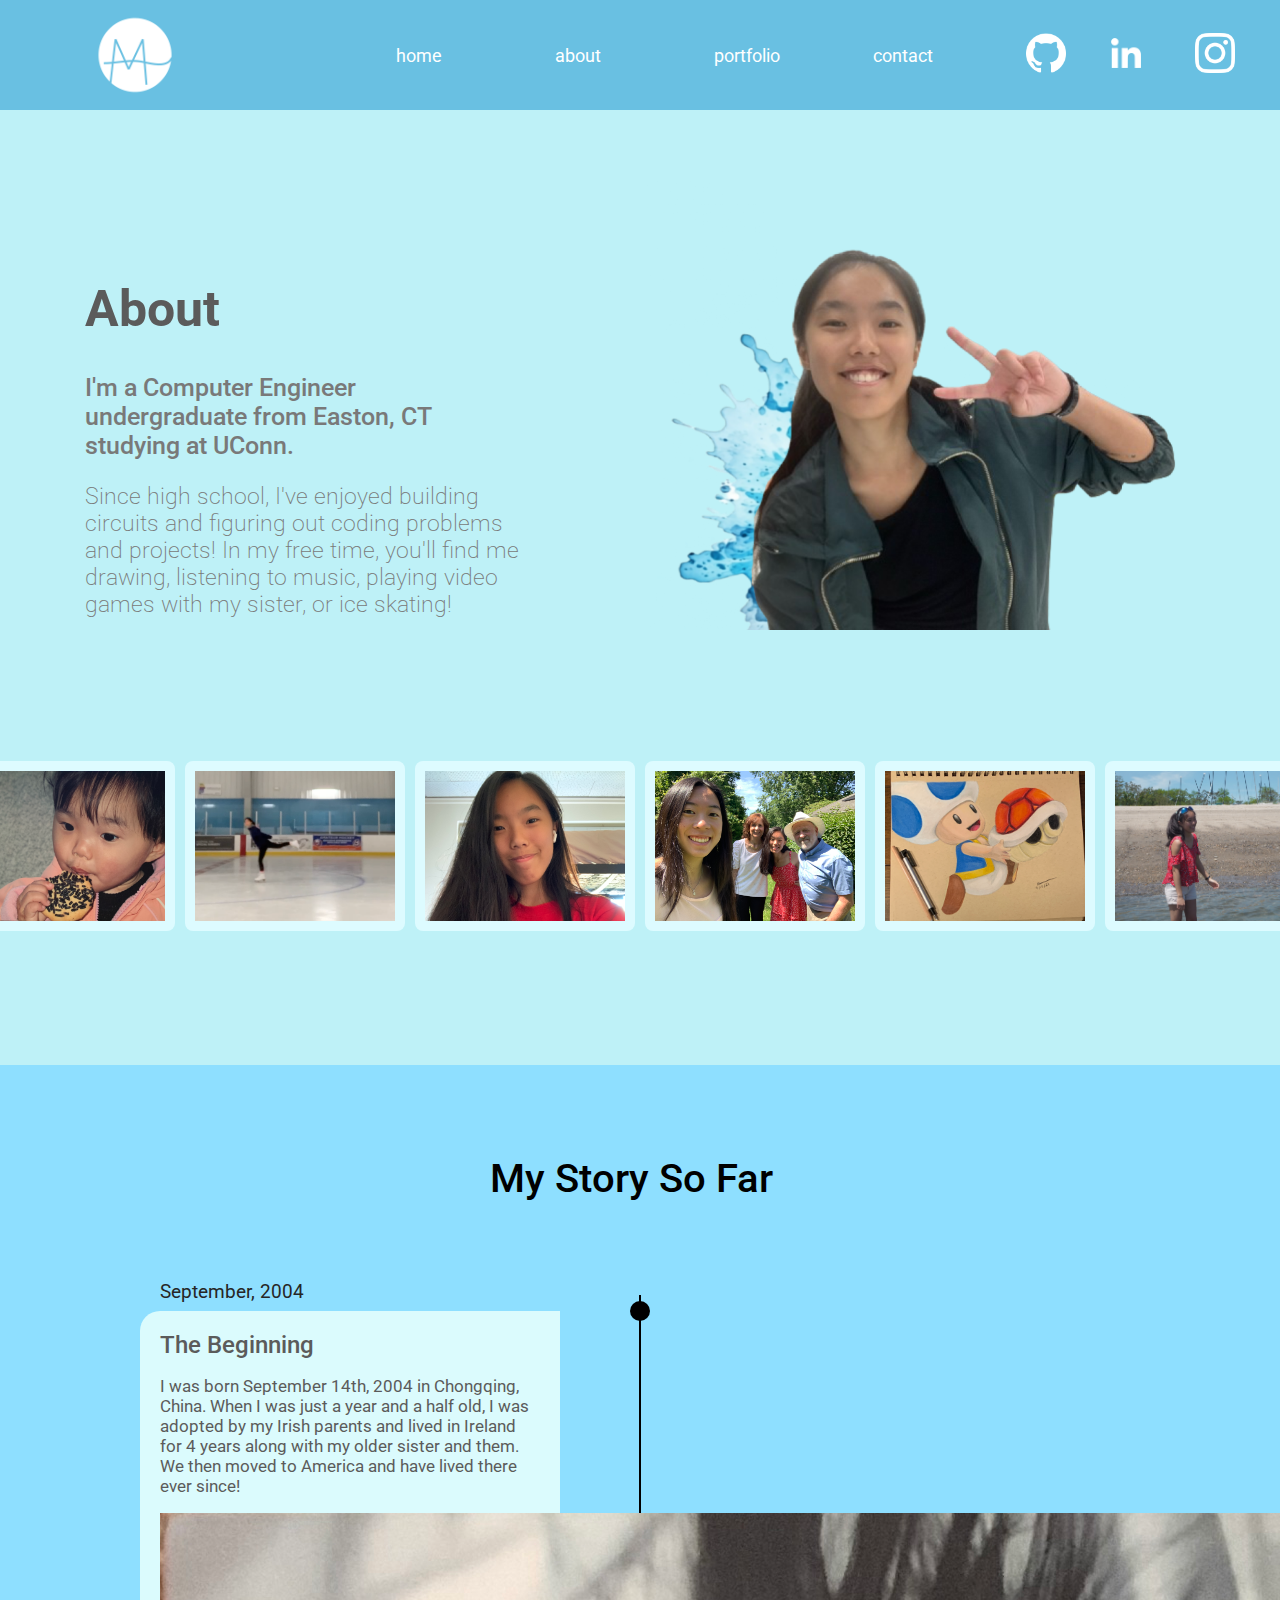
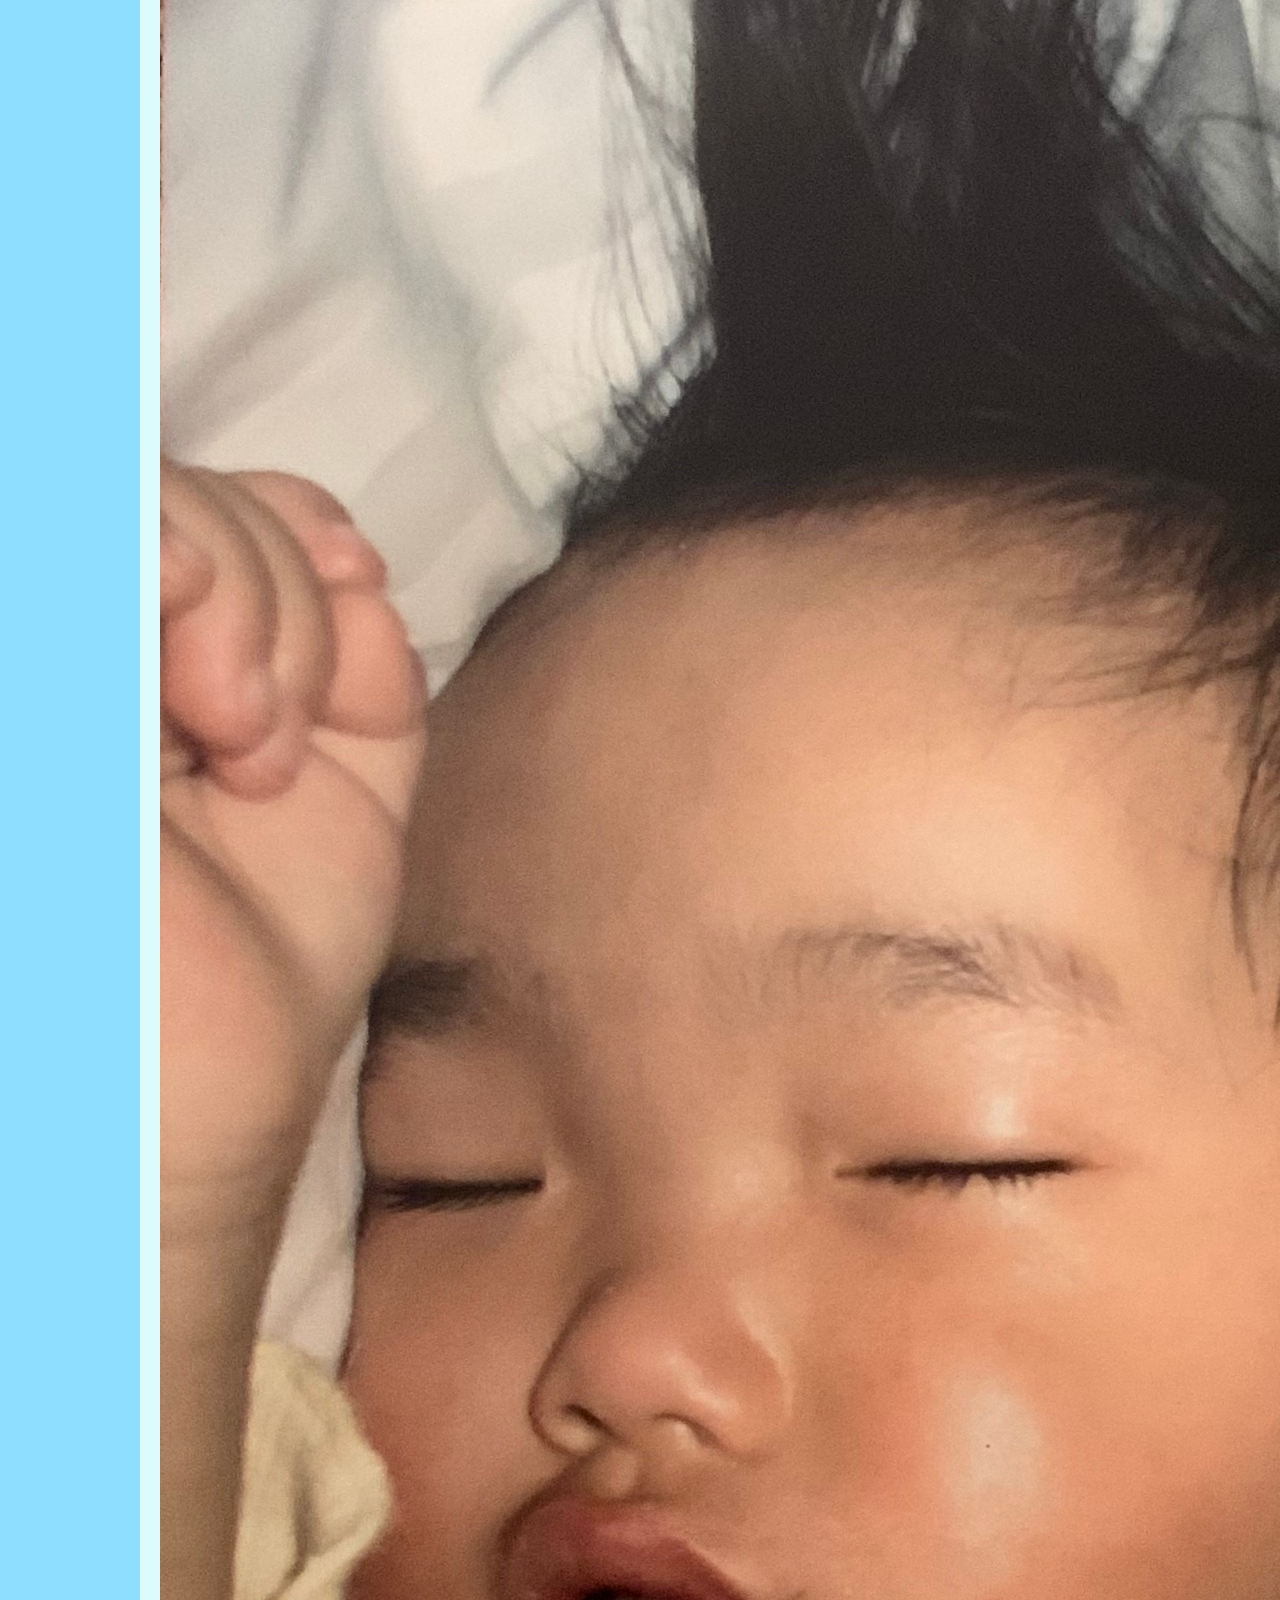
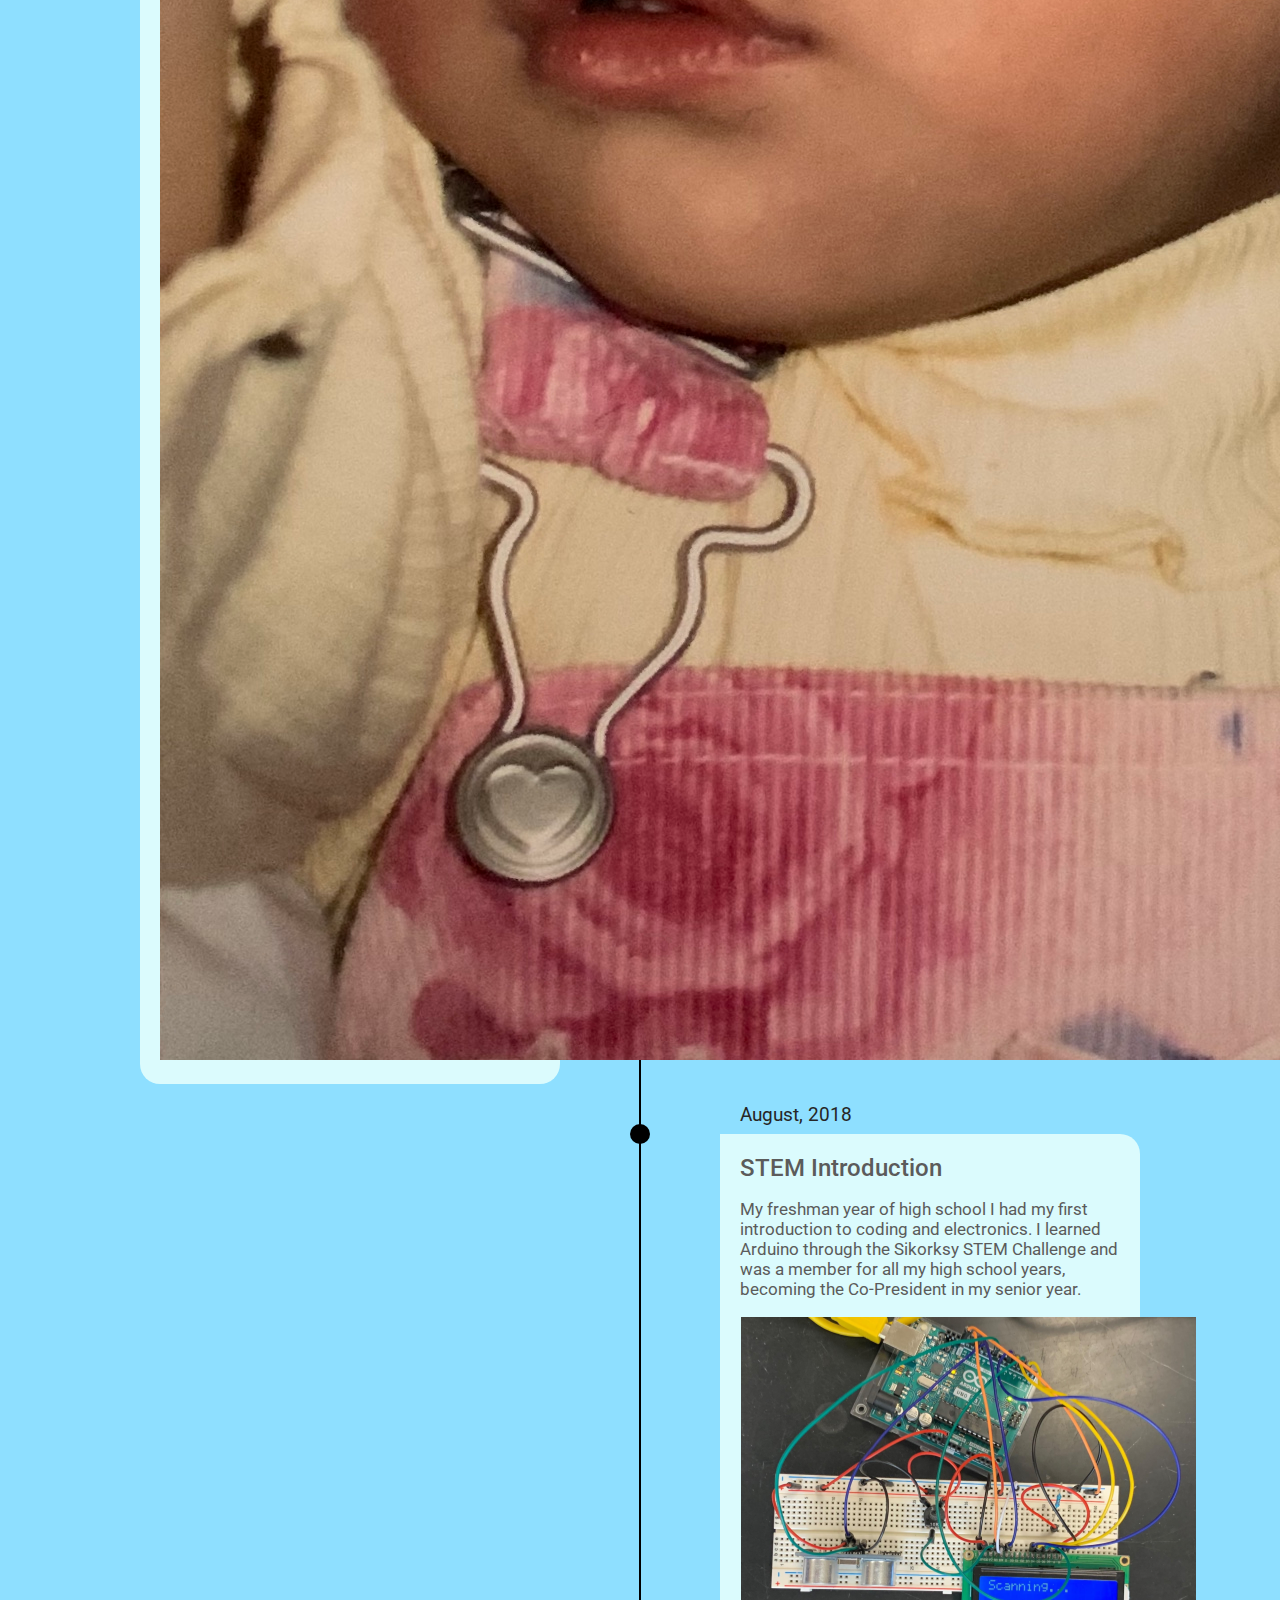
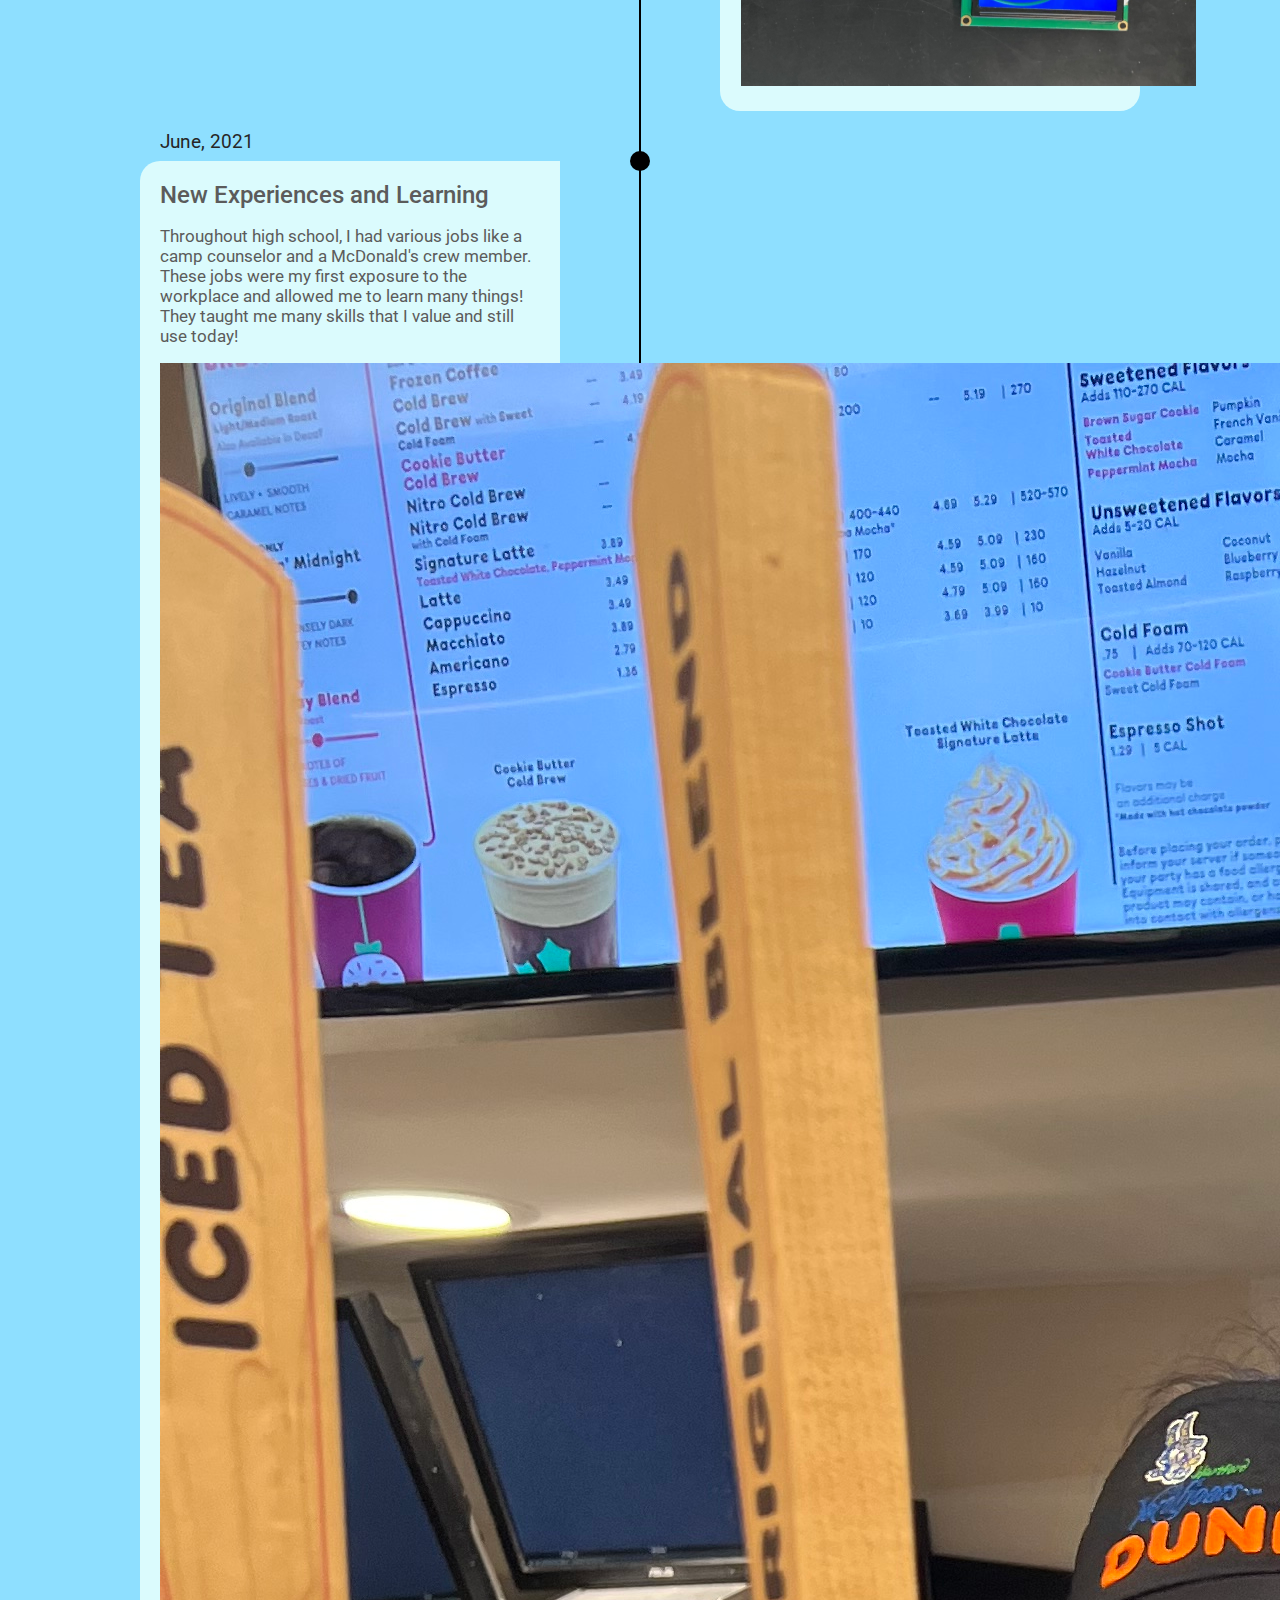
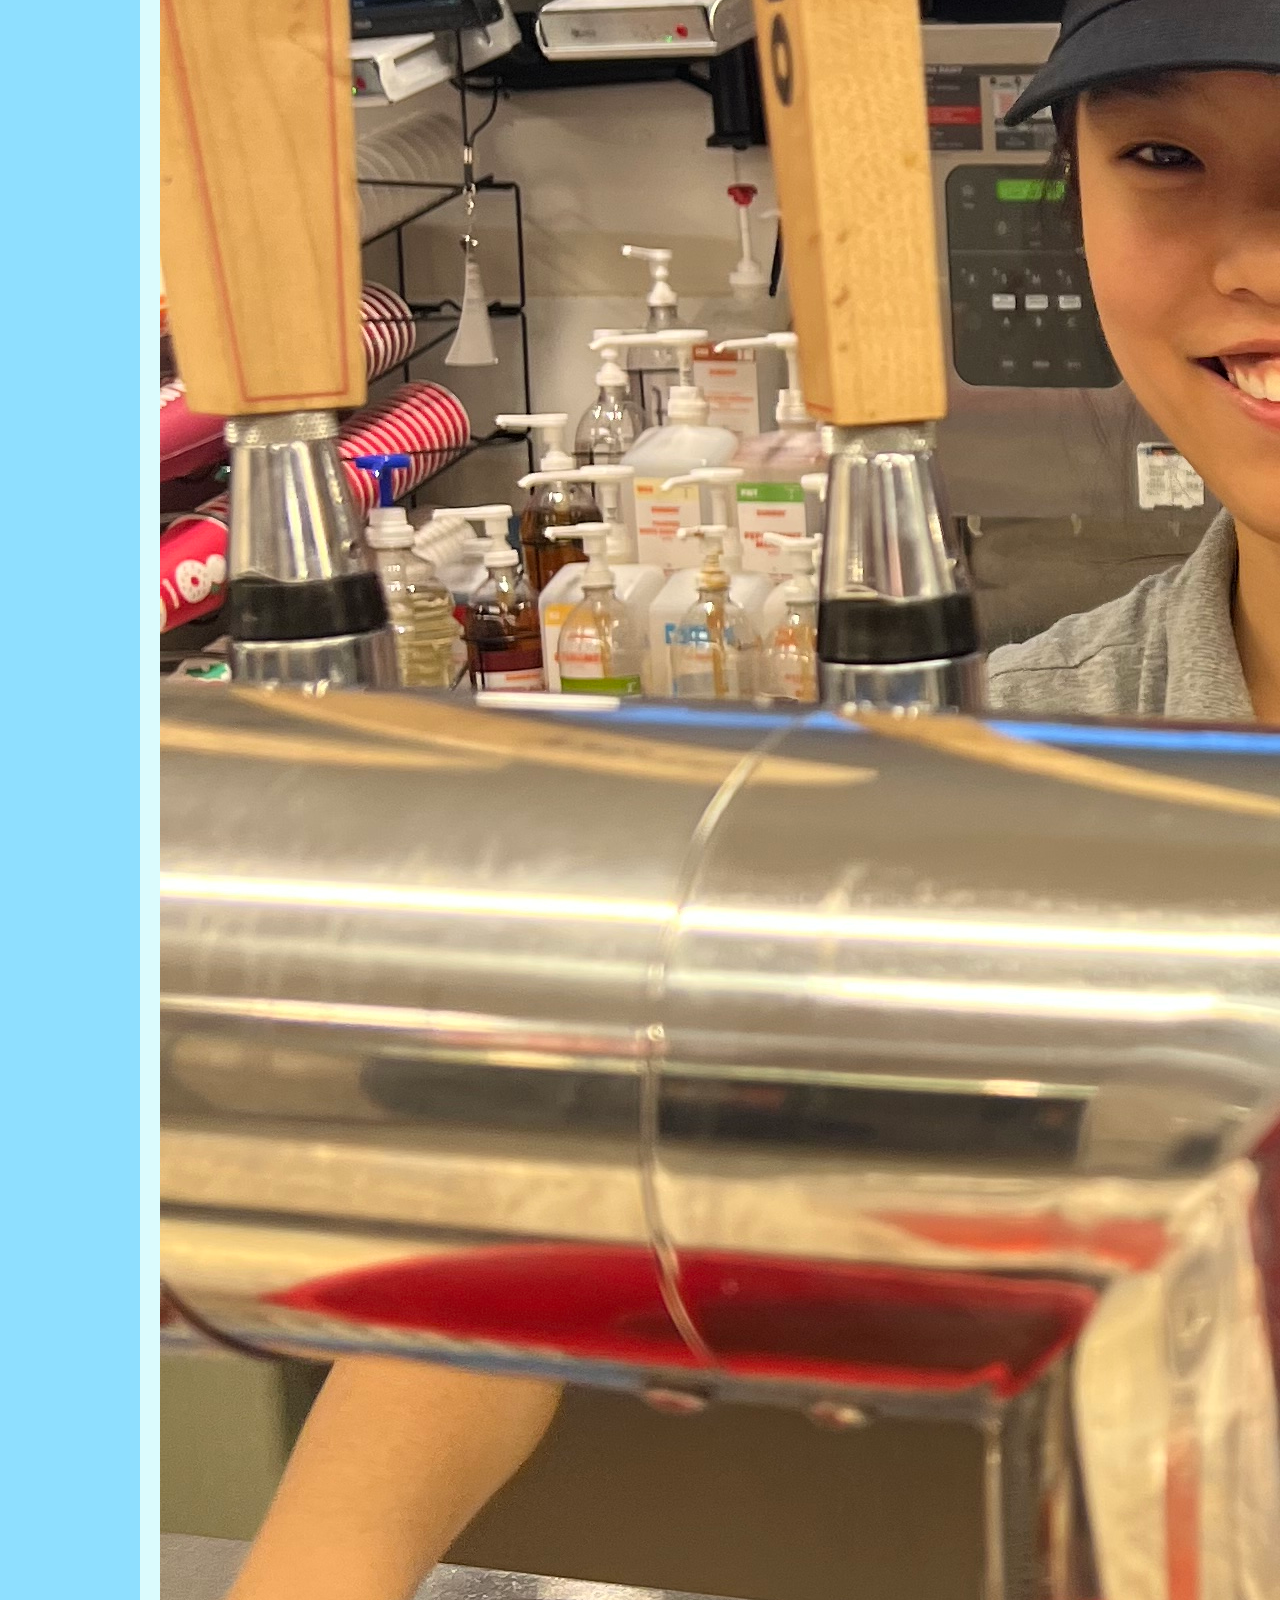
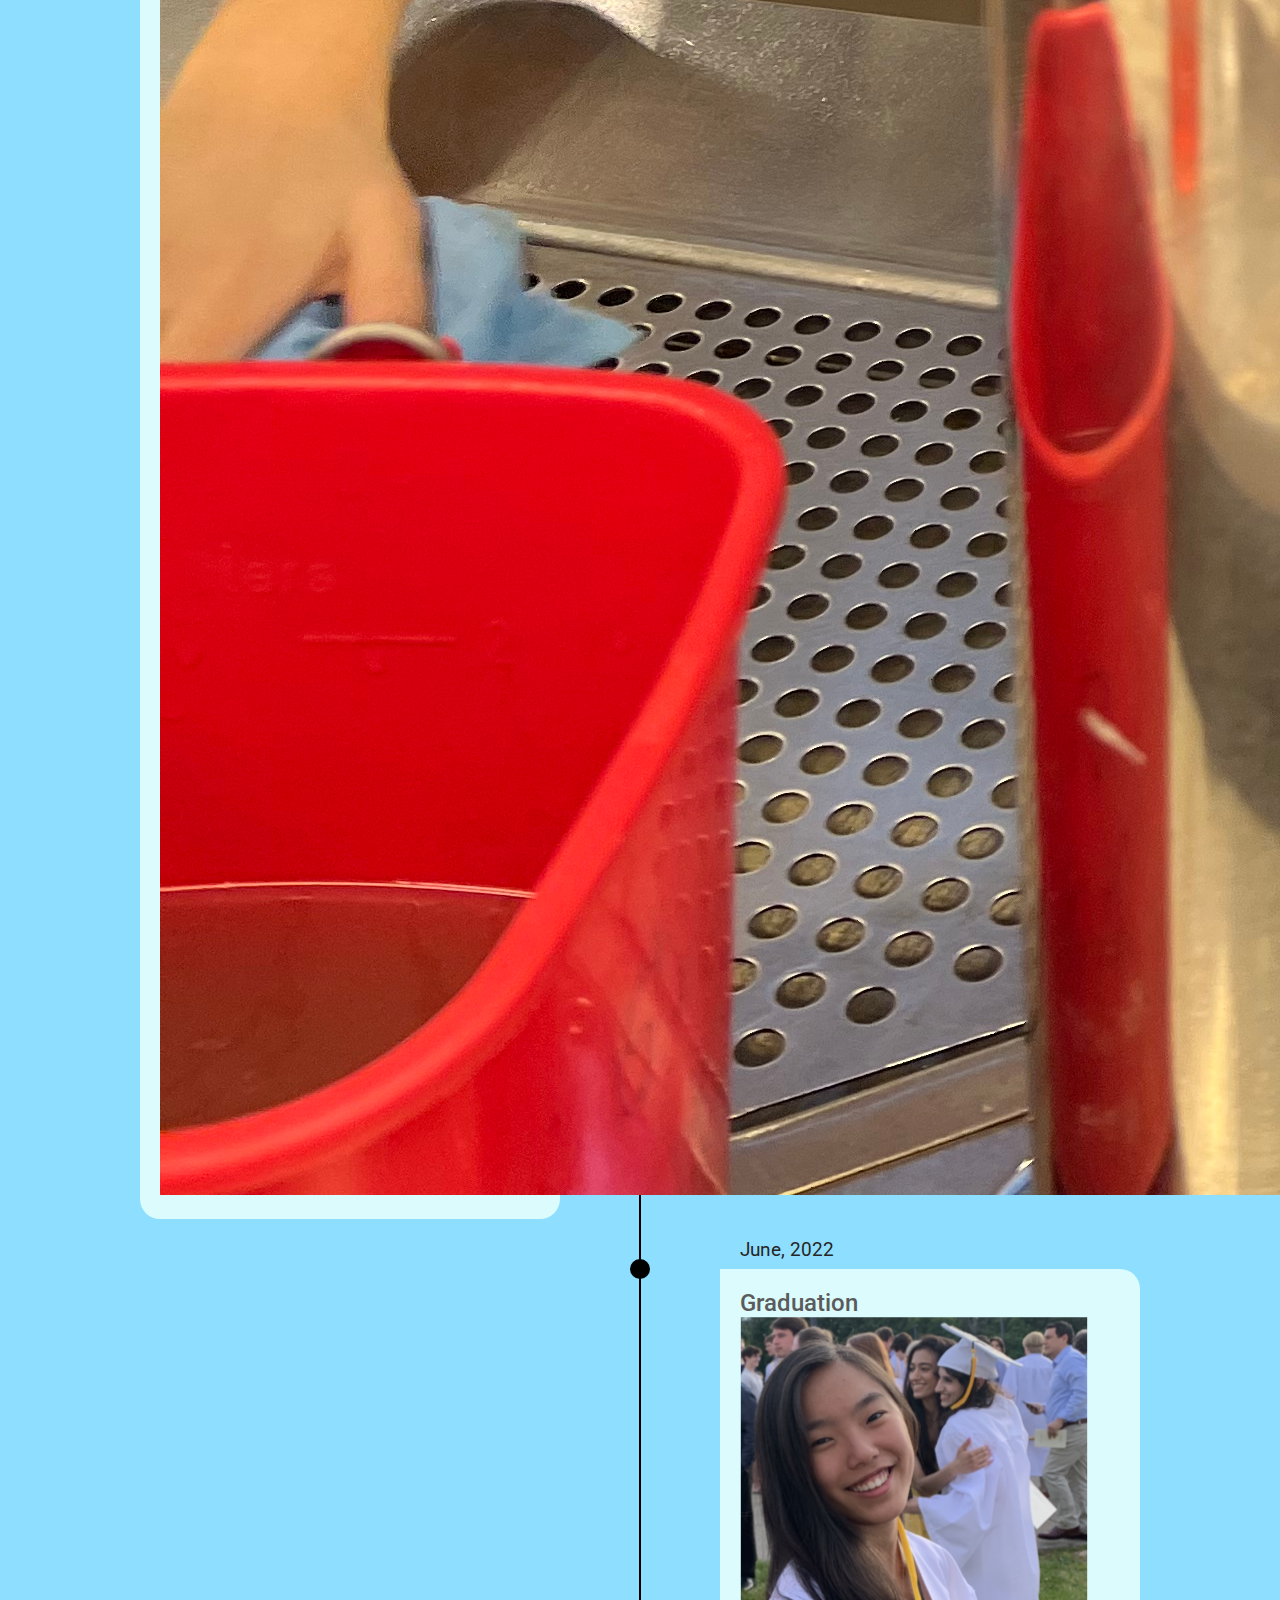
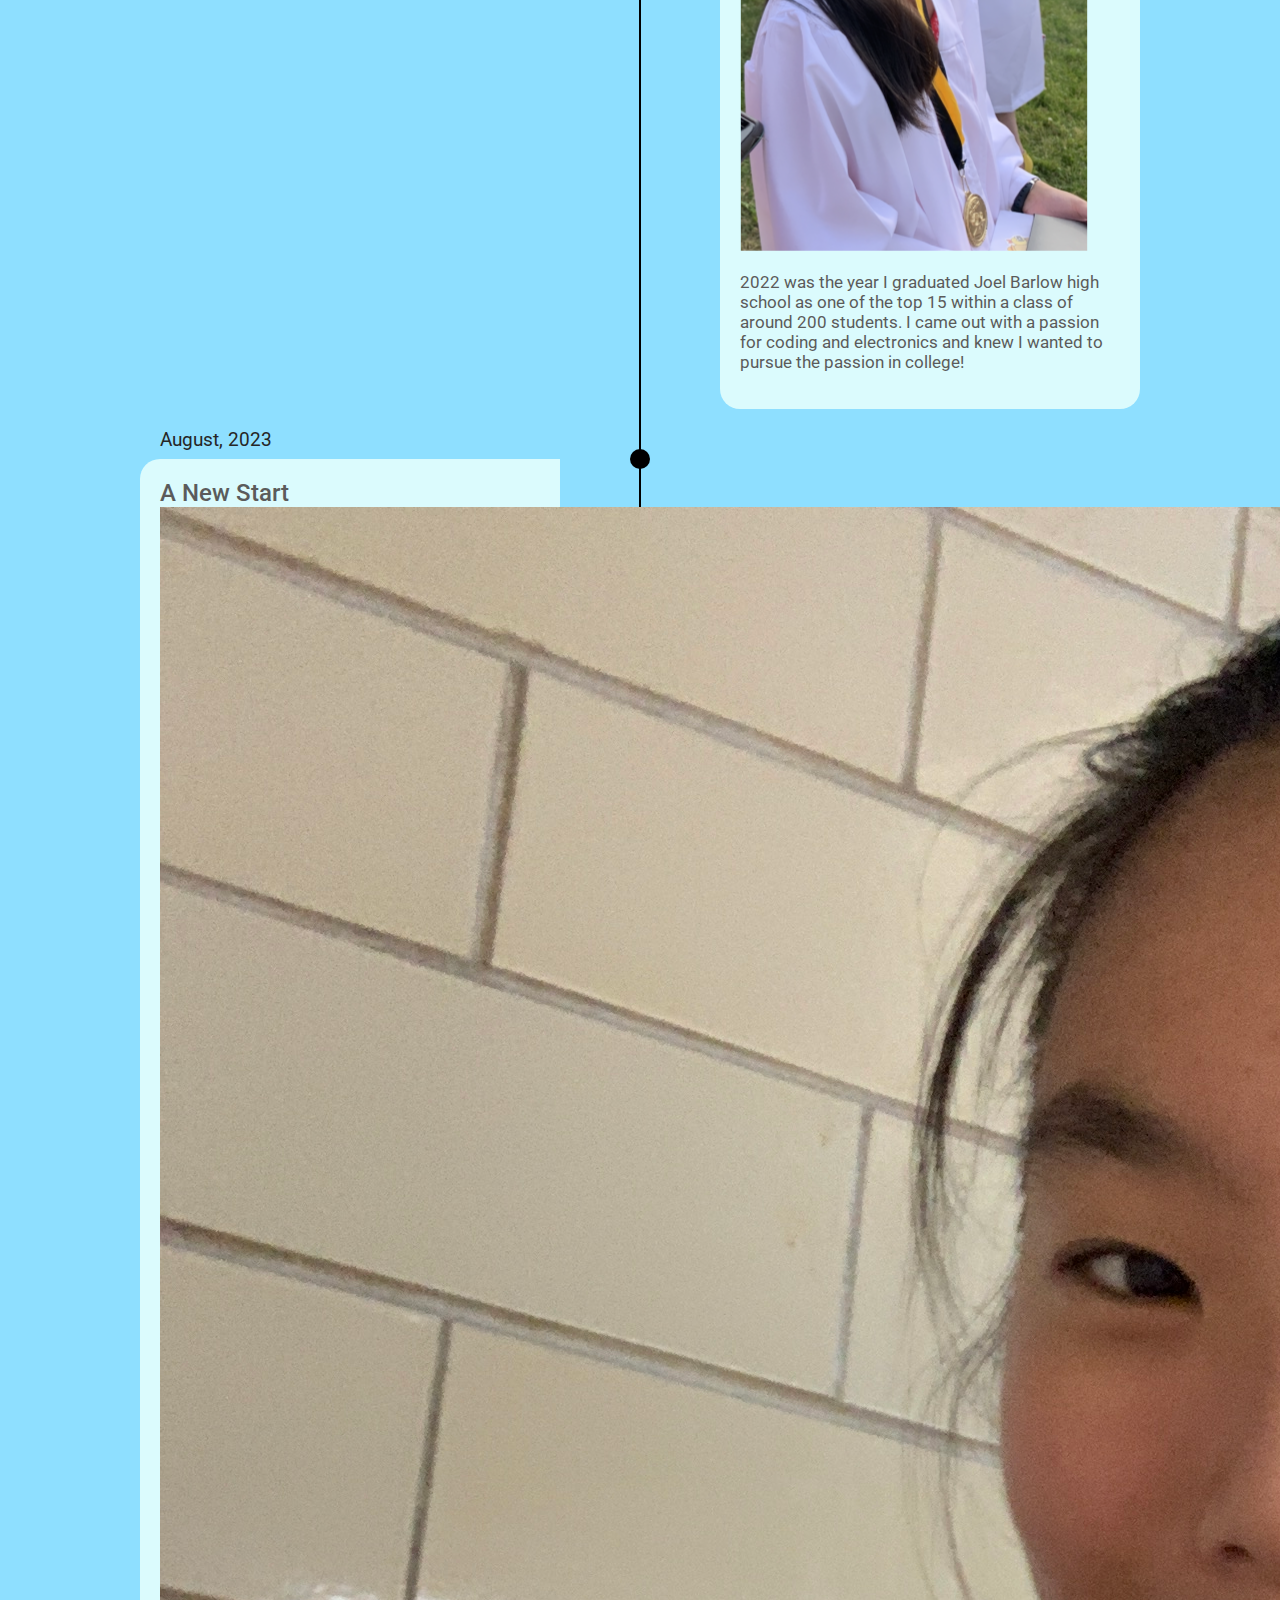
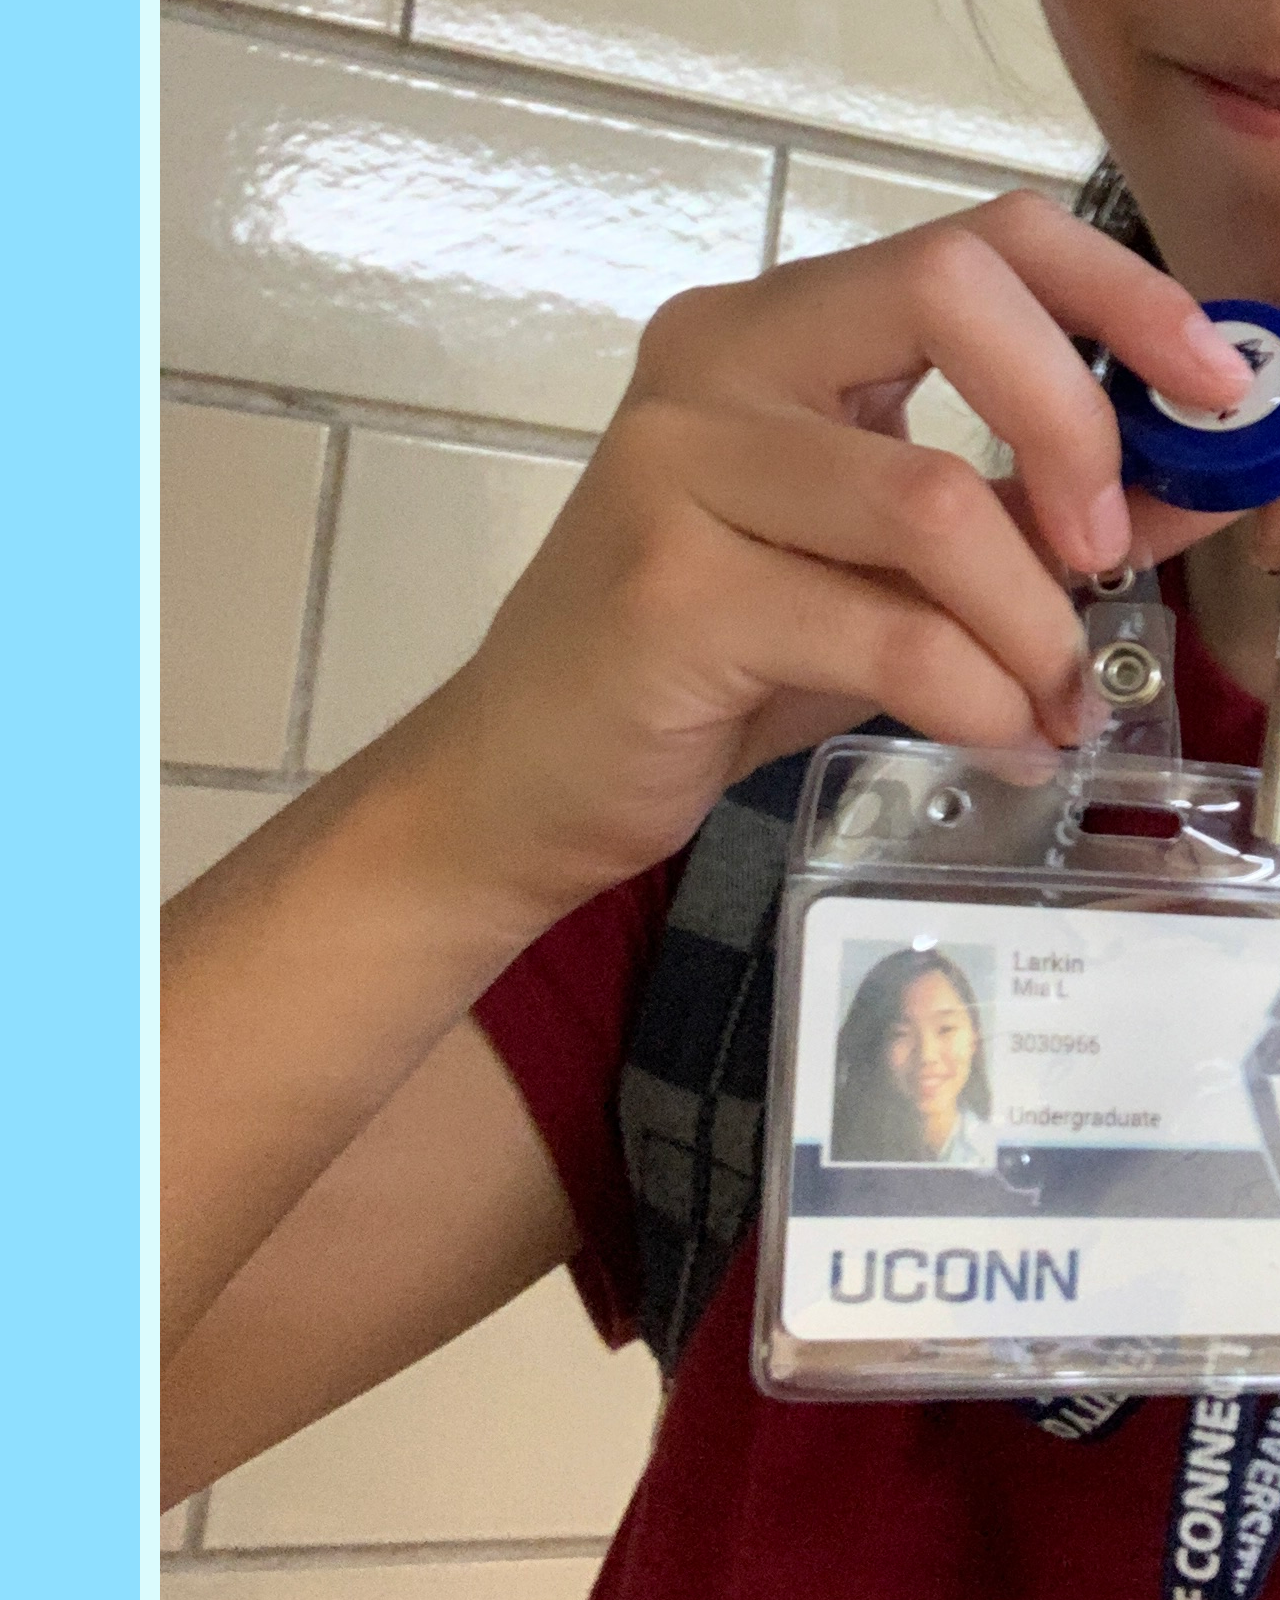
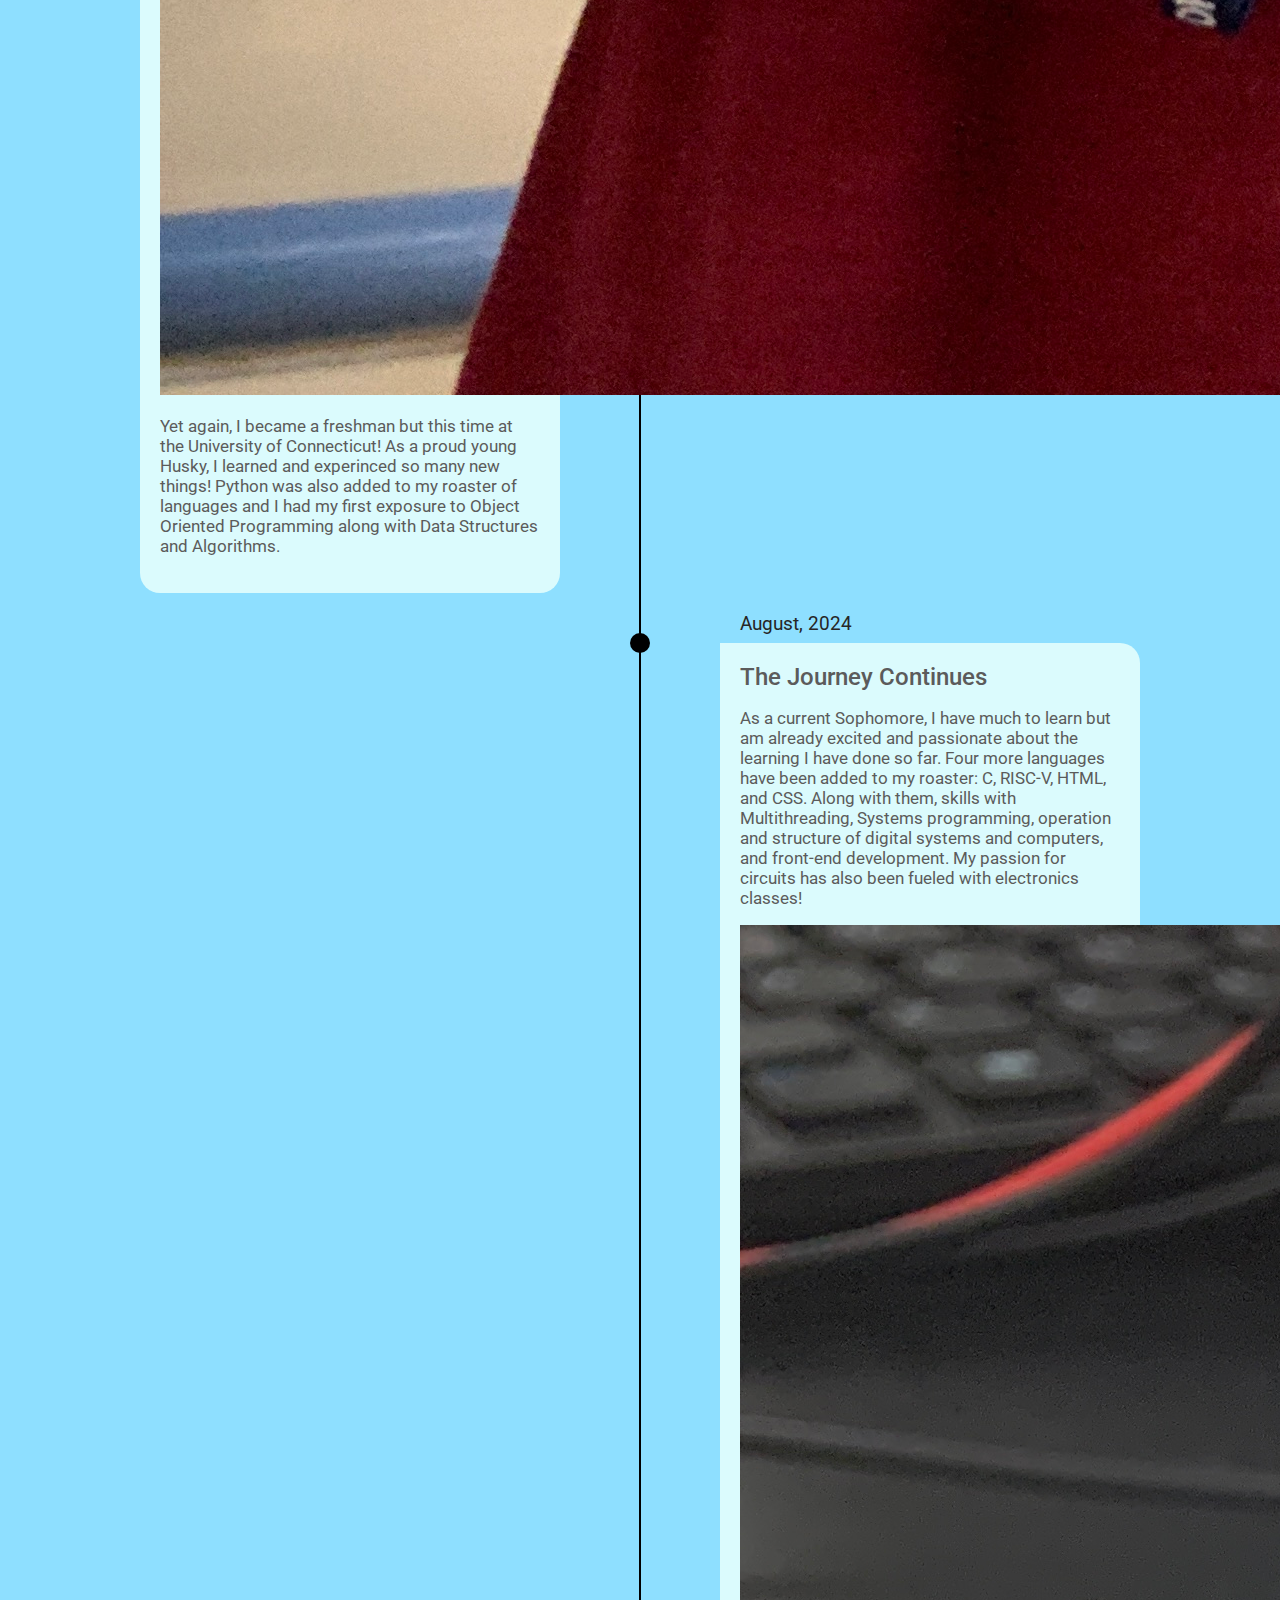
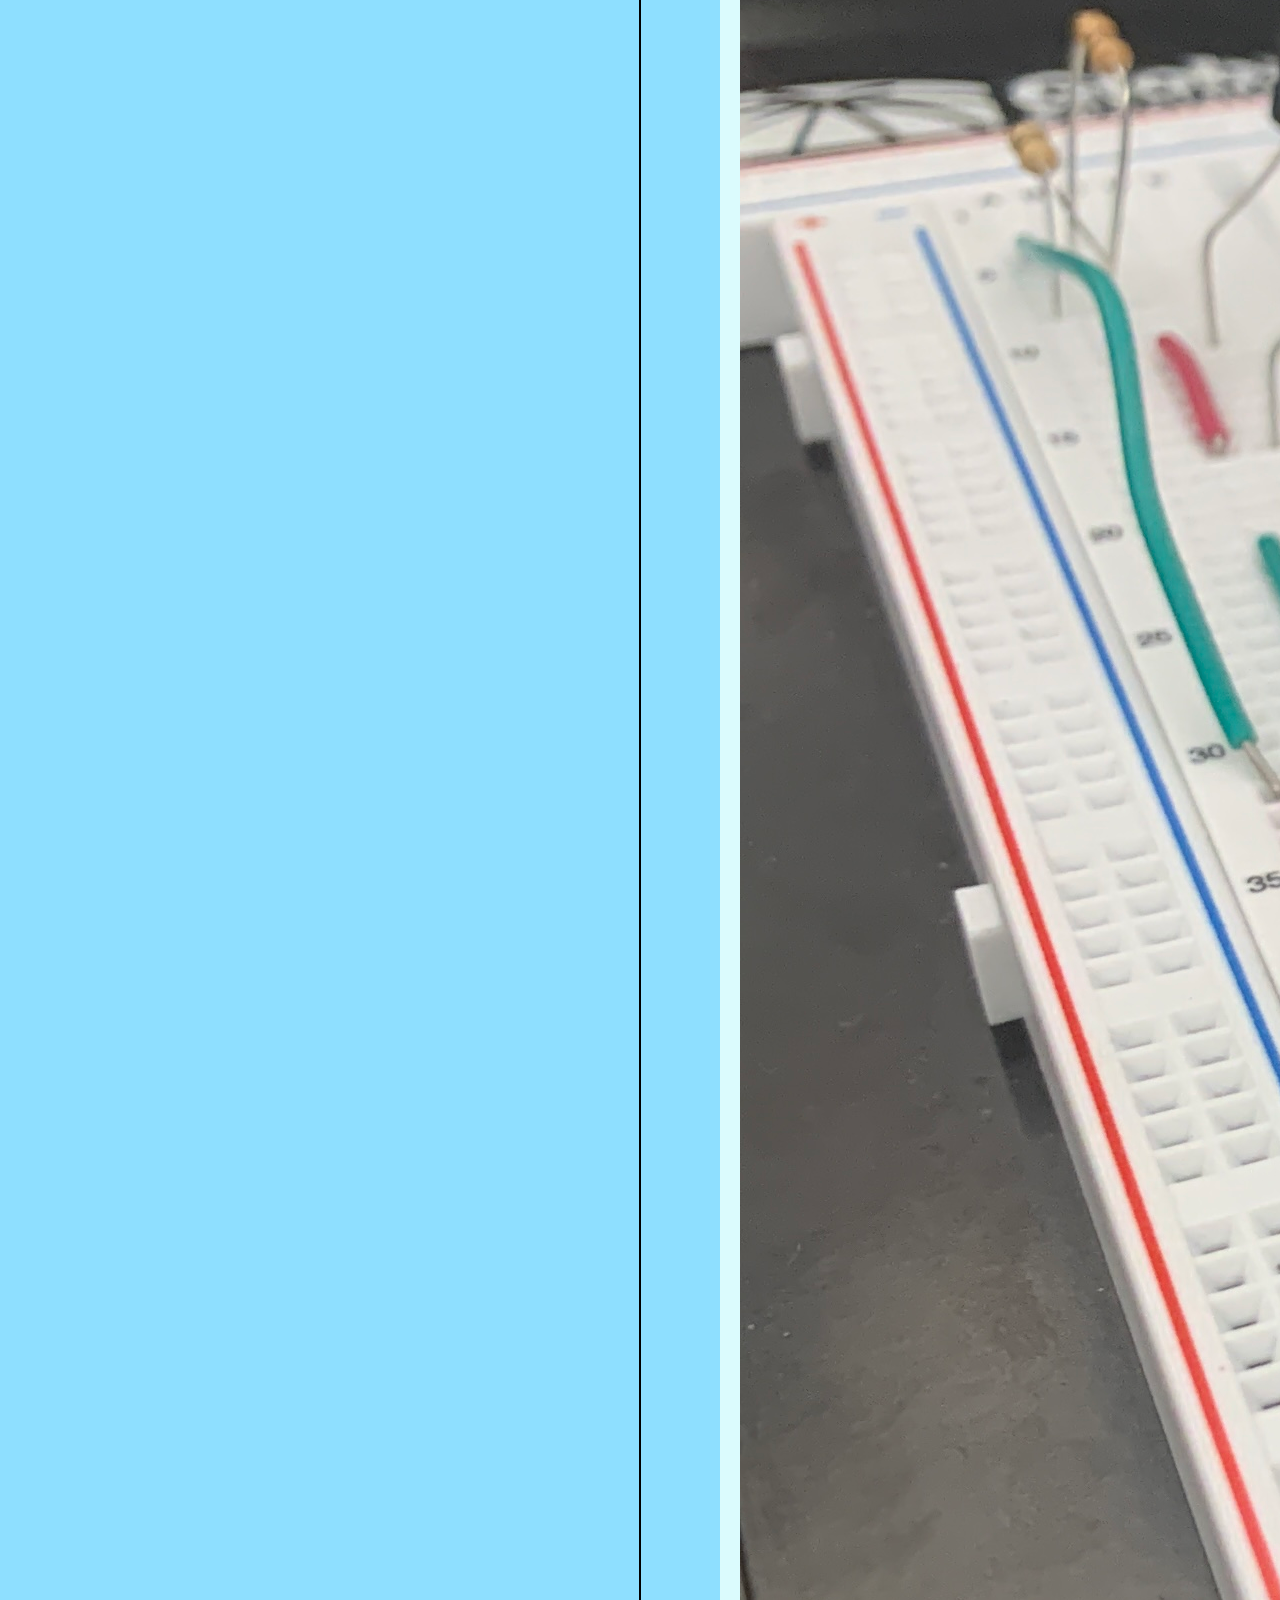
<file: about.html>
<!--
About Page of the Website HTML
-->


<!DOCTYPE html>
<html>
  <head>
    <title>Mia Larkin | About</title>
    <link rel="preconnect" href="https://fonts.googleapis.com">
    <link rel="preconnect" href="https://fonts.gstatic.com" crossorigin>
    <link href="https://fonts.googleapis.com/css2?family=Roboto:wght@400;500;700&display=swap" rel="stylesheet">
    <link rel="stylesheet" href="about.css">
  </head>
  <body class="body">




    <!-- 
        This creates a toolbar that sits at the header of the website
        Created using a grid 
      -->
    <div class="header">
      <div class="toolbar">
        <a href="home.html">
          <div>
            <image class="logo" src="toolbar-images/logo.png">
          </div>
        </a>
        <a href="home.html">
          <div>
            <button class="home-b">
              home
            </button>
          </div>
        </a>
        <a href="about.html">
          <div>
            <button class="about-b">
              about 
            </button>
          </div>
        </a>
        <a href="portfolio.html">
          <div>
            <button class="portfolio-b">
              portfolio
            </button>
          </div>
        </a>
        <a href="contact.html">
          <div>
            <button class="contact-b">
              contact
            </button>
          </div>
        </a>
          <div>
            <a href="https://github.com/mialarkin14" target="_blank">
              <image class="git-logo" src="toolbar-images/git-logo.png"></image>
            </a>
          </div>
        <div>
          <a href="https://www.linkedin.com/in/mia-larkin-4885b0250/" target="_blank">
            <image class="link-logo" src="toolbar-images/link-logo.png"></image>
          </a>
        </div>
        <div>
          <a href="https://www.instagram.com/shadowillusion14/" target="_blank">
            <image class="insta-logo" src="toolbar-images/insta-logo.png"></image>
          </a>
        </div>
      </div>
    </div>






    <!--
      This creates the introduction text for the about me
    -->
    <div class="about-intro">
      <div class="about-intro-grid">
        <div class="vert-about-grid">
          <div>
            <p class="about-title">
              About
            </p>
          </div>
          <div>
            <p class="about-blurb">
              I'm a Computer Engineer undergraduate from Easton, CT studying at UConn.
            </p>
          </div>
          <div>
            <p class="about-summary">
              Since high school, I've enjoyed building circuits and figuring out coding problems and projects! In my free time, you'll find me drawing, listening to music, playing video games with my sister, or ice skating!
            </p>
          </div>
        </div>  
        <div class="abt-imag">
          <image class="about-image" src="about-images/about.png"></image>
        </div>
      </div>
    </div>





    <!--
      This creates the about me images
    -->
    <div class="fun-images">
      <div class="fun-images-grid">
        <div>
          <image class="fun-image" src="about-images/cookie.jpg"></image>
        </div>
        <div>
          <image class="fun-image" src="about-images/skating.png"></image>
        </div>
        <div>
          <image class="fun-image-me" src="about-images/me.jpg"></image>
        </div>
        <div>
          <image class="fun-image" src="about-images/family.jpg"></image>
        </div>
        <div>
          <image class="fun-image" src="about-images/drawing.jpg"></image>
        </div>
        <div>
          <image class="fun-image" src="about-images/sea.jpg"></image>
        </div>
      </div>
    </div>





    <!--
      This creates a timeline of my story so far
    -->
    <div class="timeline-container"> 
      <div class="timeline">
        <div class="timeline-title">
          <p>
            My Story So Far
          </p>
        </div>
        <ul>
          <li>
            <div class="timeline-info">
              <p class="date">
                September, 2004
              </p>
              <p class="title">
                The Beginning 
              </p>
              <div class="beginning-grid">
                <div>
                  <p class="paragraph">
                    I was born September 14th, 2004 in Chongqing, China. When I was just a year and a half old, 
                    I was adopted by my Irish parents and lived in Ireland for 4 years along with my older sister and them. 
                    We then moved to America and have lived there ever since!
                  </p>  
                </div>
                <div class="beginning-container">
                  <image src="about-images/beginning.jpeg"></image>
                </div>
              </div>
              
          </li>
          <li>
            <div class="timeline-info">
              <p class="date">
                August, 2018
              </p>
                <p class="title">
                  STEM Introduction
                </p>
            <div class="STEM-grid">
              <div>
                <p class="paragraph">
                  My freshman year of high school I had my first introduction to coding and electronics. 
                  I learned Arduino through the Sikorksy STEM Challenge and was a member for all my high school years, 
                  becoming the Co-President in my senior year.
                </p>
              </div>
              <div class="arduino-container">
                <image src="about-images/arduino.png"></image>
              </div>
            </div>
              
            </div>
          </li>
          <li>
            <div class="timeline-info">
              <p class="date">
                June, 2021
              </p>
              <p class="title">
                New Experiences and Learning
              </p>
              <div class="working-grid">
                <div>
                  <p class="paragraph">
                    Throughout high school, I had various jobs like a camp counselor and a McDonald's crew member. 
                    These jobs were my first exposure to the workplace and allowed me to learn many things! 
                    They taught me many skills that I value and still use today!
                  </p>
                </div>
                <div class="working-container">
                  <image src="about-images/dunkin.jpeg"></image>
                </div>
              </div>
            </div>
          </li>
          <li>
            <div class="timeline-info">
              <p class="date">
                June, 2022
              </p>
              <p class="title">
                Graduation
              </p>
              <div class="graduation-grid">
                <div class="graduation-container">
                  <image src="about-images/graduation.png"></image>
                </div>
                <div>
                  <p class="paragraph">
                    2022 was the year I graduated Joel Barlow high school as one of the top 15 within a class of around 200 students. 
                    I came out with a passion for coding and electronics and knew I wanted to pursue the passion in college!  
                  </p> 
                </div>
              </div>
            </div>
          </li>
          <li>
            <div class="timeline-info">
              <p class="date">
                August, 2023
              </p>
              <p class="title">
                  A New Start
              </p>
              <div class="freshman-grid">
                <div  class="freshman-container">
                  <image src="about-images/freshman.jpg"></image>
                </div>
                <div>
                  <p class="paragraph">
                    Yet again, I became a freshman but this time at the University of Connecticut! As a proud young Husky, I 
                    learned and experinced so many new things! Python was also added to my roaster of languages and I had my first
                    exposure to Object Oriented Programming along with Data Structures and Algorithms. 
                  </p>
                </div>
              </div>
            </div>
          </li>
          <li>
            <div class="timeline-info">
              <p class="date">
                August, 2024
              </p>
              <p class="title">
                  The Journey Continues
              </p>
              <div class="sophomore-grid">
                <div>
                  <p class="paragraph">
                    As a current Sophomore, I have much to learn but am already excited and passionate about the learning I have done so far. 
                    Four more languages have been added to my roaster: C, RISC-V, HTML, and CSS. Along with them, skills with Multithreading, 
                    Systems programming, operation and structure of digital systems and computers, and front-end development. My passion for circuits 
                    has also been fueled with electronics classes!    
                  </p>
                </div>
                <div  class="sophomore-container">
                  <image src="about-images/sophomore.jpg"></image>
                </div>
              </div>
            </div>
          </li>
        </ul>
      </div>
    </div> 





    <!--
      This creates the random facts section
    -->
    <div>
      <div class="random-facts">
        <div class="gudetama-about">
          <image src="about-images/gudetama-about.png"></image>
        </div>
        <div>
          <p class="rand-title">
            Random Facts
          </p>
          <ul>
            <li>
              <p class="random-facts-text">
                I'm a big foodie and love spicy food 
              </p>
            </li>
            <li>
              <p class="random-facts-text">
                Listening to music and playing video games relaxes me
              </p>
            </li>
            <li>
              <p class="random-facts-text">
                Drawing is one of my hobbies
              </p>
            </li>
            <li>
              <p class="random-facts-text">
                I have a healthy love for Gudetama (The egg guy on the left)
              </p>
            </li>
            <li>
              <p class="random-facts-text">
                I've played violin since I was 7 years old 
              </p>
            </li>
            <li>
              <p class="random-facts-text">
                My favorite chips are Monster Munch from my childhood in Ireland
              </p>
            </li>
            <li>
              <p class="random-facts-text">
                I've never broken a bone
              </p>
            </li>
          </ul>
        </div>
      </div>
    </div>





    <!-- 
        This creates a fun brain inforaphic
      -->
      <div class="brain-text">
        <p class="actual-brain-text">
          What You'll Probably Find Me Thinking About . . . 
        </p>
      </div>
      <div class="brain">
        <image src="about-images/brain.png"></image>
      </div>
     


    <!--
        This creates the Concrete Canoe section
    -->
      <div class="concrete-canoe-container">
        <div class="concrete-canoe-grid">
          <div>
            <p class="passionate">
              A Project I'm Proud Of:
            </p>
            <p class="concrete-canoe-blurb">
              As the Vice-President of UConn's Concrete Canoe, I'm very involved and passionate about the club! In the club,
              we make a canoe out of concrete (yes it does float)! Furthermore, there is an professional design paper write-up, a panel presentation,
              and a rowing competition where we compete as part of the Northeast Student Symposium!
            </p>
            <a style="text-decoration: none" href="portfolio/concrete-canoe.html">
              <p class="concrete-learn-more">
                Learn More... __________________
              </p>
            </a>
          </div>
          <div class="canoe-container">
            <image class="canoe", src="about-images/concrete-canoe.jpeg"></image>
          </div>
        </div>
      </div>







    <!-- 
        This creates a quick-access part of the footer of the website
        Created using a grid 
      -->
    <div class="footer">
        <div class="quick-access">
          <div>
            <a href="home.html">
              <image class="logo" src="toolbar-images/logo.png"></image>
            </a>
          </div>
          <div class="quick-links-grid">
            <div>
              <a style="text-decoration: none" href="home.html">
                <p class="quick-link-text">
                  home
                </p>
              </a>
            </div>
            <div>
              <a style="text-decoration: none" href="portfolio/code.html">
                <p class="quick-link-text">
                  code
                </p>
              </a>
            </div>
            <div>
              <a style="text-decoration: none" href="https://github.com/mialarkin14" target="_blank">
                <p class="quick-link-text">
                  github
                </p>
              </a>
            </div>
            <div>
              <a style="text-decoration: none" href="about.html">
                <p class="quick-link-text">
                  about
                </p>
              </a>
            </div>
            <div>
              <a style="text-decoration: none" href="portfolio/electronics.html">
                <p class="quick-link-text">
                  electronics
                </p>
              </a>
            </div>
            <div>
              <a style="text-decoration: none" href="https://www.linkedin.com/in/mia-larkin-4885b0250/" target="_blank">
                <p class="quick-link-text">
                  linkedin
                </p>
              </a>
            </div>
            <div>
              <a style="text-decoration: none" href="portfolio.html">
                <p class="quick-link-text">
                  portfolio
                </p>
              </a>
            </div>
            <div>
              <a style="text-decoration: none" href="portfolio/drawings.html">
                <p class="quick-link-text">
                  drawings
                </p>
              </a>
            </div>
            <div>
              <a style="text-decoration: none" href="https://www.instagram.com/shadowillusion14/" target="_blank">
                <p class="quick-link-text">
                  instagram
                </p>
              </a>
            </div>
            <div>
              <a style="text-decoration: none" href="contact.html">
                <p class="quick-link-text">
                  contact
                </p>
              </a>
            </div>
            <div>
              <a style="text-decoration: none" href="portfolio/concrete-canoe.html">
                <p class="quick-link-text">
                  concrete canoe
                </p>
              </a>
            </div>
          </div>
        </div>
      </div>
  
    </body>
  </html>
</file>
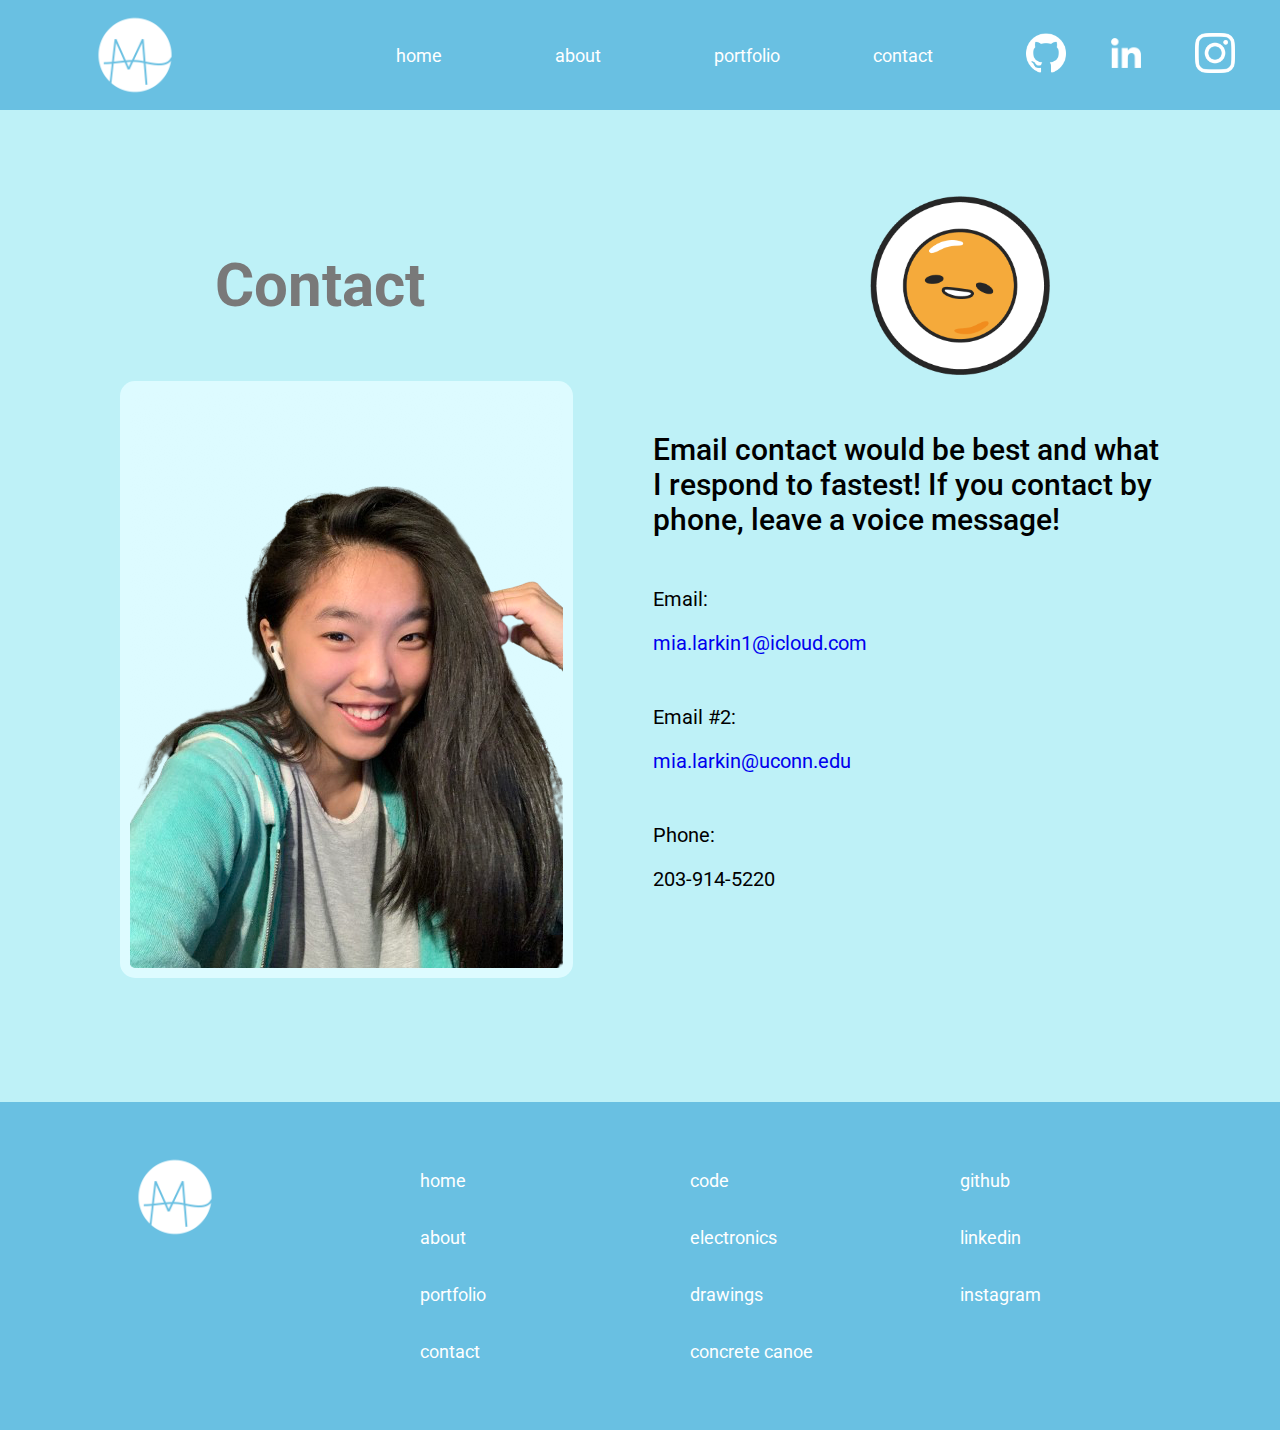
<file: contact.html>
<!DOCTYPE html>
<html>
  <head>
    <title>Mia Larkin | Contact</title>
    <link rel="preconnect" href="https://fonts.googleapis.com">
    <link rel="preconnect" href="https://fonts.gstatic.com" crossorigin>
    <link href="https://fonts.googleapis.com/css2?family=Roboto:wght@400;500;700&display=swap" rel="stylesheet">
    <link rel="stylesheet" href="contact.css">
  </head>
  <body class="body">


    <!-- 
        This creates a toolbar that sits at the header of the website
        Created using a grid 
      -->
    <div class="header">
      <div class="toolbar">
        <a href="home.html">
          <div>
            <image class="logo" src="toolbar-images/logo.png">
          </div>
        </a>
        <a href="home.html">
          <div>
            <button class="home-b">
              home
            </button>
          </div>
        </a>
        <a href="about.html">
          <div>
            <button class="about-b">
              about 
            </button>
          </div>
        </a>
        <a href="portfolio.html">
          <div>
            <button class="portfolio-b">
              portfolio
            </button>
          </div>
        </a>
        <a href="contact.html">
          <div>
            <button class="contact-b">
              contact
            </button>
          </div>
        </a>
          <div>
            <a href="https://github.com/mialarkin14" target="_blank">
              <image class="git-logo" src="toolbar-images/git-logo.png"></image>
            </a>
          </div>
        <div>
          <a href="https://www.linkedin.com/in/mia-larkin-4885b0250/" target="_blank">
            <image class="link-logo" src="toolbar-images/link-logo.png"></image>
          </a>
        </div>
        <div>
          <a href="https://www.instagram.com/shadowillusion14/" target="_blank">
            <image class="insta-logo" src="toolbar-images/insta-logo.png"></image>
          </a>
        </div>
      </div>
    </div>



    <!--
      This creates the intro of the concrete-canoe page
    -->
    <div class="contact-intro">
      <div class="intro-text">
        <p>
          Contact 
        </p>
      </div>
      <div class="gud-contact">
        <image src="gudetama-contact.png"></image>
      </div>
    </div>


    <!--
      This creates the actual contact information 
    -->
    <div class="contact">
      <div class="contact-img">
        <image src="contact.png"></image>
      </div>
      <div class="contact-text">
        <p1>
          Email contact would be best and what I respond to fastest! If you contact by phone, leave a voice message! 
        </p1>
        <p>
          Email:
        </p>
        <a style="text-decoration: none" href="mailto: mia.larkin1@icloud.com" target="_blank">
          <p2>
            mia.larkin1@icloud.com
          </p>
        </a>   
        <p>
          Email #2: 
        </p>
        <a style="text-decoration: none" href="mailto: mia.larkin@uconn.edu" target="_blank">
          <p2>
            mia.larkin@uconn.edu
          </p2>
        </a>
        <p>
          Phone: 
        </p>
        <p2>
          203-914-5220 
        </p2>
      </div>
    </div>




     
    <!-- 
        This creates a quick-access part of the footer of the website
        Created using a grid 
      -->
    <div class="footer">
        <div class="quick-access">
          <div>
            <a href="home.html">
              <image class="logo" src="toolbar-images/logo.png"></image>
            </a>
          </div>
          <div class="quick-links-grid">
            <div>
              <a style="text-decoration: none" href="home.html">
                <p class="quick-link-text">
                  home
                </p>
              </a>
            </div>
            <div>
              <a style="text-decoration: none" href="portfolio/code.html">
                <p class="quick-link-text">
                  code
                </p>
              </a>
            </div>
            <div>
              <a style="text-decoration: none" href="https://github.com/mialarkin14" target="_blank">
                <p class="quick-link-text">
                  github
                </p>
              </a>
            </div>
            <div>
              <a style="text-decoration: none" href="about.html">
                <p class="quick-link-text">
                  about
                </p>
              </a>
            </div>
            <div>
              <a style="text-decoration: none" href="portfolio/electronics.html">
                <p class="quick-link-text">
                  electronics
                </p>
              </a>
            </div>
            <div>
              <a style="text-decoration: none" href="https://www.linkedin.com/in/mia-larkin-4885b0250/" target="_blank">
                <p class="quick-link-text">
                  linkedin
                </p>
              </a>
            </div>
            <div>
              <a style="text-decoration: none" href="portfolio.html">
                <p class="quick-link-text">
                  portfolio
                </p>
              </a>
            </div>
            <div>
              <a style="text-decoration: none" href="portfolio/drawings.html">
                <p class="quick-link-text">
                  drawings
                </p>
              </a>
            </div>
            <div>
              <a style="text-decoration: none" href="https://www.instagram.com/shadowillusion14/" target="_blank">
                <p class="quick-link-text">
                  instagram
                </p>
              </a>
            </div>
            <div>
              <a style="text-decoration: none" href="contact.html">
                <p class="quick-link-text">
                  contact
                </p>
              </a>
            </div>
            <div>
              <a style="text-decoration: none" href="portfolio/concrete-canoe.html">
                <p class="quick-link-text">
                  concrete canoe
                </p>
              </a>
            </div>
          </div>
        </div>
      </div>
  
    </body>
  </html>
</file>
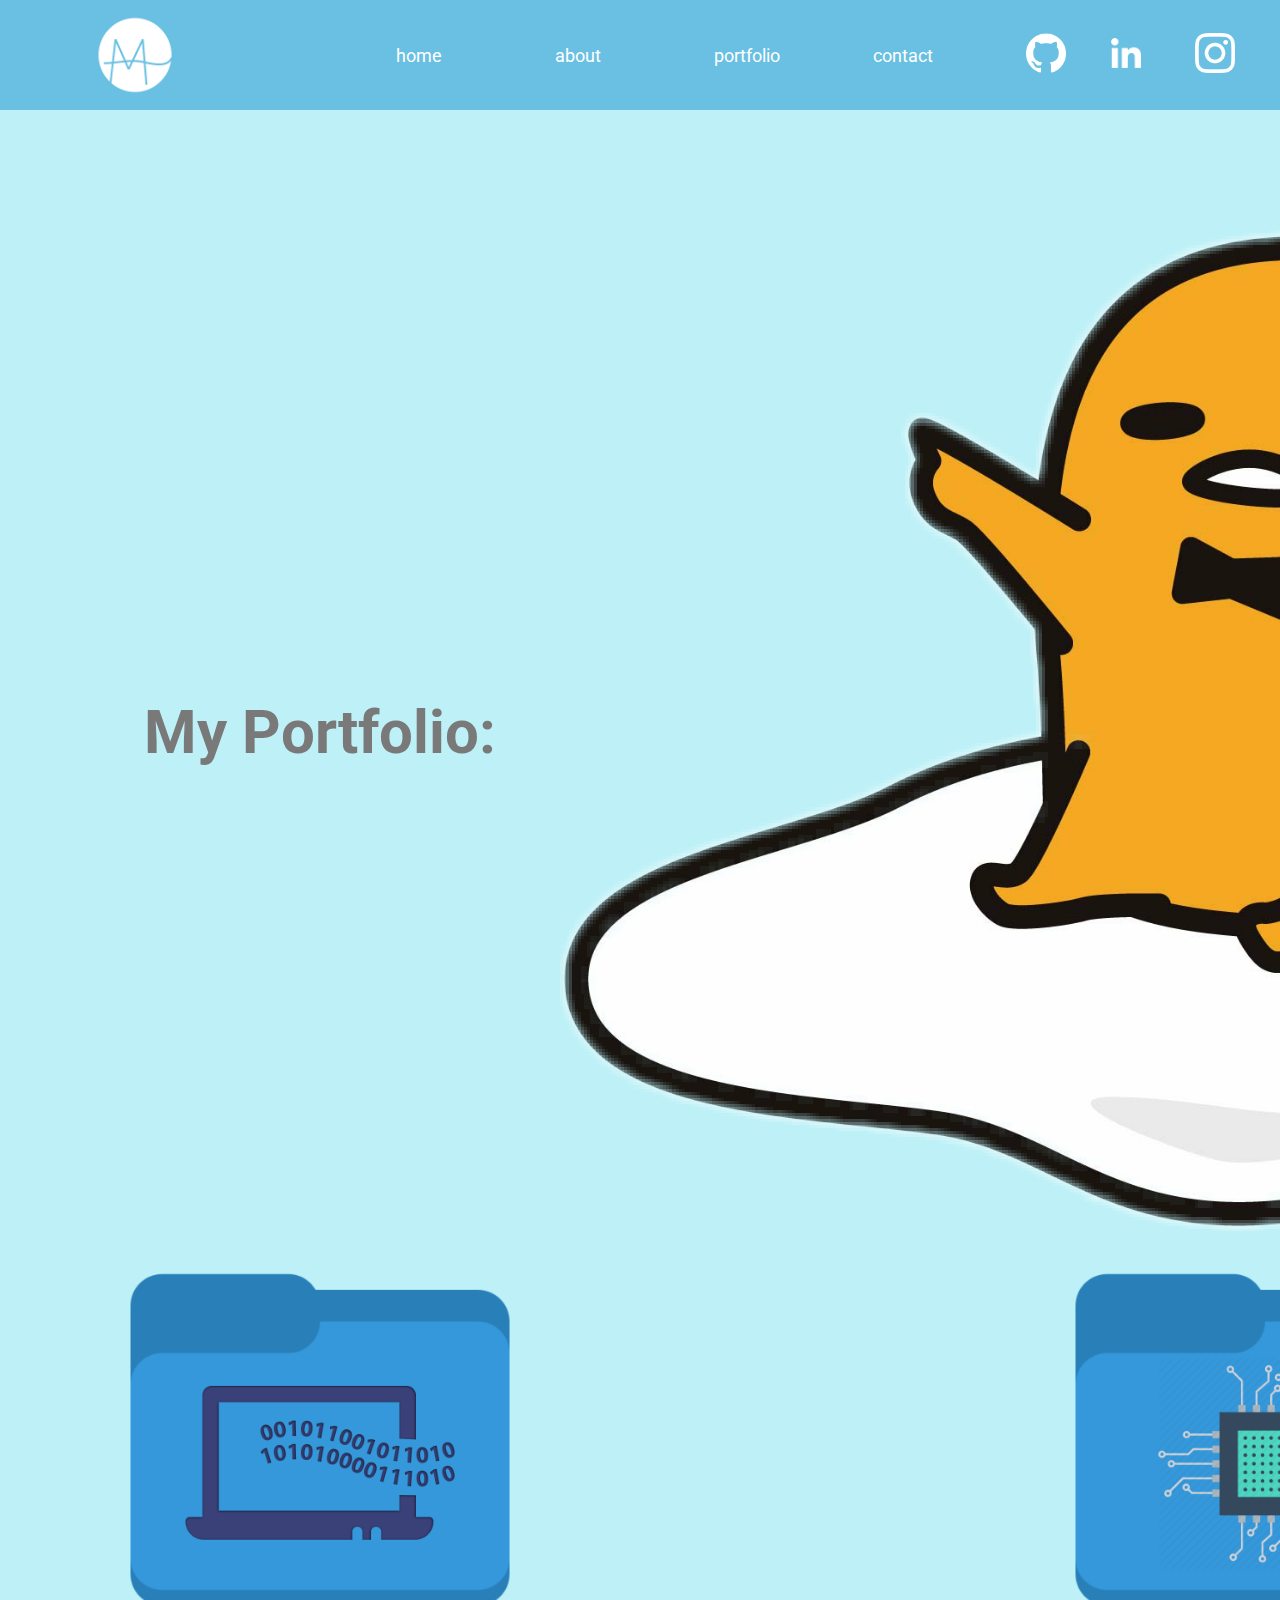
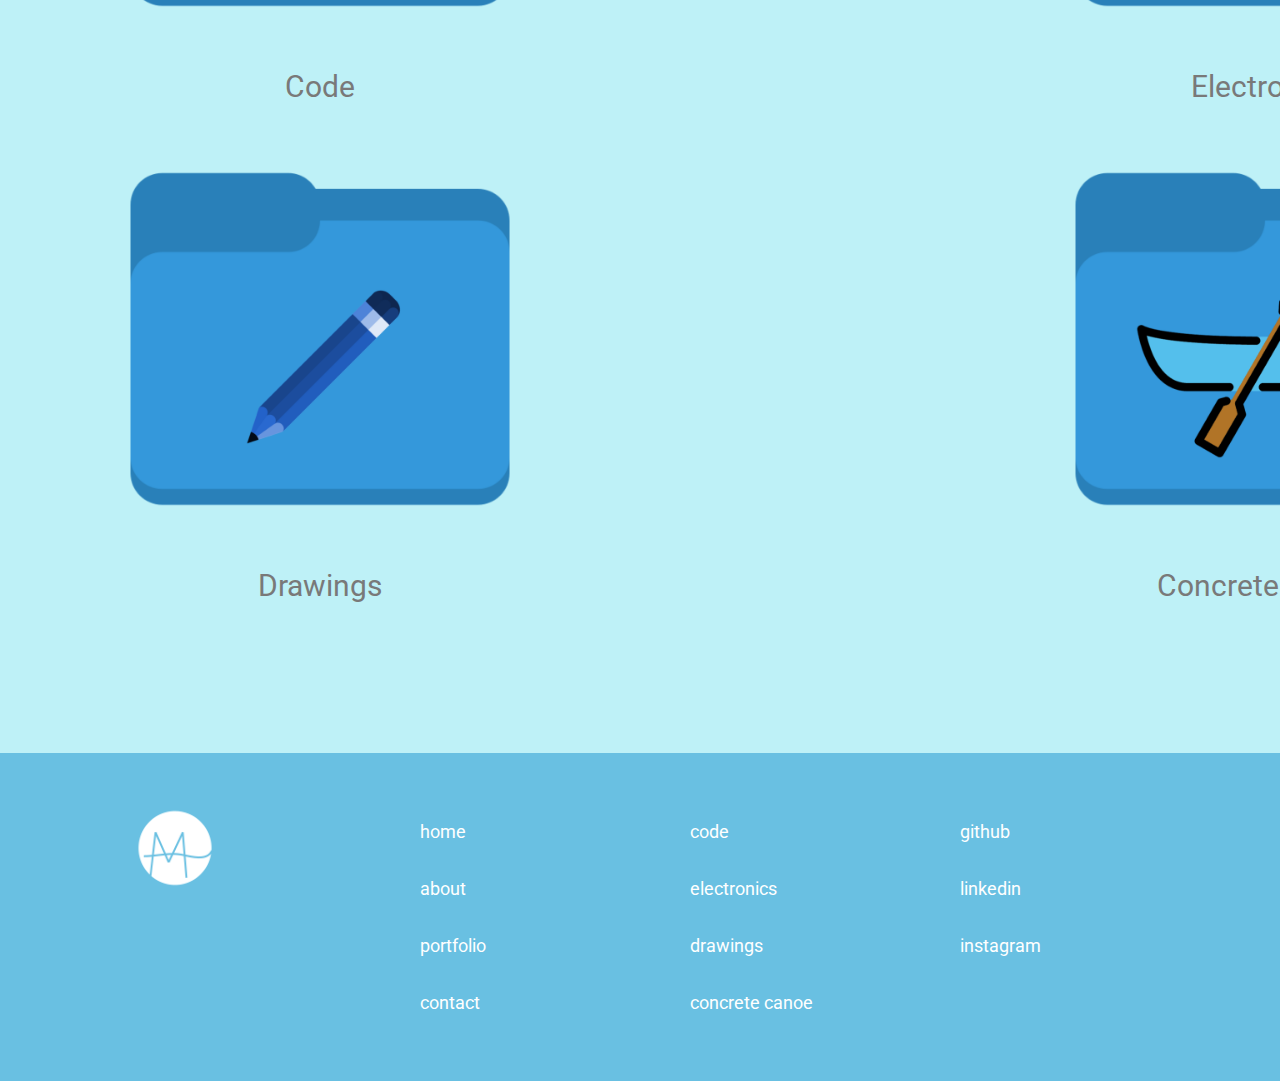
<file: portfolio.html>
<!DOCTYPE html>

<html>
  <head>
    <title>Mia Larkin | Portfolio</title>
    <link rel="preconnect" href="https://fonts.googleapis.com">
    <link rel="preconnect" href="https://fonts.gstatic.com" crossorigin>
    <link href="https://fonts.googleapis.com/css2?family=Roboto:wght@400;500;700&display=swap" rel="stylesheet">
    <link rel="stylesheet" href="portfolio.css">
  </head>
  <body class="body">


    <!-- 
        This creates a toolbar that sits at the header of the website
        Created using a grid 
      -->
    <div class="header">
      <div class="toolbar">
        <a href="home.html">
          <div>
            <image class="logo" src="toolbar-images/logo.png">
          </div>
        </a>
        <a href="home.html">
          <div>
            <button class="home-b">
              home
            </button>
          </div>
        </a>
        <a href="about.html">
          <div>
            <button class="about-b">
              about 
            </button>
          </div>
        </a>
        <a href="portfolio.html">
          <div>
            <button class="portfolio-b">
              portfolio
            </button>
          </div>
        </a>
        <a href="contact.html">
          <div>
            <button class="contact-b">
              contact
            </button>
          </div>
        </a>
          <div>
            <a href="https://github.com/mialarkin14" target="_blank">
              <image class="git-logo" src="toolbar-images/git-logo.png"></image>
            </a>
          </div>
        <div>
          <a href="https://www.linkedin.com/in/mia-larkin-4885b0250/" target="_blank">
            <image class="link-logo" src="toolbar-images/link-logo.png"></image>
          </a>
        </div>
        <div>
          <a href="https://www.instagram.com/shadowillusion14/" target="_blank">
            <image class="insta-logo" src="toolbar-images/insta-logo.png"></image>
          </a>
        </div>
      </div>
    </div>



    


    <!--
        This create a section with folders for each type of portfolio 
        Created using a grid
    -->
    <div class="portfolio-container">
      <div class="portfolio-grid">
        <div class="portfolio-title">
          <p>
            My Portfolio:
          </p>
        </div>
        <div class="gudetama-point-port"> 
          <image src="gudetama-point.png"></image>
        </div>
        <div class="folder-image">
          <a style="text-decoration: none" href="portfolio/code.html">
            <image src="portfolio-folder-images/folder-code.png"></image>
          </a>
        </div>
        <div class="folder-image">
          <a style="text-decoration: none" href="portfolio/electronics.html">
            <image src="portfolio-folder-images/folder-electronics.png"></image>
          </a>
        </div>
        <div>
          <a style="text-decoration: none" href="portfolio/code.html">
            <p class="folder-titles">
              Code
            </p>
          </a>
        </div>
        <div>
          <a style="text-decoration: none" href="portfolio/electronics.html">
            <p class="folder-titles">
              Electronics
            </p>
          </a>
        </div>
        <div class="folder-image">
          <a style="text-decoration: none" href="portfolio/drawings.html">
            <image src="portfolio-folder-images/folder-drawing.png"></image>
          </a>
        </div>
        <div class="folder-image">
          <a style="text-decoration: none" href="portfolio/concrete-canoe.html">
            <image src="portfolio-folder-images/folder-concrete-canoe.png"></image>
          </a>
        </div>
        <div>
          <a style="text-decoration: none" href="portfolio/drawings.html">
            <p class="folder-titles">
              Drawings
            </p>
          </a>
        </div>
        <div>
          <a style="text-decoration: none" href="portfolio/concrete-canoe.html">
            <p class="folder-titles">
              Concrete Canoe
            </p>
          </a>
        </div>
      </div>
    </div>






     
    <!-- 
        This creates a quick-access part of the footer of the website
        Created using a grid 
      -->
    <div class="footer">
        <div class="quick-access">
          <div>
            <a href="home.html">
              <image class="logo" src="toolbar-images/logo.png"></image>
            </a>
          </div>
          <div class="quick-links-grid">
            <div>
              <a style="text-decoration: none" href="home.html">
                <p class="quick-link-text">
                  home
                </p>
              </a>
            </div>
            <div>
              <a style="text-decoration: none" href="portfolio/code.html">
                <p class="quick-link-text">
                  code
                </p>
              </a>
            </div>
            <div>
              <a style="text-decoration: none" href="https://github.com/mialarkin14" target="_blank">
                <p class="quick-link-text">
                  github
                </p>
              </a>
            </div>
            <div>
              <a style="text-decoration: none" href="about.html">
                <p class="quick-link-text">
                  about
                </p>
              </a>
            </div>
            <div>
              <a style="text-decoration: none" href="portfolio/electronics.html">
                <p class="quick-link-text">
                  electronics
                </p>
              </a>
            </div>
            <div>
              <a style="text-decoration: none" href="https://www.linkedin.com/in/mia-larkin-4885b0250/" target="_blank">
                <p class="quick-link-text">
                  linkedin
                </p>
              </a>
            </div>
            <div>
              <a style="text-decoration: none" href="portfolio.html">
                <p class="quick-link-text">
                  portfolio
                </p>
              </a>
            </div>
            <div>
              <a style="text-decoration: none" href="portfolio/drawings.html">
                <p class="quick-link-text">
                  drawings
                </p>
              </a>
            </div>
            <div>
              <a style="text-decoration: none" href="https://www.instagram.com/shadowillusion14/" target="_blank">
                <p class="quick-link-text">
                  instagram
                </p>
              </a>
            </div>
            <div>
              <a style="text-decoration: none" href="contact.html">
                <p class="quick-link-text">
                  contact
                </p>
              </a>
            </div>
            <div>
              <a style="text-decoration: none" href="portfolio/concrete-canoe.html">
                <p class="quick-link-text">
                  concrete canoe
                </p>
              </a>
            </div>
          </div>
        </div>
      </div>
  
    </body>
  </html>
</file>
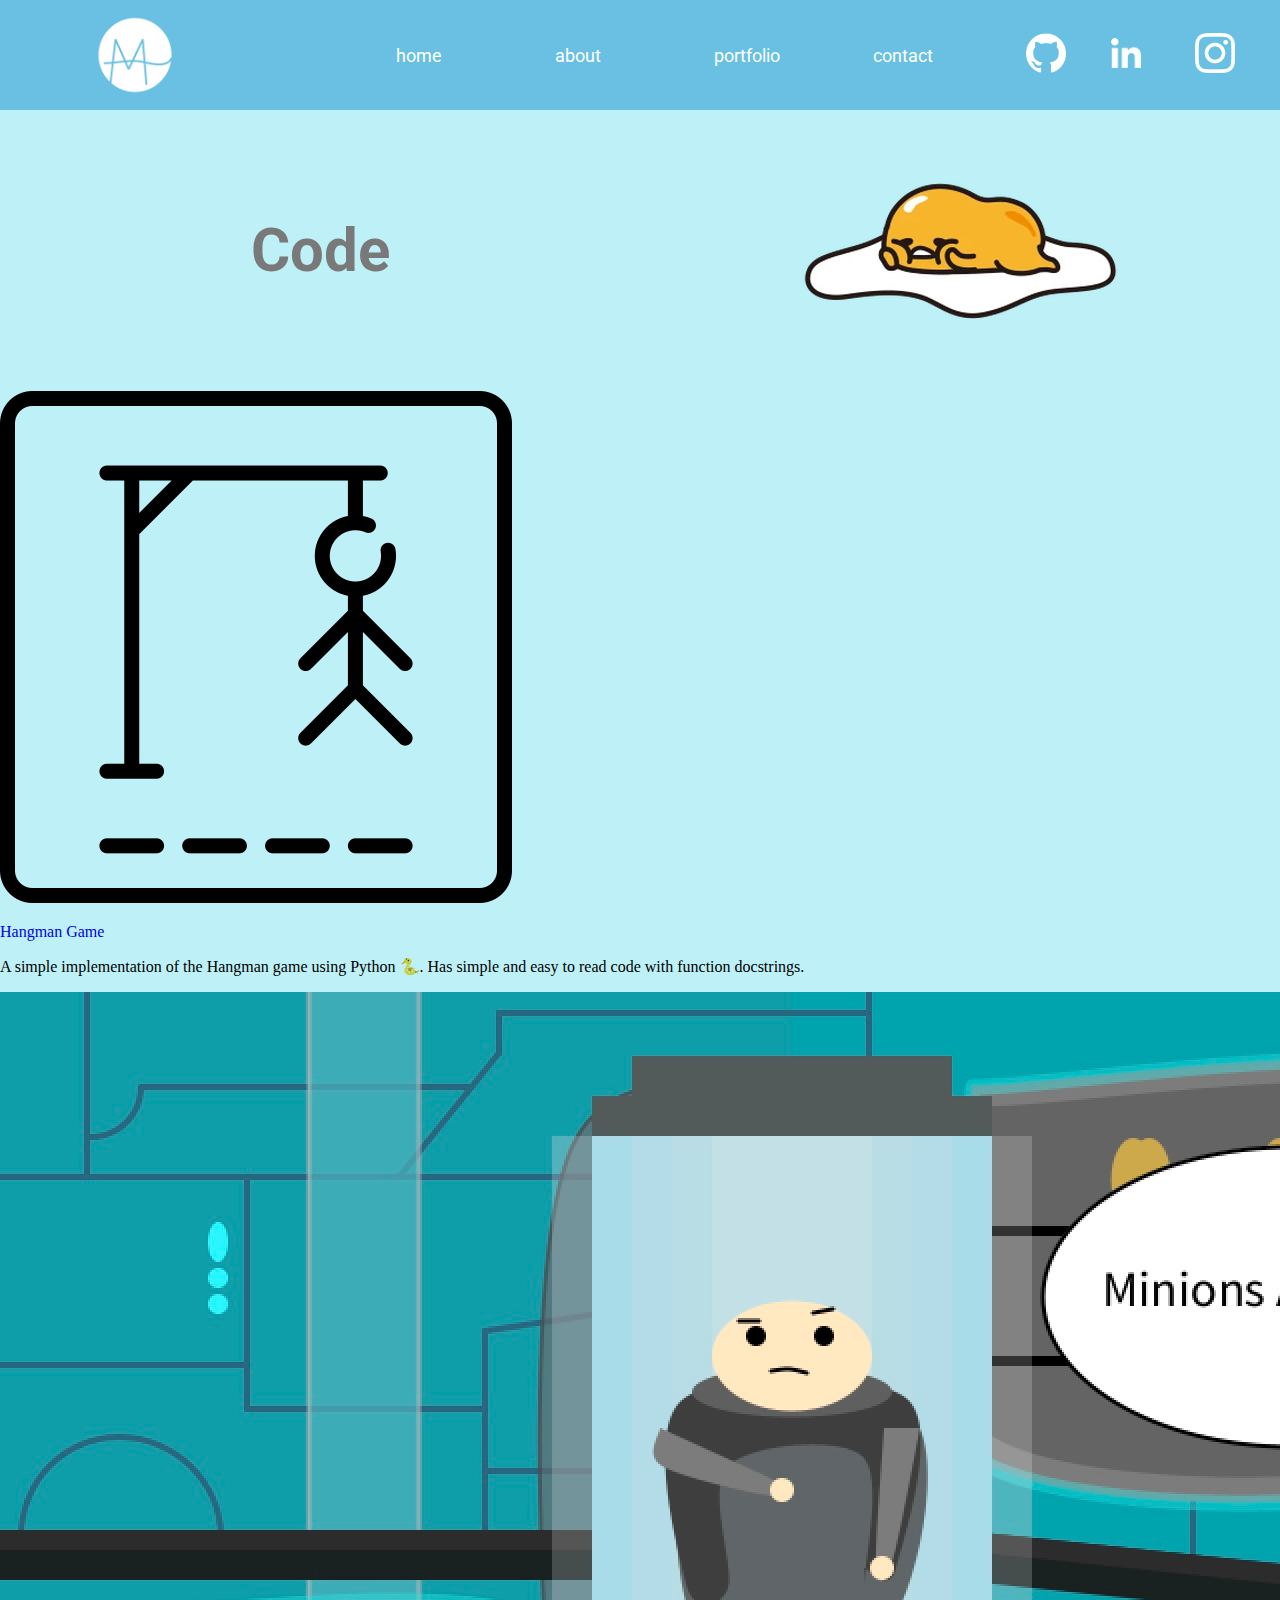
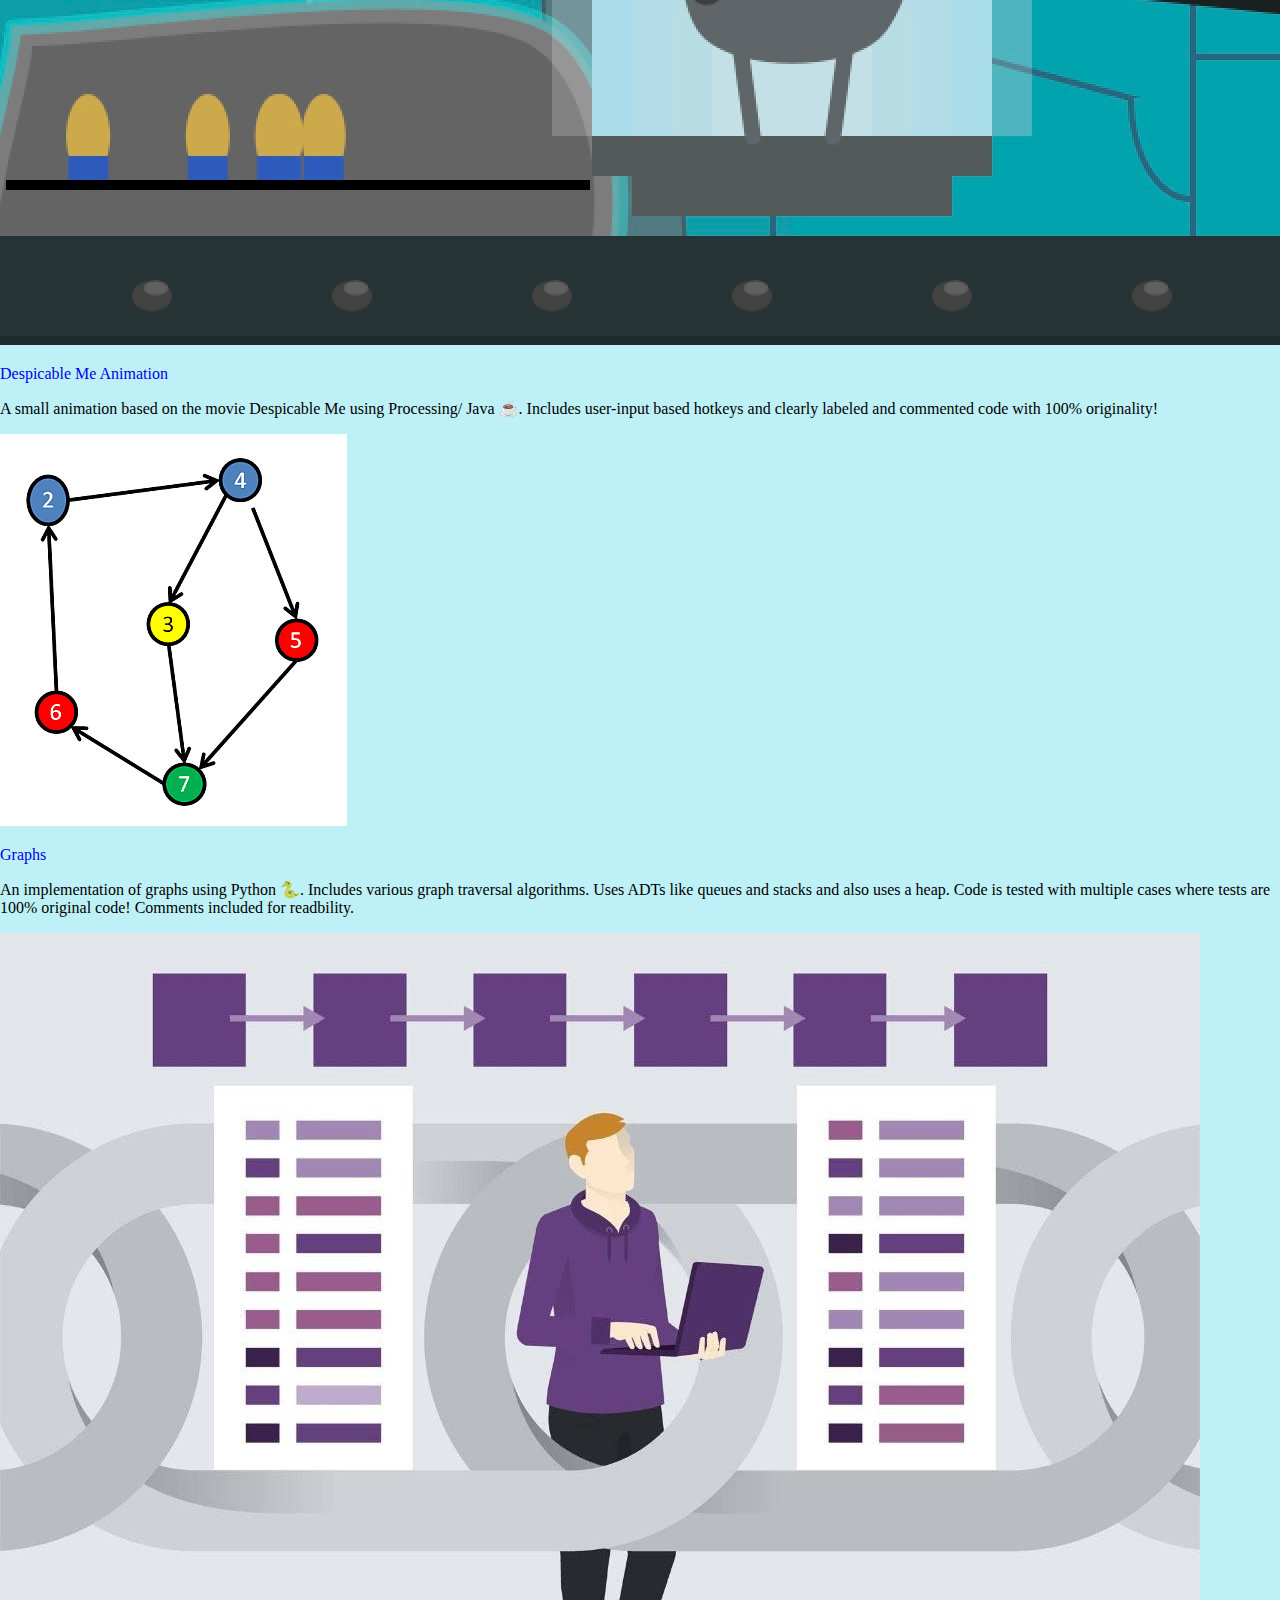
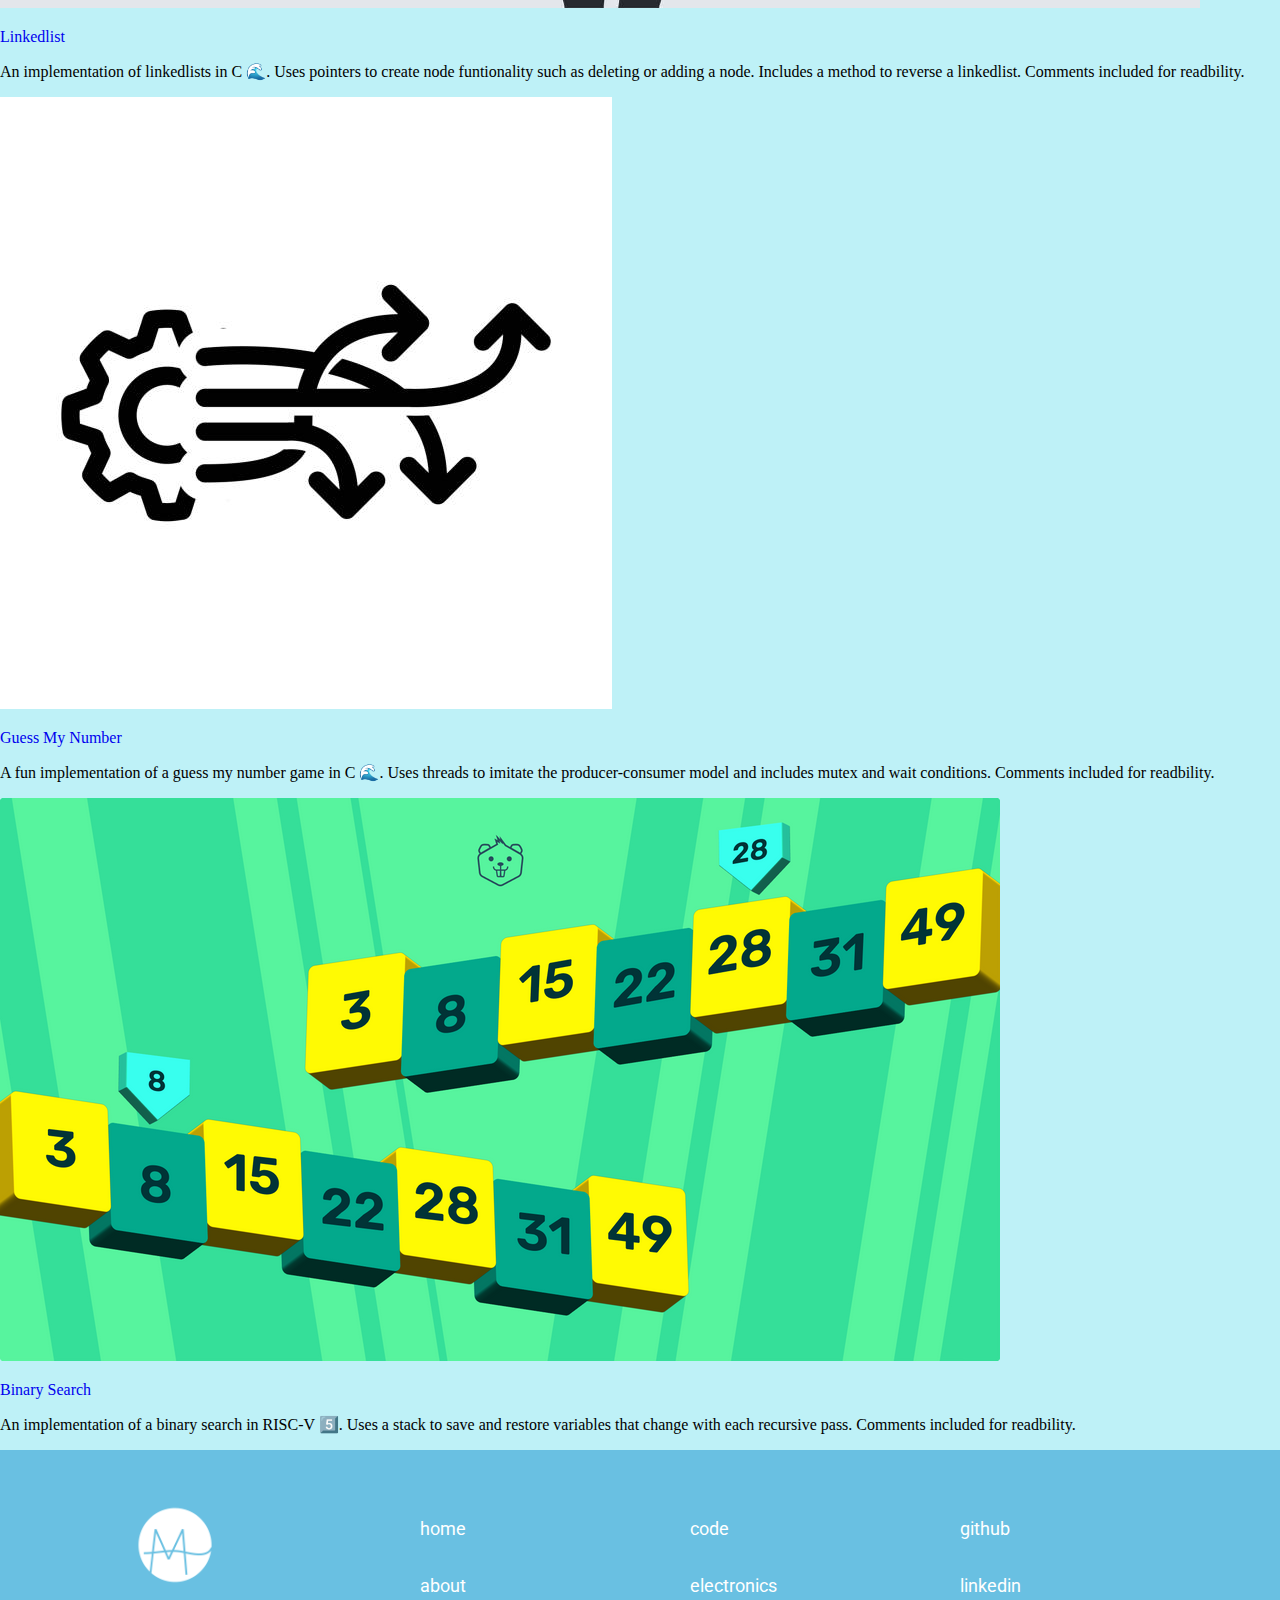
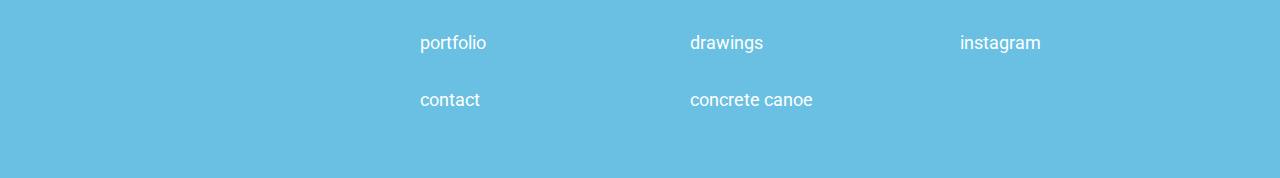
<file: portfolio/code.html>
<!DOCTYPE html>
<html>
  <head>
    <title>Mia Larkin | Code</title>
    <link rel="preconnect" href="https://fonts.googleapis.com">
    <link rel="preconnect" href="https://fonts.gstatic.com" crossorigin>
    <link href="https://fonts.googleapis.com/css2?family=Roboto:wght@400;500;700&display=swap" rel="stylesheet">
    <link rel="stylesheet" href="code.css">
  </head>
  <body class="body">


    <!-- 
        This creates a toolbar that sits at the header of the website
        Created using a grid 
      -->
    <div class="header">
      <div class="toolbar">
        <a href="../index.html">
          <div>
            <image class="logo" src="toolbar-images/logo.png">
          </div>
        </a>
        <a href="../index.html">
          <div>
            <button class="home-b">
              home
            </button>
          </div>
        </a>
        <a href="../about.html">
          <div>
            <button class="about-b">
              about 
            </button>
          </div>
        </a>
        <a href="../portfolio.html">
          <div>
            <button class="portfolio-b">
              portfolio
            </button>
          </div>
        </a>
        <a href="../contact.html">
          <div>
            <button class="contact-b">
              contact
            </button>
          </div>
        </a>
          <div>
            <a href="https://github.com/mialarkin14" target="_blank">
              <image class="git-logo" src="toolbar-images/git-logo.png"></image>
            </a>
          </div>
        <div>
          <a href="https://www.linkedin.com/in/mia-larkin-4885b0250/" target="_blank">
            <image class="link-logo" src="toolbar-images/link-logo.png"></image>
          </a>
        </div>
        <div>
          <a href="https://www.instagram.com/shadowillusion14/" target="_blank">
            <image class="insta-logo" src="toolbar-images/insta-logo.png"></image>
          </a>
        </div>
      </div>
    </div>



    


    <!--
      This creates a section with different coding projects using a grid
    -->
    <div class="code-intro">
      <div class="code-title">
        <p>
          Code
        </p>
      </div>
      <div class="gudetama-code">
        <image src="code-images/gudetama-code.png"></image>
      </div>
    </div>


    <div class="projects-grid-code">
      <div> 
        <div class="project">
          <a style="text-decoration: none", href="https://github.com/mialarkin14/Hangman">
            <image src="code-images/hangman.png"></image>
          </a> 
        </div>
        <div class="project-title">
          <a style="text-decoration: none", href="https://github.com/mialarkin14/Hangman">
            <p>
              Hangman Game
            </p>
          </a>
        </div>
        <div class="project-blurb">
          <p>
            A simple implementation of the Hangman game using Python 🐍. Has simple and easy to read code with
            function docstrings.
          </p>
        </div>
      </div>
      <div>
        <div class="project">
          <a style="text-decoration: none", href="https://github.com/mialarkin14/Processing-IDE-Creative-Projects/blob/main/Movie_Animation.pde">
            <image src="code-images/processing-movie.jpeg"></image>
          </a>
        </div>
        <div class="project-title">
          <a style="text-decoration: none", href="https://github.com/mialarkin14/Processing-IDE-Creative-Projects/blob/main/Movie_Animation.pde">
            <p>
              Despicable Me Animation
            </p>
          </a>
        </div>
        <div class="project-blurb">
          <p>
          A small animation based on the movie Despicable Me using Processing/ Java ☕. Includes user-input based hotkeys 
          and clearly labeled and commented code with 100% originality!  
        </p>
        </div>
      </div>
      <div>
        <div class="project">
          <a style="text-decoration: none", href="https://github.com/mialarkin14/Data-Structures-and-Object-Oriented-Design/tree/main/Graph">
            <image src="code-images/graph.png"></image>
          </a>
        </div>
        <div class="project-title">
          <a style="text-decoration: none", href="https://github.com/mialarkin14/Data-Structures-and-Object-Oriented-Design/tree/main/Graph">
            <p>
              Graphs
            </p>
          </a>
        </div>
        <div class="project-blurb">
          <p>
            An implementation of graphs using Python 🐍. Includes various graph traversal algorithms. Uses ADTs like queues and 
            stacks and also uses a heap. Code is tested with multiple cases where tests are 100% original code! Comments included for readbility. 
          </p>
        </div>
      </div>
      <div>
        <div class="project">
          <a style="text-decoration: none" , href="https://github.com/mialarkin14/Systems-Programming/blob/main/linkedlist.c">
            <image src="code-images/linkedlist.jpg"></image>
          </a>
        </div>
        <div class="project-title">
          <a style="text-decoration: none" , href="https://github.com/mialarkin14/Systems-Programming/blob/main/linkedlist.c">
            <p>
              Linkedlist
            </p>
          </a>
        </div>
        <div class="project-blurb">
          <p>
            An implementation of linkedlists in C 🌊. Uses pointers to create node funtionality such as deleting or adding a node.
            Includes a method to reverse a linkedlist. Comments included for readbility. 
          </p>
        </div>
      </div>
      <div>
        <div class="project">
          <a style="text-decoration: none" , href="https://github.com/mialarkin14/Systems-Programming/blob/main/guess-mt.c">
            <image src="code-images/multithreading.jpg"></image>
          </a>
        </div>
        <div class="project-title">
          <a style="text-decoration: none" , href="https://github.com/mialarkin14/Systems-Programming/blob/main/guess-mt.c">
            <p>
              Guess My Number
            </p>
          </a>
        </div>
        <div class="project-blurb">
          <p>
            A fun implementation of a guess my number game in C 🌊. Uses threads to imitate the producer-consumer model and includes mutex
            and wait conditions. Comments included for readbility.
          </p>
        </div>
      </div>
      <div>
        <div class="project">
          <a style="text-decoration: none" , href="https://github.com/mialarkin14/Computer_Architecture/blob/main/binary_search.s">
            <image src="code-images/binary_search.png"></image>
          </a>
        </div>
        <div class="project-title">
          <a style="text-decoration: none" , href="https://github.com/mialarkin14/Computer_Architecture/blob/main/binary_search.s">
            <p>
              Binary Search
            </p>
          </a>
        </div>
        <div class="project-blurb">
          <p>
            An implementation of a binary search in RISC-V 5️⃣. Uses a stack to save and restore variables that change 
            with each recursive pass. Comments included for readbility.
          </p>
        </div>
      </div>
    </div>






     
    <!-- 
        This creates a quick-access part of the footer of the website
        Created using a grid 
      -->
    <div class="footer">
        <div class="quick-access">
          <div>
            <a href="../index.html">
              <image class="logo" src="toolbar-images/logo.png"></image>
            </a>
          </div>
          <div class="quick-links-grid">
            <div>
              <a style="text-decoration: none" href="../index.html">
                <p class="quick-link-text">
                  home
                </p>
              </a>
            </div>
            <div>
              <a style="text-decoration: none" href="code.html">
                <p class="quick-link-text">
                  code
                </p>
              </a>
            </div>
            <div>
              <a style="text-decoration: none" href="https://github.com/mialarkin14" target="_blank">
                <p class="quick-link-text">
                  github
                </p>
              </a>
            </div>
            <div>
              <a style="text-decoration: none" href="../about.html">
                <p class="quick-link-text">
                  about
                </p>
              </a>
            </div>
            <div>
              <a style="text-decoration: none" href="electronics.html">
                <p class="quick-link-text">
                  electronics
                </p>
              </a>
            </div>
            <div>
              <a style="text-decoration: none" href="https://www.linkedin.com/in/mia-larkin-4885b0250/" target="_blank">
                <p class="quick-link-text">
                  linkedin
                </p>
              </a>
            </div>
            <div>
              <a style="text-decoration: none" href="../portfolio.html">
                <p class="quick-link-text">
                  portfolio
                </p>
              </a>
            </div>
            <div>
              <a style="text-decoration: none" href="drawings.html">
                <p class="quick-link-text">
                  drawings
                </p>
              </a>
            </div>
            <div>
              <a style="text-decoration: none" href="https://www.instagram.com/shadowillusion14/" target="_blank">
                <p class="quick-link-text">
                  instagram
                </p>
              </a>
            </div>
            <div>
              <a style="text-decoration: none" href="../contact.html">
                <p class="quick-link-text">
                  contact
                </p>
              </a>
            </div>
            <div>
              <a style="text-decoration: none" href="concrete-canoe.html">
                <p class="quick-link-text">
                  concrete canoe
                </p>
              </a>
            </div>
          </div>
        </div>
      </div>
  
    </body>
  </html>
</file>
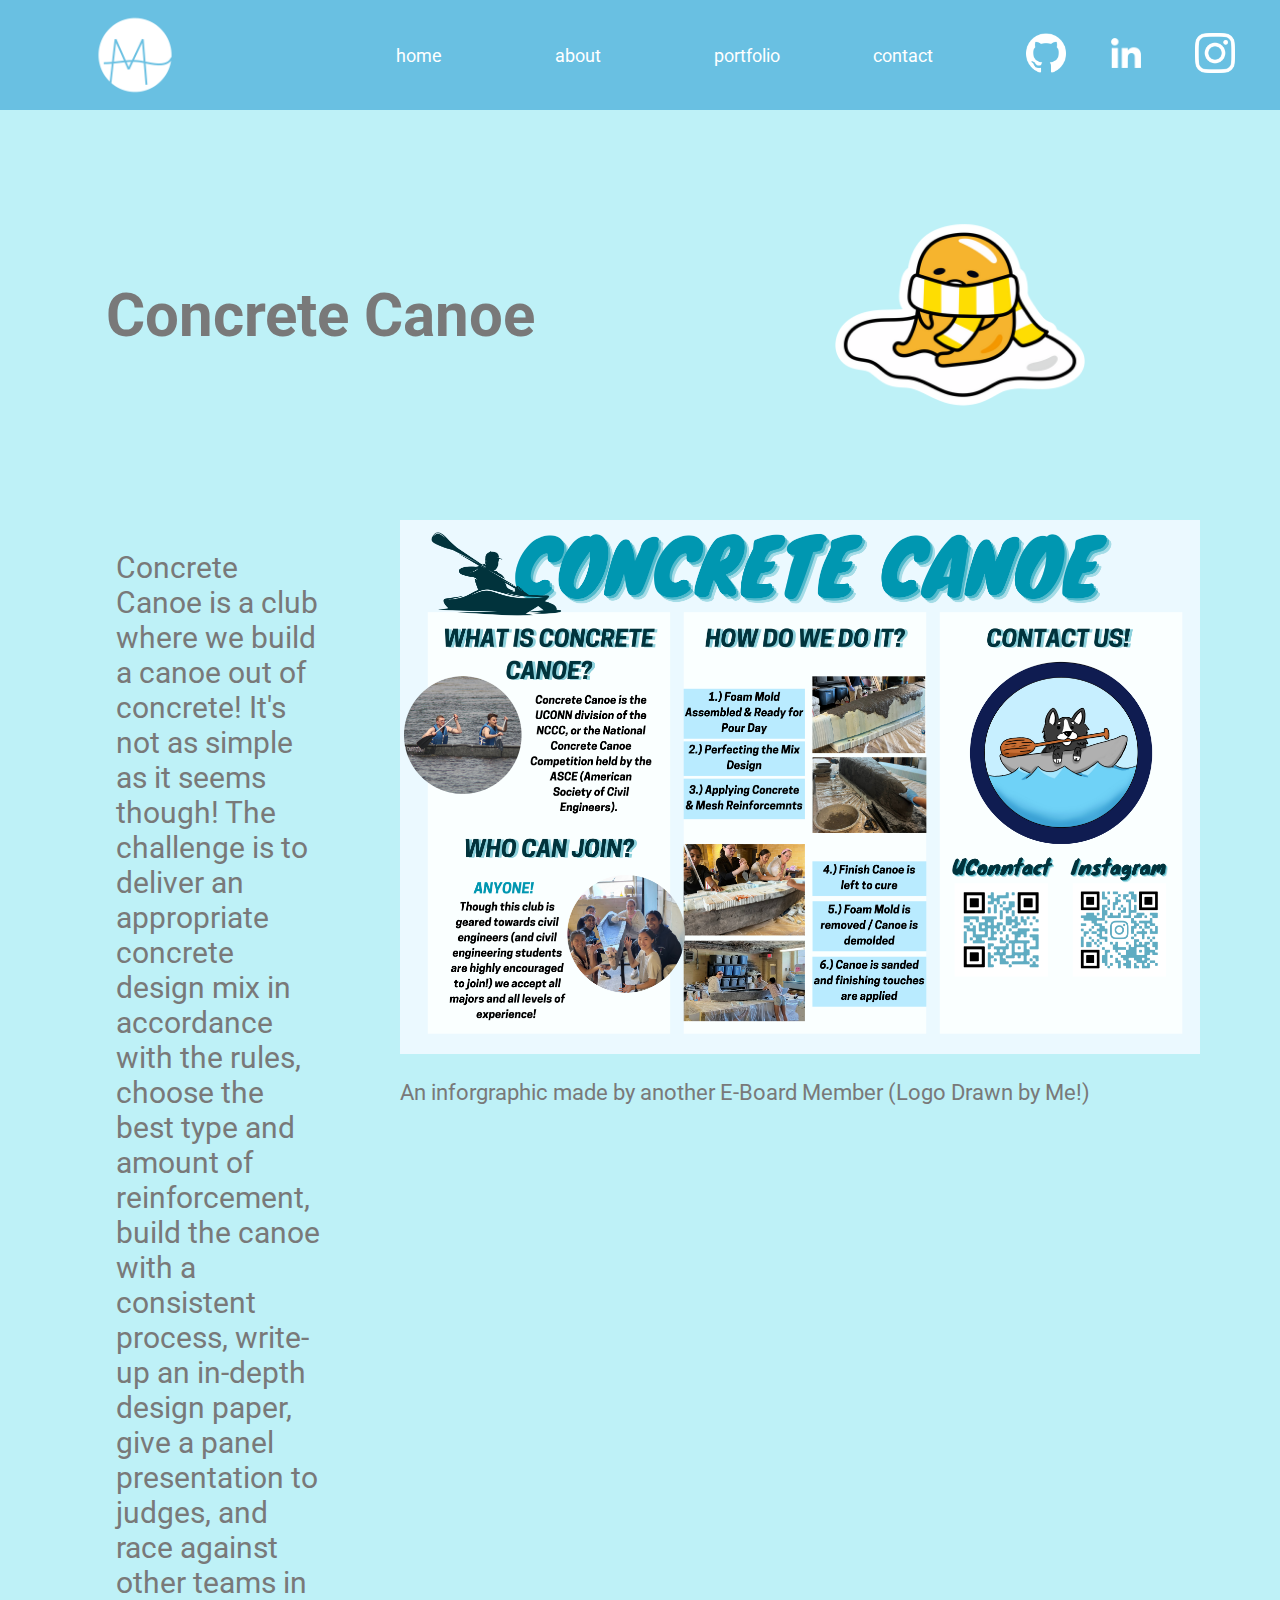
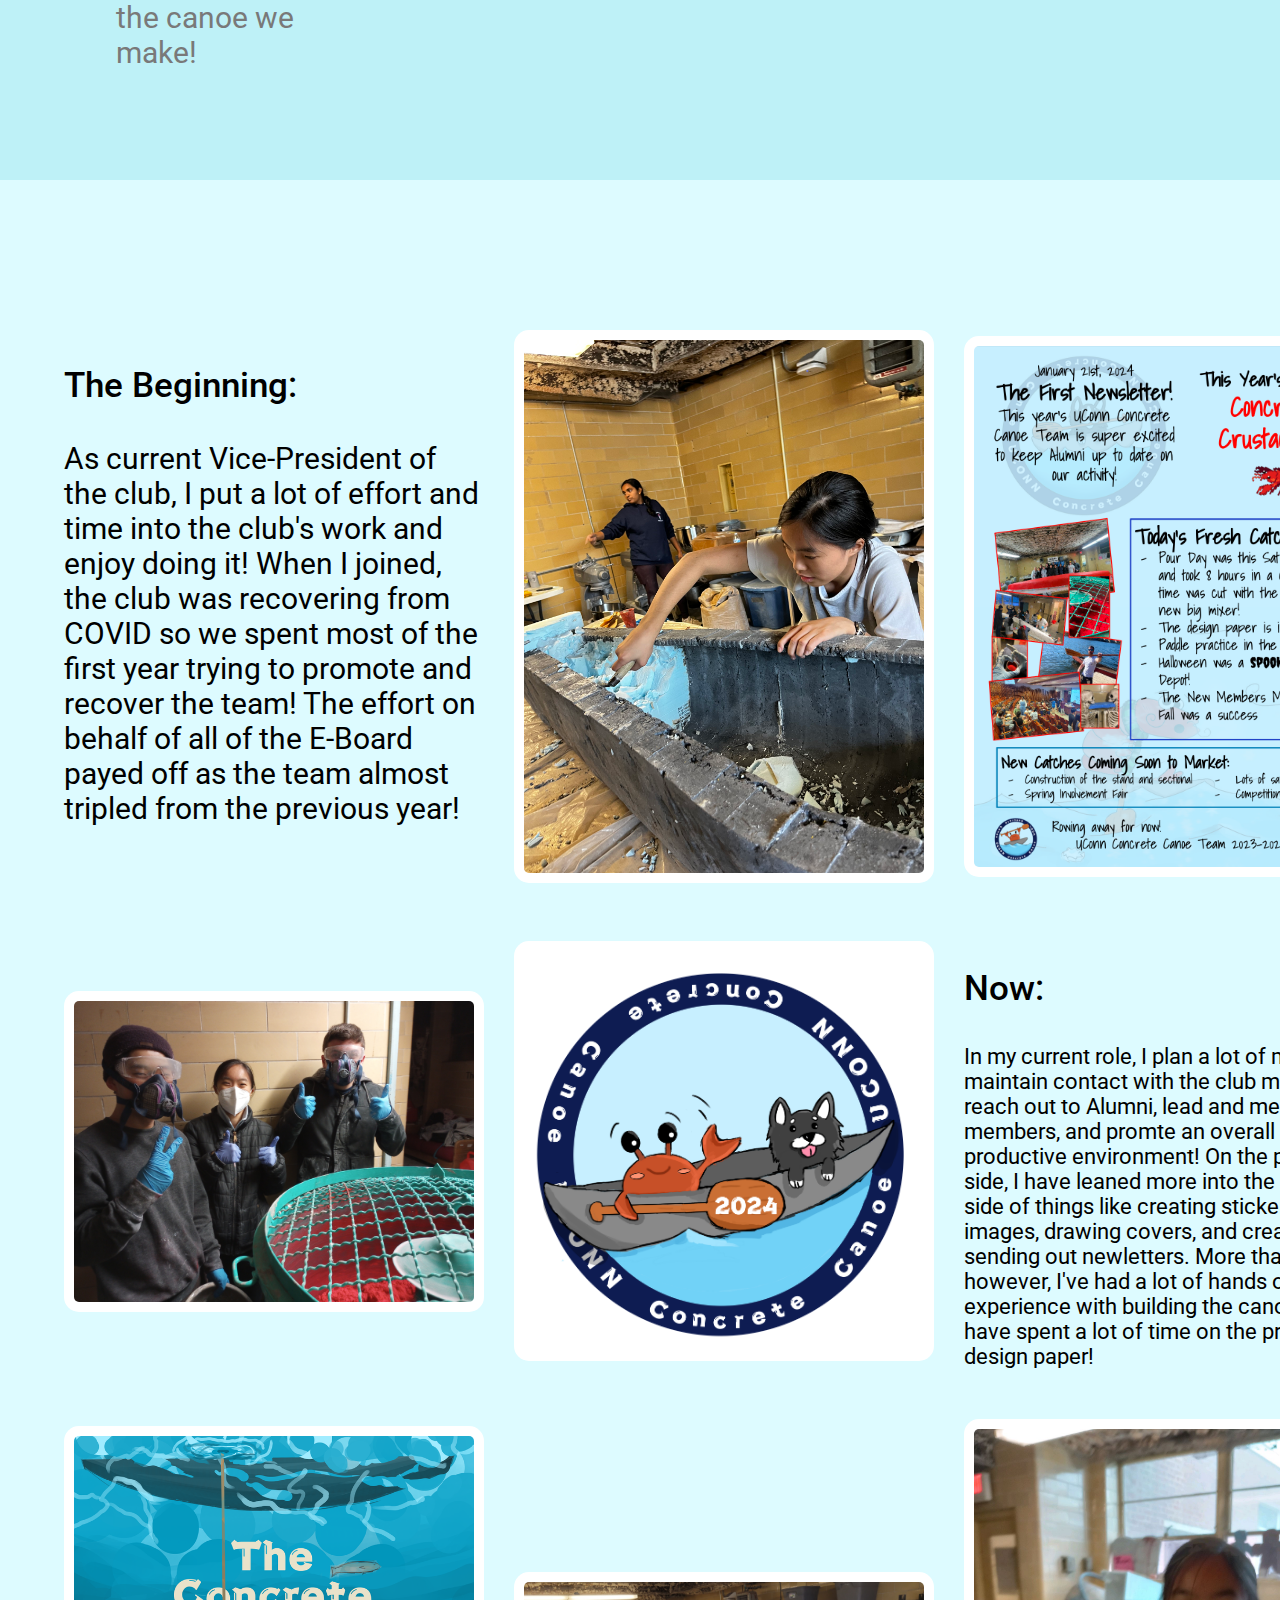
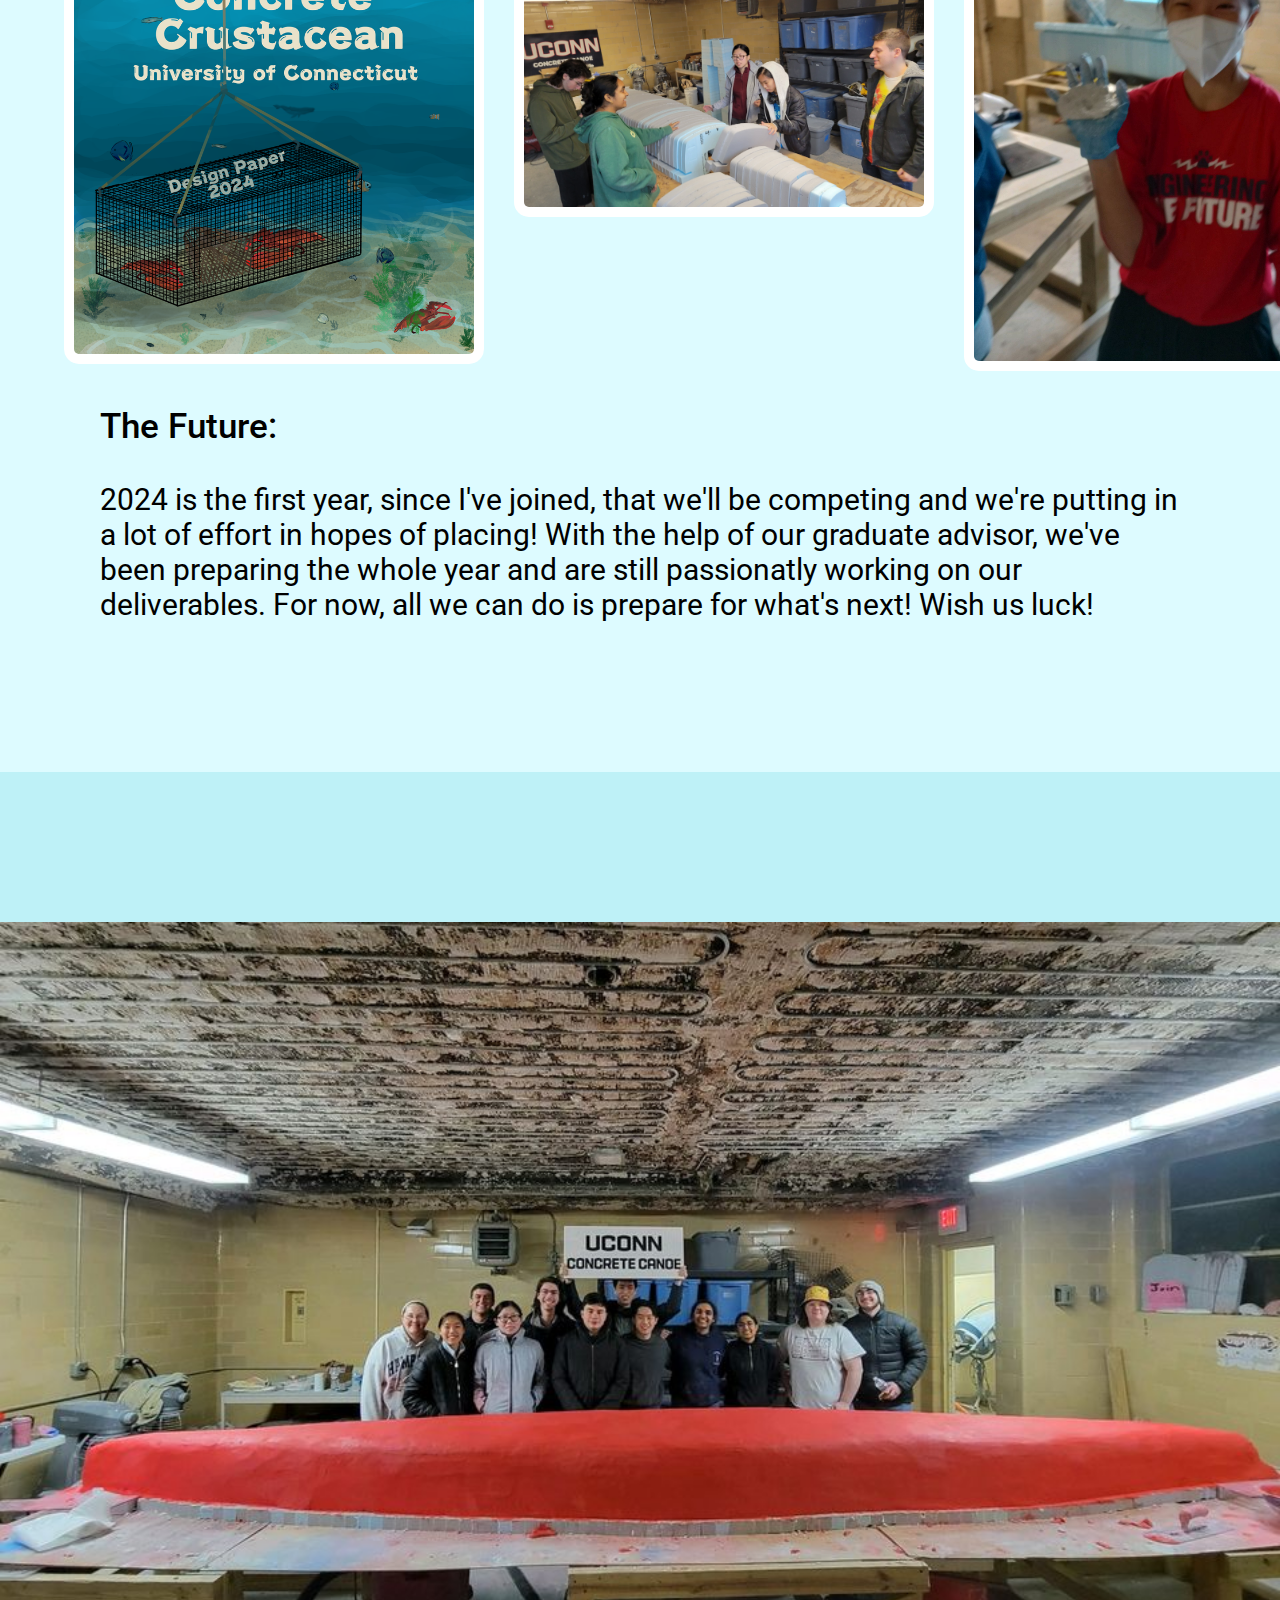
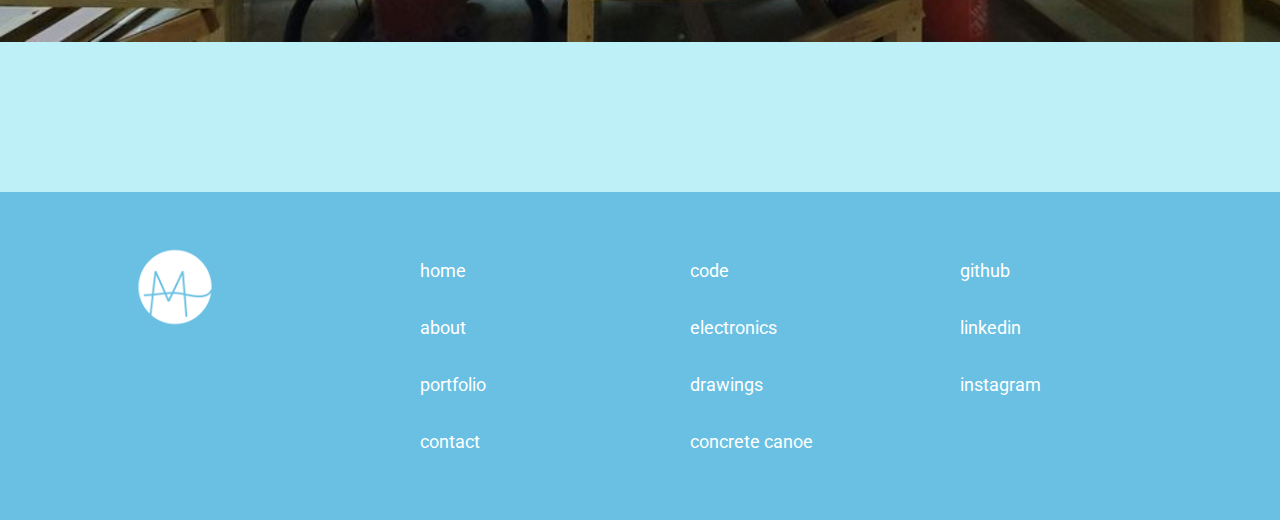
<file: portfolio/concrete-canoe.html>
<!DOCTYPE html>
<html>
  <head>
    <title>Mia Larkin | Concrete Canoe</title>
    <link rel="preconnect" href="https://fonts.googleapis.com">
    <link rel="preconnect" href="https://fonts.gstatic.com" crossorigin>
    <link href="https://fonts.googleapis.com/css2?family=Roboto:wght@400;500;700&display=swap" rel="stylesheet">
    <link rel="stylesheet" href="concrete-canoe.css">
  </head>
  <body class="body">


    <!-- 
        This creates a toolbar that sits at the header of the website
        Created using a grid 
      -->
    <div class="header">
      <div class="toolbar">
        <a href="../home.html">
          <div>
            <image class="logo" src="toolbar-images/logo.png">
          </div>
        </a>
        <a href="../home.html">
          <div>
            <button class="home-b">
              home
            </button>
          </div>
        </a>
        <a href="../about.html">
          <div>
            <button class="about-b">
              about 
            </button>
          </div>
        </a>
        <a href="../portfolio.html">
          <div>
            <button class="portfolio-b">
              portfolio
            </button>
          </div>
        </a>
        <a href="../contact.html">
          <div>
            <button class="contact-b">
              contact
            </button>
          </div>
        </a>
          <div>
            <a href="https://github.com/mialarkin14" target="_blank">
              <image class="git-logo" src="toolbar-images/git-logo.png"></image>
            </a>
          </div>
        <div>
          <a href="https://www.linkedin.com/in/mia-larkin-4885b0250/" target="_blank">
            <image class="link-logo" src="toolbar-images/link-logo.png"></image>
          </a>
        </div>
        <div>
          <a href="https://www.instagram.com/shadowillusion14/" target="_blank">
            <image class="insta-logo" src="toolbar-images/insta-logo.png"></image>
          </a>
        </div>
      </div>
    </div>




    <!--
      This creates the intro of the concrete-canoe page
    -->
      <div class="concrete-canoe-intro">
        <div class="intro-text">
          <p>
            Concrete Canoe 
          </p>
        </div>
        <div class="scarf">
          <image src="concrete-canoe-images/gudetama-scarf.png"></image>
        </div>
      </div>



      <!--
        Creates the "What is Concrete Canoe" section
      -->
      <div class="what-is">
        <div class="blurb">
          <p>
            Concrete Canoe is a club where we build a canoe out of concrete! It's not as simple as it seems though! The challenge is to 
            deliver an appropriate concrete design mix in accordance with the rules, choose the best type and amount of reinforcement,
            build the canoe with a consistent process, write-up an in-depth design paper, give a panel presentation to judges, and race against other teams
            in the canoe we make!    
          </p>
        </div>
        <div class="infographic">
          <image src="concrete-canoe-images/concrete-canoe-infographic.png"></image>
          <p>
            An inforgraphic made by another E-Board Member (Logo Drawn by Me!)
          </p>
        </div>
      </div>


      <!--
        Creates the images section of concrete canoe
      -->
      <div class="my-involvement">
        <div class="grid">
          <div class="my-involvement-text">
            <p>
              The Beginning:
            </p>
            <p1>
              As current Vice-President of the club, I put a lot of effort and time into the club's work and enjoy doing it! 
              When I joined, the club was recovering from COVID so we spent most of the first year trying to promote and recover the team!
              The effort on behalf of all of the E-Board payed off as the team almost tripled from the previous year!  
            </p1>
          </div>
          <div class="demolding">
            <image src="concrete-canoe-images/demolding.jpg"></image>
          </div>
          <div class="newsletter">
            <image src="concrete-canoe-images/newsletter.png"></image>
          </div>
          <div class="mixing">
            <image src="concrete-canoe-images/mixing.jpg"></image> 
          </div>
          <div class="sticker">
            <image src="concrete-canoe-images/sticker.png"></image>
          </div>
          <div class="my-involvement-text">
            <p>
              Now:
            </p>
            <p2>
              In my current role, I plan a lot of meetings, maintain contact with the club members, reach out to Alumni, lead and 
              mentor junior members, and promte an overall fun and productive environment! On the project side, I have leaned more into the
              graphics side of things like creating stickers, event images, drawing covers, and creating and sending out newletters. More than 
              that, however, I've had a lot of hands on experience with building the canoe and have spent a lot of time on the professional design 
              paper!  
            </p2>
          </div>
          <div class="cover">
            <image src="concrete-canoe-images/cover.png"></image>
          </div>
          <div class="mold">
            <image src="concrete-canoe-images/mold.jpg"></image>
          </div>
          <div class="shell">
            <image src="concrete-canoe-images/shell.jpg"></image>
          </div>
        </div>
        <div class="future">
          <p>
            The Future:
          </p>
          <p1>
            2024 is the first year, since I've joined, that we'll be competing and we're putting in a lot of effort in hopes of placing! With
            the help of our graduate advisor, we've been preparing the whole year and are still passionatly working on our deliverables. For now,
            all we can do is prepare for what's next! Wish us luck!    
          </p1>
        </div>
        </div>


        <!--
          This creates the closing image section
        -->
        <div class="closing-image">
          <image src="concrete-canoe-images/concrete-canoe.jpeg"></image>
        </div>



     
    <!-- 
        This creates a quick-access part of the footer of the website
        Created using a grid 
      -->
    <div class="footer">
        <div class="quick-access">
          <div>
            <a href="../home.html">
              <image class="logo" src="toolbar-images/logo.png"></image>
            </a>
          </div>
          <div class="quick-links-grid">
            <div>
              <a style="text-decoration: none" href="../home.html">
                <p class="quick-link-text">
                  home
                </p>
              </a>
            </div>
            <div>
              <a style="text-decoration: none" href="code.html">
                <p class="quick-link-text">
                  code
                </p>
              </a>
            </div>
            <div>
              <a style="text-decoration: none" href="https://github.com/mialarkin14" target="_blank">
                <p class="quick-link-text">
                  github
                </p>
              </a>
            </div>
            <div>
              <a style="text-decoration: none" href="../about.html">
                <p class="quick-link-text">
                  about
                </p>
              </a>
            </div>
            <div>
              <a style="text-decoration: none" href="electronics.html">
                <p class="quick-link-text">
                  electronics
                </p>
              </a>
            </div>
            <div>
              <a style="text-decoration: none" href="https://www.linkedin.com/in/mia-larkin-4885b0250/" target="_blank">
                <p class="quick-link-text">
                  linkedin
                </p>
              </a>
            </div>
            <div>
              <a style="text-decoration: none" href="../portfolio.html">
                <p class="quick-link-text">
                  portfolio
                </p>
              </a>
            </div>
            <div>
              <a style="text-decoration: none" href="drawings.html">
                <p class="quick-link-text">
                  drawings
                </p>
              </a>
            </div>
            <div>
              <a style="text-decoration: none" href="https://www.instagram.com/shadowillusion14/" target="_blank">
                <p class="quick-link-text">
                  instagram
                </p>
              </a>
            </div>
            <div>
              <a style="text-decoration: none" href="../contact.html">
                <p class="quick-link-text">
                  contact
                </p>
              </a>
            </div>
            <div>
              <a style="text-decoration: none" href="concrete-canoe.html">
                <p class="quick-link-text">
                  concrete canoe
                </p>
              </a>
            </div>
          </div>
        </div>
      </div>
  
    </body>
  </html>
</file>
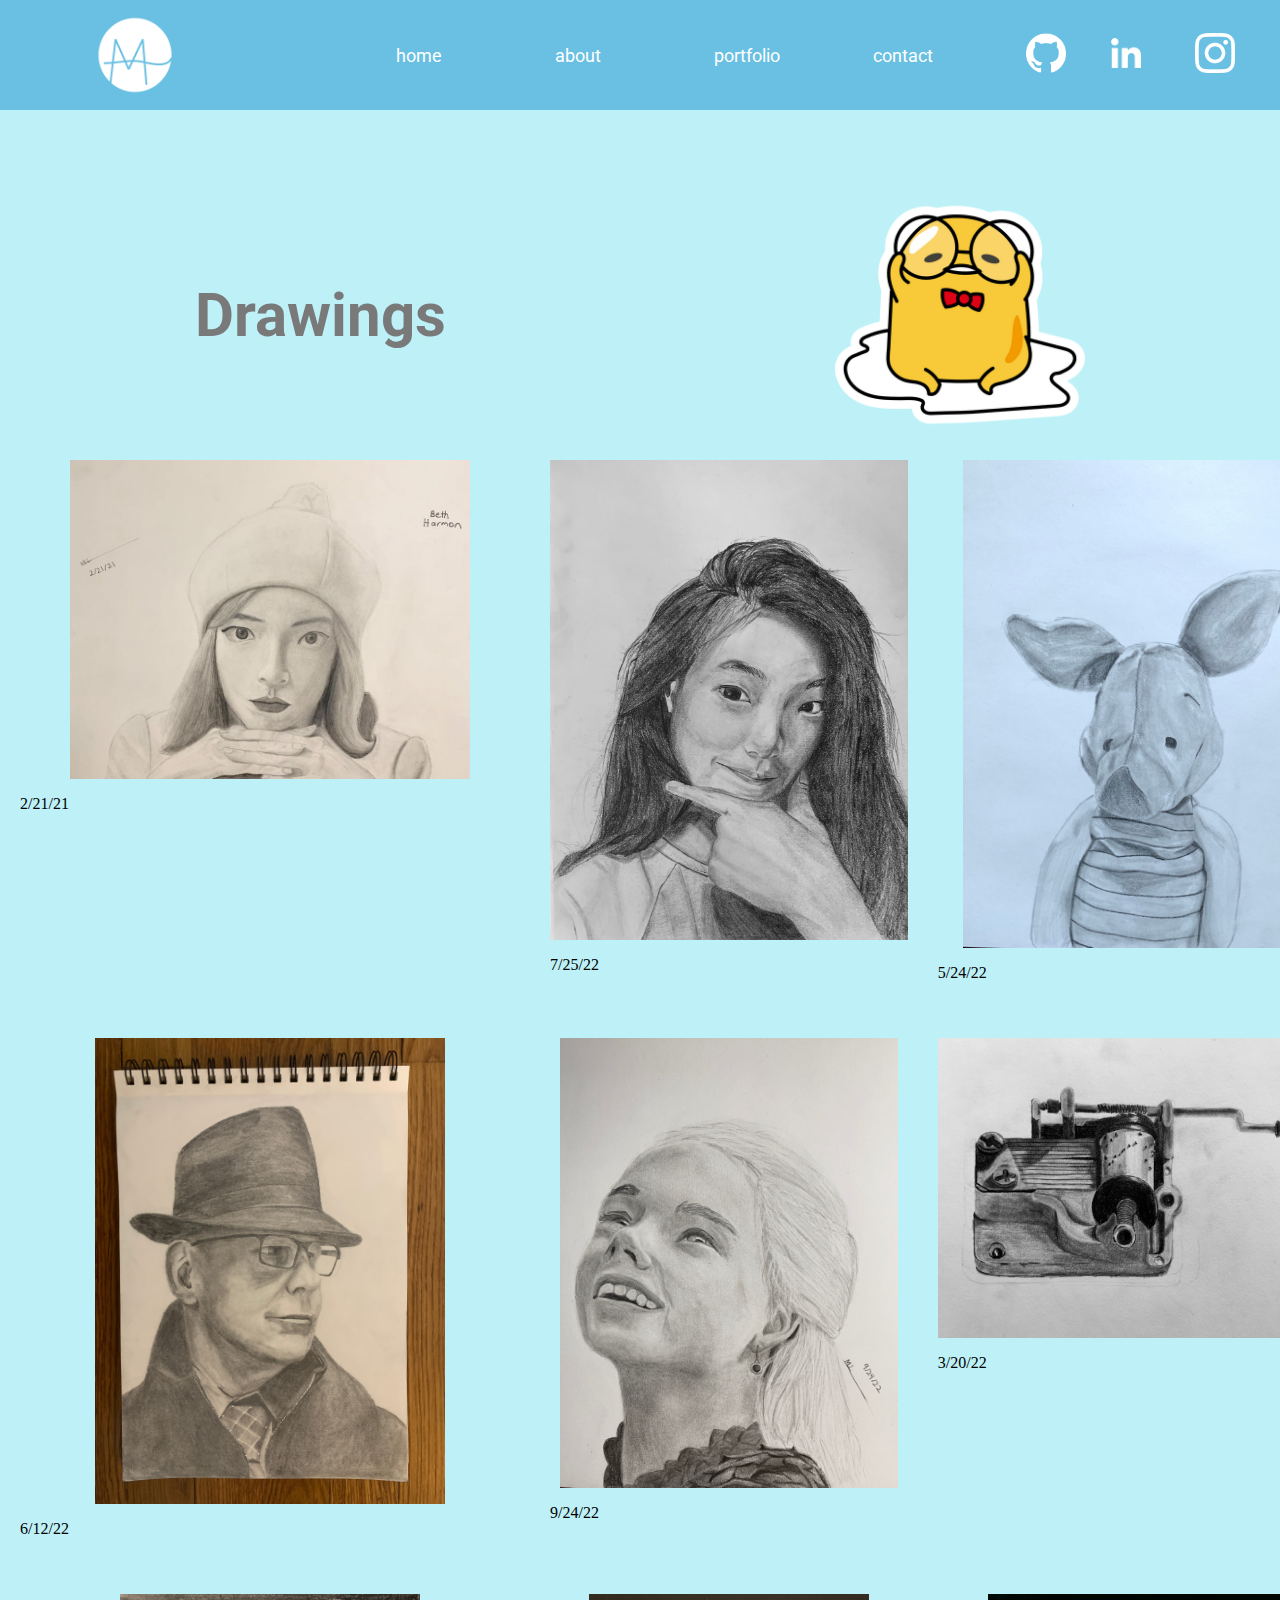
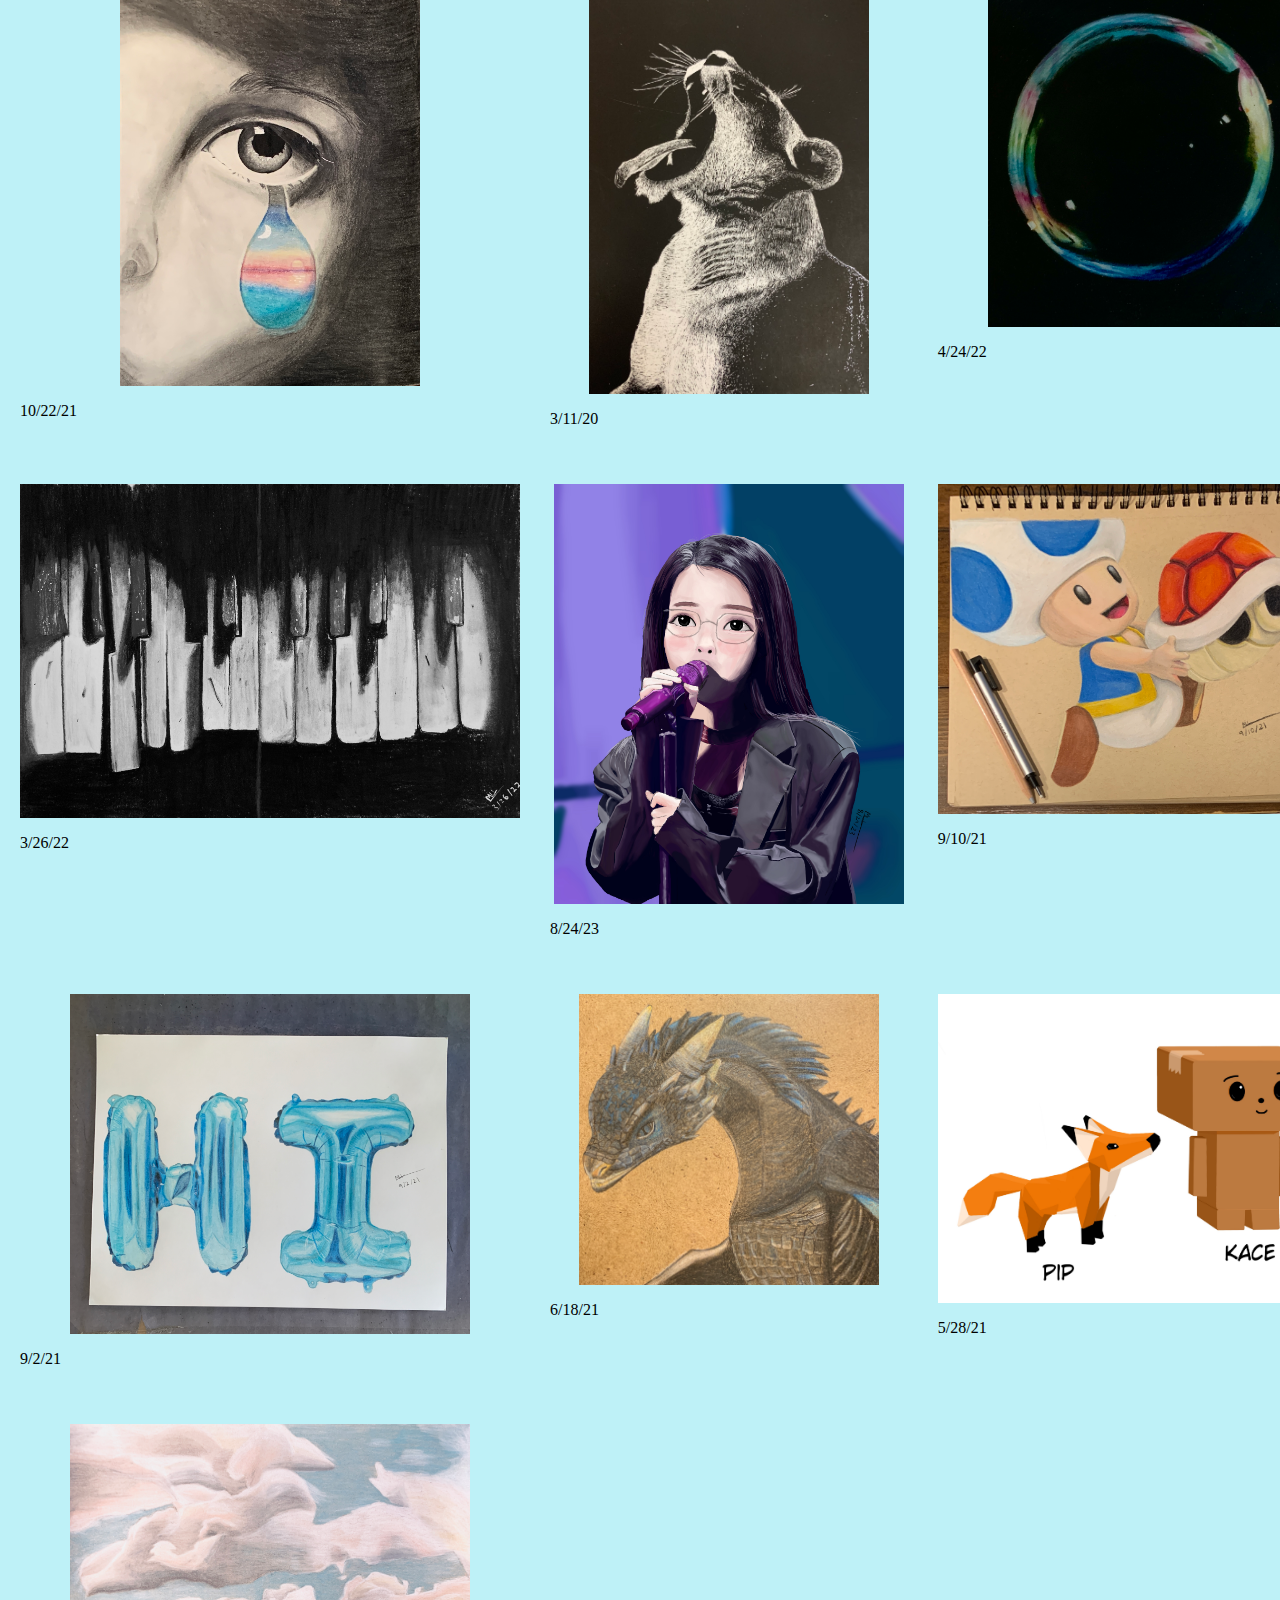
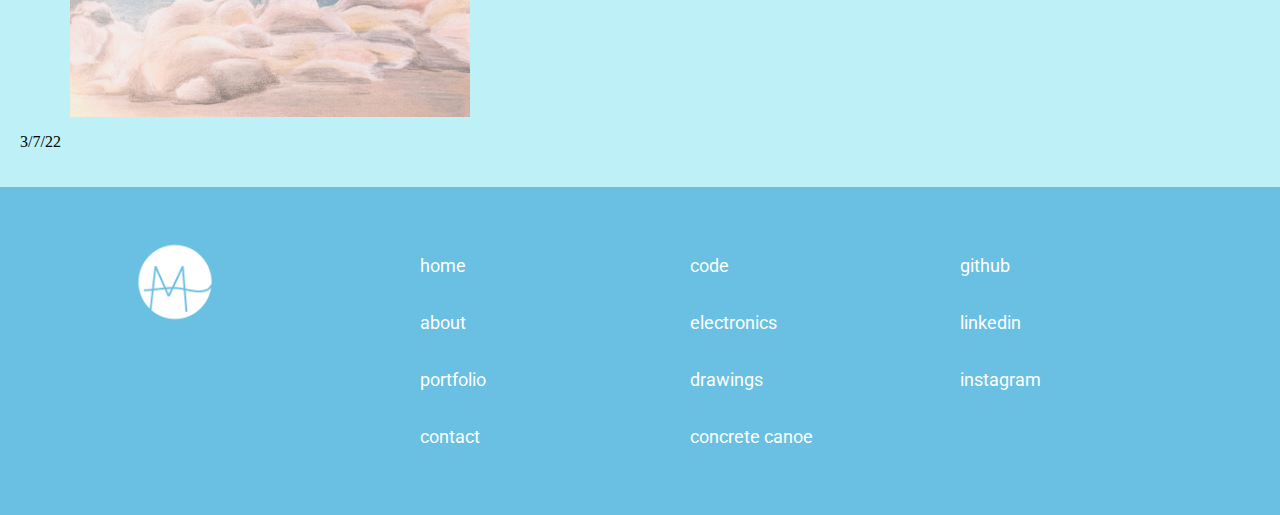
<file: portfolio/drawings.html>
<!DOCTYPE html>
<html>
  <head>
    <title>Mia Larkin | Drawings</title>
    <link rel="preconnect" href="https://fonts.googleapis.com">
    <link rel="preconnect" href="https://fonts.gstatic.com" crossorigin>
    <link href="https://fonts.googleapis.com/css2?family=Roboto:wght@400;500;700&display=swap" rel="stylesheet">
    <link rel="stylesheet" href="drawings.css">
  </head>
  <body class="body">


    <!-- 
        This creates a toolbar that sits at the header of the website
        Created using a grid 
      -->
    <div class="header">
      <div class="toolbar">
        <a href="../index.html">
          <div>
            <image class="logo" src="toolbar-images/logo.png">
          </div>
        </a>
        <a href="../index.html">
          <div>
            <button class="home-b">
              home
            </button>
          </div>
        </a>
        <a href="../about.html">
          <div>
            <button class="about-b">
              about 
            </button>
          </div>
        </a>
        <a href="../portfolio.html">
          <div>
            <button class="portfolio-b">
              portfolio
            </button>
          </div>
        </a>
        <a href="../contact.html">
          <div>
            <button class="contact-b">
              contact
            </button>
          </div>
        </a>
          <div>
            <a href="https://github.com/mialarkin14" target="_blank">
              <image class="git-logo" src="toolbar-images/git-logo.png"></image>
            </a>
          </div>
        <div>
          <a href="https://www.linkedin.com/in/mia-larkin-4885b0250/" target="_blank">
            <image class="link-logo" src="toolbar-images/link-logo.png"></image>
          </a>
        </div>
        <div>
          <a href="https://www.instagram.com/shadowillusion14/" target="_blank">
            <image class="insta-logo" src="toolbar-images/insta-logo.png"></image>
          </a>
        </div>
      </div>
    </div>



    

    <!--
      This creates the intro title to the drawings portfolio
    -->
    <div class="drawing-grid">
      <div class="drawing-title">
        <p>
          Drawings
        </p>
      </div>
      <div class="gudetama-draw">
        <image src="drawings-images/gudetama-drawing.png"></image>
      </div>
    </div>


    <!--
      This creates the drawings gallery 
    -->
    <div class="gallery">
      <div>
        <div>
          <div class="beth">
            <image src="drawings-images/beth.jpg"></image>
          </div>
          <div>
            <p class="date">
              2/21/21
            </p>
          </div>
        </div>
      </div>
      <div>
        <div class="me">
          <image src="drawings-images/me.jpg"></image>
        </div>
        <div>
          <p class="date">
            7/25/22
          </p>
        </div>
      </div>
      <div>
        <div class="piglet">
          <image src="drawings-images/piglet.jpg"></image>
        </div>
        <div>
          <p class="date">
            5/24/22
          </p>
        </div>
      </div>
      <div>
        <div class="portrait">
          <image src="drawings-images/portrait.jpg"></image>
        </div>
        <div>
          <p class="date">
            6/12/22
          </p>
        </div>
      </div>
      <div>
        <div class="house-of-dragon">
          <image src="drawings-images/house-of-dragon.jpg"></image>
        </div>
        <div>
          <p class="date">
            9/24/22
          </p>
        </div>
      </div>
      <div>
        <div class="music-box">
          <image src="drawings-images/music-box.jpg"></image> 
        </div>
        <div>
          <p class="date">
            3/20/22
          </p>
        </div>
      </div>
      <div>
        <div class="tear">
          <image src="drawings-images/tear.jpg"></image>
        </div>
        <div>
          <p class="date">
            10/22/21
          </p>
        </div>
      </div>
      <div>
        <div class="mountain-lion">
          <image src="drawings-images/mountain-lion.jpg"></image>
        </div>
        <div>
          <p class="date">
            3/11/20
          </p>
        </div>
      </div>
      <div>
        <div class="bubble">
          <image src="drawings-images/bubble.jpg"></image>
        </div>
        <div>
          <p class="date">
            4/24/22
          </p>
        </div>
      </div>
      <div>
        <div class="piano">
          <image src="drawings-images/piano.jpg"></image>
        </div>
        <div>
          <p class="date">
            3/26/22
          </p>
        </div>
      </div>
      <div>
        <div class="iu">
          <image src="drawings-images/iu.jpg"></image>
        </div>
        <div>
          <p class="date">
            8/24/23
          </p>
        </div>
      </div>
      <div>
        <div class="toad">
          <image src="drawings-images/toad.jpg"></image>
        </div>
        <div>
          <p class="date">
            9/10/21
          </p>
        </div>
      </div>
      <div>
        <div class="hi">
          <image src="drawings-images/hi.jpg"></image>
        </div>
        <div>
          <p class="date">
            9/2/21
          </p>
        </div>
      </div>
      <div>
        <div class="dragon"> 
          <image src="drawings-images/dragon.jpg"></image>
        </div>
        <div>
          <p class="date">
            6/18/21
          </p>
        </div>
      </div>
      <div>
        <div class="pip-kace">
          <image src="drawings-images/pip-kace.jpg"></image>
        </div>
        <div>
          <p class="date">
            5/28/21
          </p>
        </div>
      </div>
      <div>
        <div class="sky">
          <image src="drawings-images/sky.jpg"></image>
        </div>
        <div>
          <p class="date">
            3/7/22
          </p>
        </div>
      </div>
    </div>




     
    <!-- 
        This creates a quick-access part of the footer of the website
        Created using a grid 
      -->
    <div class="footer">
        <div class="quick-access">
          <div>
            <a href="../index.html">
              <image class="logo" src="toolbar-images/logo.png"></image>
            </a>
          </div>
          <div class="quick-links-grid">
            <div>
              <a style="text-decoration: none" href="../index.html">
                <p class="quick-link-text">
                  home
                </p>
              </a>
            </div>
            <div>
              <a style="text-decoration: none" href="code.html">
                <p class="quick-link-text">
                  code
                </p>
              </a>
            </div>
            <div>
              <a style="text-decoration: none" href="https://github.com/mialarkin14" target="_blank">
                <p class="quick-link-text">
                  github
                </p>
              </a>
            </div>
            <div>
              <a style="text-decoration: none" href="../about.html">
                <p class="quick-link-text">
                  about
                </p>
              </a>
            </div>
            <div>
              <a style="text-decoration: none" href="electronics.html">
                <p class="quick-link-text">
                  electronics
                </p>
              </a>
            </div>
            <div>
              <a style="text-decoration: none" href="https://www.linkedin.com/in/mia-larkin-4885b0250/" target="_blank">
                <p class="quick-link-text">
                  linkedin
                </p>
              </a>
            </div>
            <div>
              <a style="text-decoration: none" href="../portfolio.html">
                <p class="quick-link-text">
                  portfolio
                </p>
              </a>
            </div>
            <div>
              <a style="text-decoration: none" href="drawings.html">
                <p class="quick-link-text">
                  drawings
                </p>
              </a>
            </div>
            <div>
              <a style="text-decoration: none" href="https://www.instagram.com/shadowillusion14/" target="_blank">
                <p class="quick-link-text">
                  instagram
                </p>
              </a>
            </div>
            <div>
              <a style="text-decoration: none" href="../contact.html">
                <p class="quick-link-text">
                  contact
                </p>
              </a>
            </div>
            <div>
              <a style="text-decoration: none" href="concrete-canoe.html">
                <p class="quick-link-text">
                  concrete canoe
                </p>
              </a>
            </div>
          </div>
        </div>
      </div>
  
    </body>
  </html>
</file>
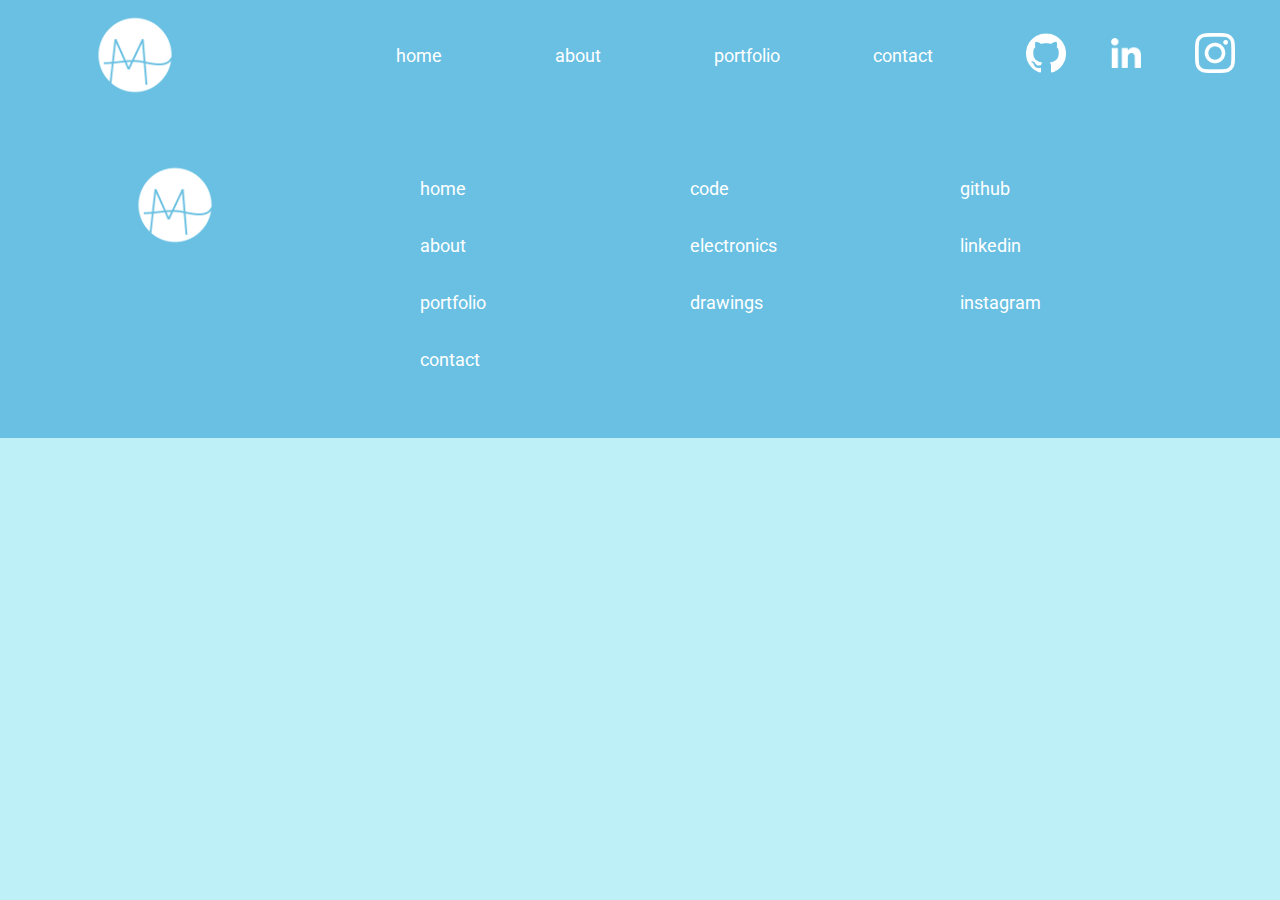
<file: portfolio/electronics.html>
<!DOCTYPE html>




<style>

/*
  Sets whole website background to be blue with no margins 
  */
  .body{
    background-color: #bef1f7;
    margin: 0;
  }
  


  /*
  Header/ Toolbar CSS
  */
    /*
    Creates a header with padding
    */
    .header{
      background-color: #69c0e2;
      padding: 10px;
    }

    /*
    Creates a toolbar using a grid that has 8 columns with certain specifications 
    */
    .toolbar{
      vertical-align: top;
      background-color: #69c0e2;
      display: grid;
      grid-template-columns: 2fr 1fr 1fr 1fr 1fr .5fr .5fr .5fr; 
      column-gap: 10px;
      justify-content: center;
      align-items: center;
    }

    /*
    Logo specifications to align it to the left 
    */
    .logo{
      vertical-align: top;
      width: 90px;
      height: 90px;
      margin-left: 80px;
      margin-right: 200px;
    }

    /*
    Outside logo specifications to align them to the right
    */
    .git-logo, .insta-logo{
      width: 40px;
      height: 40px;
    }

      /*
      Outside logo specification for Linkdin as imported image has differenet specifications than above 
      */
    .link-logo{
      width: 30px;
      height: 30px;
    }
    
    /*
    Sets toolbar buttons to have certain specifications
    */
    .home-b, .about-b, .portfolio-b, .contact-b{
      background-color: #69c0e2;
      border: none;
      color: white;
      font-family: Roboto;
      font-size: 18px;
    }

 

 /*
  Footer CSS
  */
    /*
    Creates a footer with padding
    */
    .footer{
      background-color: #69c0e2;
      padding: 50px;
    }

    /*
    Creates a quick-access using a grid  
    */
    .quick-access{
      vertical-align: top;
      background-color: #69c0e2;
      display: grid;
      grid-template-columns: 1fr 3fr; 
    }

    /*
    Creates quick-links grid
    */
    .quick-links-grid{
      display: grid;
      grid-template-columns: 1fr 1fr 1fr;
    }

    /*
    Customizes quick-link text
    */
    .quick-link-text{
      color: white;
      font-family: Roboto;
      font-size: 18px;
    }




  /*
  Changes mouse to a pointer when hovered on and underlines the text
  */
  .home-b:hover, .about-b:hover, .portfolio-b:hover, .learn-more:hover, 
  .contact-b:hover,.logo:hover, .git-logo:hover, .link-logo:hover, .insta-logo:hover,
  .thread-image:hover, .equalizer-image:hover, .movie-image:hover,
  .lmb:hover, .explore-b:hover, .experinces-button:hover, .actual-email:hover, .quick-link-text:hover{
    cursor: pointer;
    text-decoration: underline;
    transition: .15s;
  }




</style>






<html>
  <head>
    <title>Electronics</title>
    <link rel="preconnect" href="https://fonts.googleapis.com">
    <link rel="preconnect" href="https://fonts.gstatic.com" crossorigin>
    <link href="https://fonts.googleapis.com/css2?family=Roboto:wght@400;500;700&display=swap" rel="stylesheet">
  </head>
  <body class="body">


    <!-- 
        This creates a toolbar that sits at the header of the website
        Created using a grid 
      -->
    <div class="header">
      <div class="toolbar">
        <a href="../home.html">
          <div>
            <image class="logo" src="toolbar-images/logo.png">
          </div>
        </a>
        <a href="../home.html">
          <div>
            <button class="home-b">
              home
            </button>
          </div>
        </a>
        <a href="../about.html">
          <div>
            <button class="about-b">
              about 
            </button>
          </div>
        </a>
        <a href="../portfolio.html">
          <div>
            <button class="portfolio-b">
              portfolio
            </button>
          </div>
        </a>
        <a href="../contact.html">
          <div>
            <button class="contact-b">
              contact
            </button>
          </div>
        </a>
          <div>
            <a href="https://github.com/mialarkin14" target="_blank">
              <image class="git-logo" src="toolbar-images/git-logo.png"></image>
            </a>
          </div>
        <div>
          <a href="https://www.linkedin.com/in/mia-larkin-4885b0250/" target="_blank">
            <image class="link-logo" src="toolbar-images/link-logo.png"></image>
          </a>
        </div>
        <div>
          <a href="https://www.instagram.com/shadowillusion14/" target="_blank">
            <image class="insta-logo" src="toolbar-images/insta-logo.png"></image>
          </a>
        </div>
      </div>
    </div>



    




     
    <!-- 
        This creates a quick-access part of the footer of the website
        Created using a grid 
      -->
    <div class="footer">
        <div class="quick-access">
          <div>
            <a href="../home.html">
              <image class="logo" src="toolbar-images/logo.png"></image>
            </a>
          </div>
          <div class="quick-links-grid">
            <div>
              <a style="text-decoration: none" href="../home.html">
                <p class="quick-link-text">
                  home
                </p>
              </a>
            </div>
            <div>
              <a style="text-decoration: none" href="code.html">
                <p class="quick-link-text">
                  code
                </p>
              </a>
            </div>
            <div>
              <a style="text-decoration: none" href="https://github.com/mialarkin14" target="_blank">
                <p class="quick-link-text">
                  github
                </p>
              </a>
            </div>
            <div>
              <a style="text-decoration: none" href="../about.html">
                <p class="quick-link-text">
                  about
                </p>
              </a>
            </div>
            <div>
              <a style="text-decoration: none" href="electronics.html">
                <p class="quick-link-text">
                  electronics
                </p>
              </a>
            </div>
            <div>
              <a style="text-decoration: none" href="https://www.linkedin.com/in/mia-larkin-4885b0250/" target="_blank">
                <p class="quick-link-text">
                  linkedin
                </p>
              </a>
            </div>
            <div>
              <a style="text-decoration: none" href="../portfolio.html">
                <p class="quick-link-text">
                  portfolio
                </p>
              </a>
            </div>
            <div>
              <a style="text-decoration: none" href="drawings.html">
                <p class="quick-link-text">
                  drawings
                </p>
              </a>
            </div>
            <div>
              <a style="text-decoration: none" href="https://www.instagram.com/shadowillusion14/" target="_blank">
                <p class="quick-link-text">
                  instagram
                </p>
              </a>
            </div>
            <div>
              <a style="text-decoration: none" href="../contact.html">
                <p class="quick-link-text">
                  contact
                </p>
              </a>
            </div>
          </div>
        </div>
      </div>
  
    </body>
  </html>
</file>
<file: about.css>
/*
Stylesheet for the about page CSS
*/  




/*
Sets whole website background to be blue with no margins 
*/
.body{
background-color: #bef1f7;
margin: 0;
}



/*
Header/ Toolbar CSS
*/
/*
Creates a header with padding
*/
.header{
    background-color: #69c0e2;
    padding: 10px;
}

/*
Creates a toolbar using a grid that has 8 columns with certain specifications 
*/
.toolbar{
    vertical-align: top;
    background-color: #69c0e2;
    display: grid;
    grid-template-columns: 2fr 1fr 1fr 1fr 1fr .5fr .5fr .5fr; 
    column-gap: 10px;
    justify-content: center;
    align-items: center;
}

/*
Logo specifications to align it to the left 
*/
.logo{
    vertical-align: top;
    width: 90px;
    height: 90px;
    margin-left: 80px;
    margin-right: 200px;
}

/*
Outside logo specifications to align them to the right
*/
.git-logo, .insta-logo{
    width: 40px;
    height: 40px;
}

    /*
    Outside logo specification for Linkdin as imported image has differenet specifications than above 
    */
.link-logo{
    width: 30px;
    height: 30px;
}

/*
Sets toolbar buttons to have certain specifications
*/
.home-b, .about-b, .portfolio-b, .contact-b{
    background-color: #69c0e2;
    border: none;
    color: white;
    font-family: Roboto;
    font-size: 18px;
}



/*
About introduction CSS
*/

/*
Uses flexbox to center
*/
.about-intro{
    display: flex;
    align-items: center;
    justify-content: center;
}

/*
Creates a grid for the about me 
*/
.about-intro-grid{
    display: grid;
    grid-template-columns: 1fr 1fr;
    margin-left: 100px;
    margin-right: 100px;
    column-gap: 60px;
    padding: 70px;
}

/*
Creates a vertical grid
*/
.vert-about-grid{
    display: grid;
    grid-template-columns: 1fr;
    margin-right: 0px;
}


/*
Customizes the div for the image
*/
.abt-imag{
    margin-bottom: 0px;
}

/*
Customizes image
*/
.about-image{
    width: 550px;
    height: 450px;
    object-fit: cover;
    vertical-align: bottom;
}

/*
Customizes the about title
*/
.about-title{
    width: 200px;
    font-family: Roboto;
    font-size: 50px;
    color: #5b5b5b;
    font-weight: bold;
    margin-bottom: 10px;
    margin-top: 100px;
}

/*
Customizes the about blurb
*/
.about-blurb{
    width: 420px;
    font-family: Roboto;
    font-size: 25px;
    color: #797979;
    font-weight: 500;
    margin-bottom: 0px;
}

/*
Customizes about summary
*/
.about-summary{
    width: 450px;
    font-family: Roboto;
    font-size: 23px;
    color: #797979;
    font-weight: 200;
    margin-right: 50px;
}






/*
Fun Images CSS
*/  
/*
Sets background to a different color
*/ 
.fun-images{
    padding: 50px;
    margin-bottom: 80px;
    display: flex;
    align-items: center;
    justify-content: center;
}


/*
Uses a grid
*/
.fun-images-grid{
    display: grid;
    grid-template-columns: 1fr 1fr 1fr 1fr 1fr 1fr;
    column-gap: 10px;
}

/*
Customizes images
*/
.fun-image{
    width: 200px;
    height: 150px;
    object-fit: cover;
    padding: 10px;
    background-color: #ddfbff;
    border-radius: 8px;
}
/*
Individually change one image
*/
.fun-image-me{
    width: 200px;
    height: 150px;
    object-fit: cover;
    object-position: top;
    padding: 10px;
    background-color: #ddfbff;
    border-radius: 8px;
}






/*
Timeline CSS
*/
/*
Timeline title
*/
.timeline-title{
    position: absolute;
    top: -180px;
    transform: translateX(50%);
}
.timeline-title p{
    font-family: Roboto;
    font-size: 40px;
    color: #000000;
    font-weight: 500;
    width: 500px;
}

/*
Customizing the timeline's container
*/
.timeline-container{
    min-height: 100%;
    display: flex;
    align-items: center;
    justify-content: center;
    padding-top: 230px;
    padding-bottom: 130px;
    background-color: #8edfff;
}

/*
Customize actual timeline
*/
.timeline{
    width: 80%;
    height: auto;
    max-width: 800px;
    margin: 0 auto;
    position: relative;
}

/*
Customizing timeline unordered list
*/
.timeline ul{
    list-style: none;
}

/*
Customizing the timeline's list items
*/
.timeline ul li{
    padding: 20px;
    background-color: #dbfbfd;
    font-family: Roboto;
    color: black;
    border-radius: 12px;
    margin-bottom: 20px;
}

/*
Customizing the headers of the timeline
*/
.title{
    font-size: 24px;
    margin: 0px;
    font-weight: 500;
    color: #5b5b5b; 
}

/*
Customize the date of the timeline
*/
.date{
    font-size: 19px;
    color: #262626;
}
.timeline-info .date{
    position: absolute;
    top: -50px;
}

/*
Customizing the information in the timeline
*/
.paragraph{
    font-size: 17px;
    color: #5b5b5b
}

/*
Creating timeline shape
*/
.timeline ul li{
    width: 50%;
    margin-bottom: 50px;
    position: relative;
}

/*
Seting even list items to the right and odd list items to the left
*/
.timeline ul li:nth-child(odd){
    float: left;
    clear: right;
    transform: translateX(-140px);
    border-radius: 20px 0px 20px 20px;
}
.timeline ul li:nth-child(even){
    float: right;
    clear: left;
    transform: translateX(100px);
    border-radius: 0px 20px 20px 20px;
}

/*
Creating center line of timeline
*/
.timeline::before{
    content: '';
    position: absolute;
    height: 100%;
    width: 2px;
    left: 50%;
    transform: translateX(-50%);
    background-color: black;

}

/*
Adds circles to the timeline
*/
.timeline ul li::after{
    content: '';
    position: absolute;
    height: 20px;
    width: 20px;
    background-color: black;
    border-radius: 50%;
    top: 0;
}

/*
Set the odd circles to the right side
*/
.timeline ul li:nth-child(odd)::after{
    transform: translate(50%, -50%);
    right: -80px;
}

/*
Set the even circles to the left side
*/
.timeline ul li:nth-child(even)::after{
    transform: translate(-50%, -50%);
    left: -80px;
}

/*
Change circle color when hover
*/
.timeline ul li:hover:after{
    background-color: #60b8dc;
}












/*
Brain Infographic CSS
*/
/*
Customizes text for infographic in a flexbox to center it
*/
.brain-text{
    display: flex;
    justify-content: center;
    align-items: center;
    background-color: #ddfbff;
    padding: 20px;
}

/*
Customzies text
*/
.actual-brain-text{
    width: 600px;
    font-family: Roboto;
    font-size: 40px;
    color: black;
    font-weight: 700;
    margin-bottom: 10px;
    margin-top: 100px;
    text-align: center;
}


/*
Customize image to fit width of screen using flex box and centers it
*/
.brain {
    display: flex;
    background-color: #ddfbff;
    justify-content: center;
    align-items: center;
    overflow: hidden
}

/*
Customizes image to a certain width
*/
.brain img{
    width: 1000px;
    margin-bottom: 50px;
}






/*
Footer CSS
*/
/*
Creates a footer with padding
*/
.footer{
    background-color: #69c0e2;
    padding: 50px;
}

/*
Creates a quick-access using a grid  
*/
.quick-access{
    vertical-align: top;
    background-color: #69c0e2;
    display: grid;
    grid-template-columns: 1fr 3fr; 
}

/*
Creates quick-links grid
*/
.quick-links-grid{
    display: grid;
    grid-template-columns: 1fr 1fr 1fr;
}

/*
Customizes quick-link text
*/
.quick-link-text{
    color: white;

    font-family: Roboto;
    font-size: 18px;
}




/*
Changes mouse to a pointer when hovered on and underlines the text
*/
.home-b:hover, .about-b:hover, .portfolio-b:hover, .learn-more:hover, 
.contact-b:hover,.logo:hover, .git-logo:hover, .link-logo:hover, .insta-logo:hover,
.thread-image:hover, .equalizer-image:hover, .movie-image:hover,
.lmb:hover, .explore-b:hover, .experinces-button:hover, .actual-email:hover, .quick-link-text:hover{
cursor: pointer;
text-decoration: underline;
transition: .15s;
}
</file>
<file: contact.css>
/*
  Sets whole website background to be blue with no margins 
  */
  .body{
    background-color: #bef1f7;
    margin: 0;
  }
  


  /*
  Header/ Toolbar CSS
  */
    /*
    Creates a header with padding
    */
    .header{
      background-color: #69c0e2;
      padding: 10px;
    }

    /*
    Creates a toolbar using a grid that has 8 columns with certain specifications 
    */
    .toolbar{
      vertical-align: top;
      background-color: #69c0e2;
      display: grid;
      grid-template-columns: 2fr 1fr 1fr 1fr 1fr .5fr .5fr .5fr; 
      column-gap: 10px;
      justify-content: center;
      align-items: center;
    }

    /*
    Logo specifications to align it to the left 
    */
    .logo{
      vertical-align: top;
      width: 90px;
      height: 90px;
      margin-left: 80px;
      margin-right: 200px;
    }

    /*
    Outside logo specifications to align them to the right
    */
    .git-logo, .insta-logo{
      width: 40px;
      height: 40px;
    }

      /*
      Outside logo specification for Linkdin as imported image has differenet specifications than above 
      */
    .link-logo{
      width: 30px;
      height: 30px;
    }
    
    /*
    Sets toolbar buttons to have certain specifications
    */
    .home-b, .about-b, .portfolio-b, .contact-b{
      background-color: #69c0e2;
      border: none;
      color: white;
      font-family: Roboto;
      font-size: 18px;
    }

 




/*
Customizes the intro of the concrete canoe page
*/
    .contact-intro{
        display: grid;
        grid-template-columns: 1fr 1fr;
        padding-top: 80px;
    }

    /*
    Centers objects using a flexbox
    */
    .intro-text, .gud-contact{
        display: flex;
        justify-content: center;
        align-items: center;
    }


    /*
    Customizes the title
    */
    .intro-text p{
        font-family: Roboto;
        font-size: 60px;
        color: #797979;
        font-weight: bold;
    }

    /*
    Customizes the gudetama
    */
    .gud-contact img{
        width: 180px;
    }






/*
CSS for actual contact information
*/
    /*
    Creates a grid
    */
    .contact{
        display: grid;
        grid-template-columns: 1fr 3fr;
        padding-left: 120px;
        padding-right: 120px;
        padding-bottom: 120px;
        column-gap: 80px;
    }

    /*
    Align the text
    */
    .contact-text{
        margin-top: 10%;
    }
    
    /*
    Customizes text
    */
    .contact-text p1{
        font-family: Roboto;
        font-size: 30px;
        font-weight: 500;
    }
    .contact-text p{
        font-family: Roboto;
        font-size: 20px;
        margin-top: 50px;
    }
    .contact-text p2{
        font-family: Roboto;
        font-size: 20px;
    }

    /*
    Customizes image
    */
    .contact-img img{
        padding: 10px;
        background-color: #ddfbff;
        border-radius: 15px;
    }















 /*
  Footer CSS
  */
    /*
    Creates a footer with padding
    */
    .footer{
      background-color: #69c0e2;
      padding: 50px;
    }

    /*
    Creates a quick-access using a grid  
    */
    .quick-access{
      vertical-align: top;
      background-color: #69c0e2;
      display: grid;
      grid-template-columns: 1fr 3fr; 
    }

    /*
    Creates quick-links grid
    */
    .quick-links-grid{
      display: grid;
      grid-template-columns: 1fr 1fr 1fr;
    }

    /*
    Customizes quick-link text
    */
    .quick-link-text{
      color: white;
      font-family: Roboto;
      font-size: 18px;
    }




  /*
  Changes mouse to a pointer when hovered on and underlines the text
  */
  .home-b:hover, .about-b:hover, .portfolio-b:hover, .learn-more:hover, 
  .contact-b:hover,.logo:hover, .git-logo:hover, .link-logo:hover, .insta-logo:hover,
  .thread-image:hover, .equalizer-image:hover, .movie-image:hover,
  .lmb:hover, .explore-b:hover, .experinces-button:hover, .actual-email:hover, .quick-link-text:hover{
    cursor: pointer;
    text-decoration: underline;
    transition: .15s;
  }
</file>
<file: portfolio.css>
/*
Stylesheet for the portfolio page CSS
*/


/*
  Sets whole website background to be blue with no margins 
  */
  .body{
    background-color: #bef1f7;
    margin: 0;
  }
  


  /*
  Header/ Toolbar CSS
  */
    /*
    Creates a header with padding
    */
    .header{
      background-color: #69c0e2;
      padding: 10px;
    }

    /*
    Creates a toolbar using a grid that has 8 columns with certain specifications 
    */
    .toolbar{
      vertical-align: top;
      background-color: #69c0e2;
      display: grid;
      grid-template-columns: 2fr 1fr 1fr 1fr 1fr .5fr .5fr .5fr; 
      column-gap: 10px;
      justify-content: center;
      align-items: center;
    }

    /*
    Logo specifications to align it to the left 
    */
    .logo{
      vertical-align: top;
      width: 90px;
      height: 90px;
      margin-left: 80px;
      margin-right: 200px;
    }

    /*
    Outside logo specifications to align them to the right
    */
    .git-logo, .insta-logo{
      width: 40px;
      height: 40px;
    }

      /*
      Outside logo specification for Linkdin as imported image has differenet specifications than above 
      */
    .link-logo{
      width: 30px;
      height: 30px;
    }
    
    /*
    Sets toolbar buttons to have certain specifications
    */
    .home-b, .about-b, .portfolio-b, .contact-b{
      background-color: #69c0e2;
      border: none;
      color: white;
      font-family: Roboto;
      font-size: 18px;
    }

 













/*
  Portfolio Grid CSS
*/

/*
Adds padding to the container
*/
.portfolio-container{
  padding: 120px;
}

/*
Customizes the portfolio title
*/
.portfolio-title p{
  font-family: Roboto;
  font-size: 60px;
  color: #797979;
  font-weight: bold;
}


/*
Creates the grid with 2 columns
*/
.portfolio-grid{
  display: grid;
  grid-template-columns: 1fr 1fr;
  column-gap: 40px;
}

/*
Sets the folder images and text to be centered using a flexbox
*/
.folder-image, .portfolio-title, .folder-titles{
  display: flex;
  justify-content: center;
  align-items: center;
}

/*
Customizes the folder images
*/
.folder-image img{
  width: 400px;
}

/*
Customizes the folder text
*/
.folder-titles{
  font-family: Roboto;
  font-size: 30px;
  color: #797979;
}

.folder-titles:hover{
  cursor: pointer;
  text-decoration: underline;
  transition: .15s;
}











 /*
  Footer CSS
  */
    /*
    Creates a footer with padding
    */
    .footer{
      background-color: #69c0e2;
      padding: 50px;
    }

    /*
    Creates a quick-access using a grid  
    */
    .quick-access{
      vertical-align: top;
      background-color: #69c0e2;
      display: grid;
      grid-template-columns: 1fr 3fr; 
    }

    /*
    Creates quick-links grid
    */
    .quick-links-grid{
      display: grid;
      grid-template-columns: 1fr 1fr 1fr;
    }

    /*
    Customizes quick-link text
    */
    .quick-link-text{
      color: white;
      font-family: Roboto;
      font-size: 18px;
    }




  /*
  Changes mouse to a pointer when hovered on and underlines the text
  */
  .home-b:hover, .about-b:hover, .portfolio-b:hover, .learn-more:hover, 
  .contact-b:hover,.logo:hover, .git-logo:hover, .link-logo:hover, .insta-logo:hover,
  .thread-image:hover, .equalizer-image:hover, .movie-image:hover,
  .lmb:hover, .explore-b:hover, .experinces-button:hover, .actual-email:hover, .quick-link-text:hover{
    cursor: pointer;
    text-decoration: underline;
    transition: .15s;
  }
</file>
<file: portfolio/code.css>
/*
Stylesheet for the code portfolio page CSS
*/






/*
  Sets whole website background to be blue with no margins 
  */
  .body{
    background-color: #bef1f7;
    margin: 0;
  }
  


  /*
  Header/ Toolbar CSS
  */
    /*
    Creates a header with padding
    */
    .header{
      background-color: #69c0e2;
      padding: 10px;
    }

    /*
    Creates a toolbar using a grid that has 8 columns with certain specifications 
    */
    .toolbar{
      vertical-align: top;
      background-color: #69c0e2;
      display: grid;
      grid-template-columns: 2fr 1fr 1fr 1fr 1fr .5fr .5fr .5fr; 
      column-gap: 10px;
      justify-content: center;
      align-items: center;
    }

    /*
    Logo specifications to align it to the left 
    */
    .logo{
      vertical-align: top;
      width: 90px;
      height: 90px;
      margin-left: 80px;
      margin-right: 200px;
    }

    /*
    Outside logo specifications to align them to the right
    */
    .git-logo, .insta-logo{
      width: 40px;
      height: 40px;
    }

      /*
      Outside logo specification for Linkdin as imported image has differenet specifications than above 
      */
    .link-logo{
      width: 30px;
      height: 30px;
    }
    
    /*
    Sets toolbar buttons to have certain specifications
    */
    .home-b, .about-b, .portfolio-b, .contact-b{
      background-color: #69c0e2;
      border: none;
      color: white;
      font-family: Roboto;
      font-size: 18px;
    }

 



/*
Code section CSS
*/
    /*
    Customizes the intro of the code page
    */
    .code-intro{
        display: grid;
        grid-template-columns: 1fr 1fr;
    }

    /*
    Centers objects using a flexbox
    */
    .code-title, .gudetama-code{
        display: flex;
        justify-content: center;
        align-items: center;
    }


    /*
    Customizes the title
    */
    .code-title p{
        font-family: Roboto;
        font-size: 60px;
        color: #797979;
        font-weight: bold;
    }








 /*
  Footer CSS
  */
    /*
    Creates a footer with padding
    */
    .footer{
      background-color: #69c0e2;
      padding: 50px;
    }

    /*
    Creates a quick-access using a grid  
    */
    .quick-access{
      vertical-align: top;
      background-color: #69c0e2;
      display: grid;
      grid-template-columns: 1fr 3fr; 
    }

    /*
    Creates quick-links grid
    */
    .quick-links-grid{
      display: grid;
      grid-template-columns: 1fr 1fr 1fr;
    }

    /*
    Customizes quick-link text
    */
    .quick-link-text{
      color: white;
      font-family: Roboto;
      font-size: 18px;
    }




  /*
  Changes mouse to a pointer when hovered on and underlines the text
  */
  .home-b:hover, .about-b:hover, .portfolio-b:hover, .learn-more:hover, 
  .contact-b:hover,.logo:hover, .git-logo:hover, .link-logo:hover, .insta-logo:hover,
  .thread-image:hover, .equalizer-image:hover, .movie-image:hover,
  .lmb:hover, .explore-b:hover, .experinces-button:hover, .actual-email:hover, .quick-link-text:hover{
    cursor: pointer;
    text-decoration: underline;
    transition: .15s;
  }
</file>
<file: portfolio/concrete-canoe.css>
/*
Stylesheet for the concrete-canoe portfolio page CSS
*/




/*
  Sets whole website background to be blue with no margins 
  */
  .body{
    background-color: #bef1f7;
    margin: 0;
  }
  


  /*
  Header/ Toolbar CSS
  */
    /*
    Creates a header with padding
    */
    .header{
      background-color: #69c0e2;
      padding: 10px;
    }

    /*
    Creates a toolbar using a grid that has 8 columns with certain specifications 
    */
    .toolbar{
      vertical-align: top;
      background-color: #69c0e2;
      display: grid;
      grid-template-columns: 2fr 1fr 1fr 1fr 1fr .5fr .5fr .5fr; 
      column-gap: 10px;
      justify-content: center;
      align-items: center;
    }

    /*
    Logo specifications to align it to the left 
    */
    .logo{
      vertical-align: top;
      width: 90px;
      height: 90px;
      margin-left: 80px;
      margin-right: 200px;
    }

    /*
    Outside logo specifications to align them to the right
    */
    .git-logo, .insta-logo{
      width: 40px;
      height: 40px;
    }

      /*
      Outside logo specification for Linkdin as imported image has differenet specifications than above 
      */
    .link-logo{
      width: 30px;
      height: 30px;
    }
    
    /*
    Sets toolbar buttons to have certain specifications
    */
    .home-b, .about-b, .portfolio-b, .contact-b{
      background-color: #69c0e2;
      border: none;
      color: white;
      font-family: Roboto;
      font-size: 18px;
    }
















/*
Customizes the intro of the concrete canoe page
*/
    .concrete-canoe-intro{
        display: grid;
        grid-template-columns: 1fr 1fr;
        padding-top: 80px;
    }

    /*
    Centers objects using a flexbox
    */
    .intro-text, .scarf{
        display: flex;
        justify-content: center;
        align-items: center;
    }


    /*
    Customizes the title
    */
    .intro-text p{
        font-family: Roboto;
        font-size: 60px;
        color: #797979;
        font-weight: bold;
    }

    /*
    Customizes the gudetama
    */
    .scarf img{
        width: 250px;
    }














/*
CSS for what is section 
*/
    /*
    Set up a grid
    */
    .what-is{
        display: grid;
        grid-template-columns: 1fr 2fr;
        padding: 80px;
        column-gap: 80px;
    }
    
    /*
    Customizes the intro blurb
    */
    .blurb p{
        font-family: Roboto;
        font-size: 30px;
        color: #797979;
        margin-left: 15%;
    }

    /*
    Customizes inforgrahic section
    */
    .infographic img{
        width: 800px;
    }
    .infographic p{
        font-family: Roboto;
        font-size: 22px;
        color: #797979;
    }












/*
CSS for my involvement section
*/
    /*
    Sets background color
    */
    .my-involvement{
        background-color: #ddfbff;
    }

    /*
    Set up as a grid with three columns
    */
    .grid{
        display: grid;
        grid-template-columns: 1fr 1fr 1fr;
        padding-left: 5%;
        padding-right: 5%;
        padding-top: 150px;
        column-gap: 30px;
        row-gap: 50px;

    }

    /*
    Customizes each image
    */
    .demolding img, .newsletter img, .mixing img, .sticker img, .mold img, .shell img, .cover img{
        width: 400px;
        padding: 10px;
        background-color: #ffffff;
        border-radius: 15px;
    }

    /*
    Sets each image to the center
    */
    .demolding, .newsletter, .mixing, .sticker, .mold, .shell, .cover{
        display: flex;
        justify-content: center;
        align-items: center;
    }

    /*
    Customizes text
    */
    .my-involvement-text p{
        font-family: Roboto;
        font-size: 35px;
        font-weight: 500;
    }
    .my-involvement-text p1{
        font-family: Roboto;
        font-size: 30px;
    }
    .my-involvement-text p2{
        font-family: Roboto;
        font-size: 22px;
    }









/*
CSS Future Section
*/
    /*
    Give the section padding
    */
    .future{
        padding-left: 100px;
        padding-right: 100px;
        padding-bottom: 150px;
    }

    /*
    Customize text
    */
    .future p{
        font-family: Roboto;
        font-size: 35px;
        font-weight: 500;
    }
    .future p1{
        font-family: Roboto;
        font-size: 30px;
    }









/*
CSS Closing Section
*/
    /*
    Sets the last image to be in a flexbox
    */
    .closing-image{
        display: flex;
        justify-content: center;
        align-items: center;
        padding-top: 150px;
        padding-bottom: 150px;
    }

    /*
    Customizes actual image
    */
    .closing-image img{
        width: 1300px;
    }





 /*
  Footer CSS
  */
    /*
    Creates a footer with padding
    */
    .footer{
      background-color: #69c0e2;
      padding: 50px;
    }

    /*
    Creates a quick-access using a grid  
    */
    .quick-access{
      vertical-align: top;
      background-color: #69c0e2;
      display: grid;
      grid-template-columns: 1fr 3fr; 
    }

    /*
    Creates quick-links grid
    */
    .quick-links-grid{
      display: grid;
      grid-template-columns: 1fr 1fr 1fr;
    }

    /*
    Customizes quick-link text
    */
    .quick-link-text{
      color: white;
      font-family: Roboto;
      font-size: 18px;
    }




  /*
  Changes mouse to a pointer when hovered on and underlines the text
  */
  .home-b:hover, .about-b:hover, .portfolio-b:hover, .learn-more:hover, 
  .contact-b:hover,.logo:hover, .git-logo:hover, .link-logo:hover, .insta-logo:hover,
  .thread-image:hover, .equalizer-image:hover, .movie-image:hover,
  .lmb:hover, .explore-b:hover, .experinces-button:hover, .actual-email:hover, .quick-link-text:hover{
    cursor: pointer;
    text-decoration: underline;
    transition: .15s;
  }
</file>
<file: portfolio/drawings.css>
/*
Stylesheet for the drawing portfolio page CSS
*/




/*
  Sets whole website background to be blue with no margins 
  */
  .body{
    background-color: #bef1f7;
    margin: 0;
  }
  


  /*
  Header/ Toolbar CSS
  */
    /*
    Creates a header with padding
    */
    .header{
      background-color: #69c0e2;
      padding: 10px;
    }

    /*
    Creates a toolbar using a grid that has 8 columns with certain specifications 
    */
    .toolbar{
      vertical-align: top;
      background-color: #69c0e2;
      display: grid;
      grid-template-columns: 2fr 1fr 1fr 1fr 1fr .5fr .5fr .5fr; 
      column-gap: 10px;
      justify-content: center;
      align-items: center;
    }

    /*
    Logo specifications to align it to the left 
    */
    .logo{
      vertical-align: top;
      width: 90px;
      height: 90px;
      margin-left: 80px;
      margin-right: 200px;
    }

    /*
    Outside logo specifications to align them to the right
    */
    .git-logo, .insta-logo{
      width: 40px;
      height: 40px;
    }

      /*
      Outside logo specification for Linkdin as imported image has differenet specifications than above 
      */
    .link-logo{
      width: 30px;
      height: 30px;
    }
    
    /*
    Sets toolbar buttons to have certain specifications
    */
    .home-b, .about-b, .portfolio-b, .contact-b{
      background-color: #69c0e2;
      border: none;
      color: white;
      font-family: Roboto;
      font-size: 18px;
    }

 




/*
Drawing section CSS
*/
    /*
    Customizes the intro of the drawing page
    */
    .drawing-grid{
        display: grid;
        grid-template-columns: 1fr 1fr;
        padding-top: 80px;
    }

    /*
    Centers objects using a flexbox
    */
    .drawing-title, .gudetama-draw{
        display: flex;
        justify-content: center;
        align-items: center;
    }


    /*
    Customizes the title
    */
    .drawing-title p{
        font-family: Roboto;
        font-size: 60px;
        color: #797979;
        font-weight: bold;
    }

    /*
    Customizes the gudetama
    */
    .gudetama-draw img{
        width: 250px;
    }







/*
Gallery section CSS
*/
    /*
    Sets gallery to be a 3 column grid
    */
    .gallery{
      display: grid;
      grid-template-columns: 1fr 1fr 1fr;
      padding: 20px;
      row-gap: 40px;
      column-gap: 30px;
    }

    
    /*
    Center the images in their div using a flexbox
    */
    .beth, .hi, .toad, .sky, .pip-kace, .iu, .tear, .music-box, .dragon, .bubble,
    .me, .piano, .piglet, .portrait, .house-of-dragon, .mountain-lion{
      display: flex;
      justify-content: center;
      align-items: center;
    }

    
    /*
    Customizes each image
    */
    .beth img, .hi img, .toad img, .sky img, .pip-kace img, .music-box img{
      width: 400px;
    }
    .iu img{
      width: 350px;
    }
    .dragon img, .bubble img{
      width: 300px;
    }
    .me img{      
      height: 480px;     
    }
    .piano img{
      width: 500px;     
    }
    .piglet img{
      width: 350px;
    }
    .portrait img{
      width: 350px;     
    }
    .house-of-dragon img{
      height: 450px;
    }
    .mountain-lion img{
      height: 400px;      
    }
    .tear img{
      width: 300px;
    }
  











 /*
  Footer CSS
  */
    /*
    Creates a footer with padding
    */
    .footer{
      background-color: #69c0e2;
      padding: 50px;
    }

    /*
    Creates a quick-access using a grid  
    */
    .quick-access{
      vertical-align: top;
      background-color: #69c0e2;
      display: grid;
      grid-template-columns: 1fr 3fr; 
    }

    /*
    Creates quick-links grid
    */
    .quick-links-grid{
      display: grid;
      grid-template-columns: 1fr 1fr 1fr;
    }

    /*
    Customizes quick-link text
    */
    .quick-link-text{
      color: white;
      font-family: Roboto;
      font-size: 18px;
    }




  /*
  Changes mouse to a pointer when hovered on and underlines the text
  */
  .home-b:hover, .about-b:hover, .portfolio-b:hover, .learn-more:hover, 
  .contact-b:hover,.logo:hover, .git-logo:hover, .link-logo:hover, .insta-logo:hover,
  .thread-image:hover, .equalizer-image:hover, .movie-image:hover,
  .lmb:hover, .explore-b:hover, .experinces-button:hover, .actual-email:hover, .quick-link-text:hover{
    cursor: pointer;
    text-decoration: underline;
    transition: .15s;
  }
</file>
